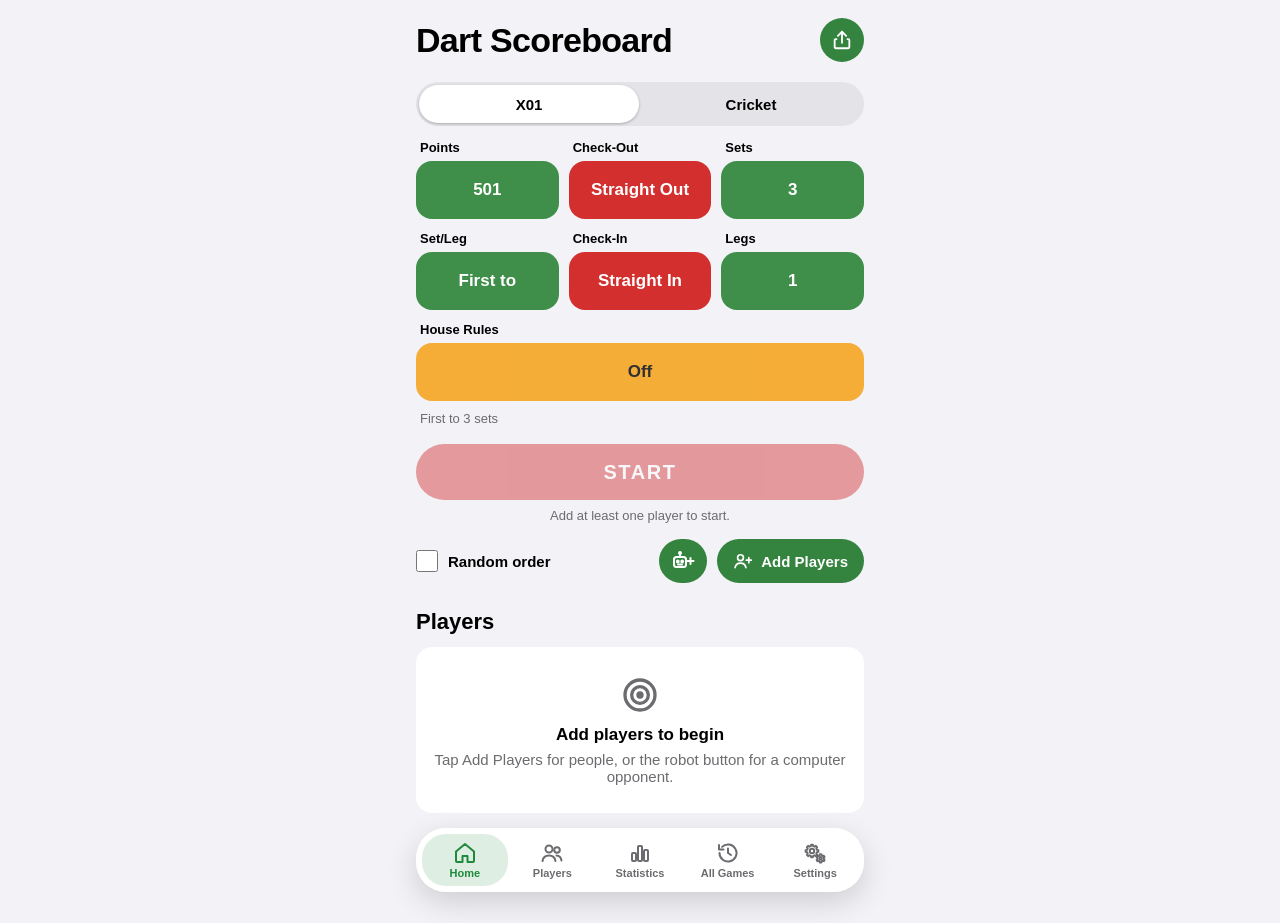
<file: index.html>
<!doctype html>
<html lang="en">
<head>
<meta charset="utf-8">
<meta name="viewport" content="width=device-width, initial-scale=1, viewport-fit=cover">
<meta name="theme-color" content="#000000">
<meta name="apple-mobile-web-app-capable" content="yes">
<meta name="mobile-web-app-capable" content="yes">
<meta name="apple-mobile-web-app-status-bar-style" content="black-translucent">
<meta name="apple-mobile-web-app-title" content="Darts">
<meta name="description" content="Darts scoreboard for X01 and Cricket with computer opponents, statistics and the One Bust, Low Score house rule.">
<link rel="apple-touch-icon" href="icon-180.png">
<link rel="icon" href="icon-192.png" sizes="192x192">
<link rel="manifest" href="manifest.webmanifest">
<title>Dart Scoreboard</title>
<style>
/* Layout: one centered phone column (max 480px), floating pill tab bar, full-screen game view.
   Dark-first palette from the brief; light variant for System/Light themes. */
:root {
  --page: #000; --header: #1c1c1e; --card: #2c2c2e; --card2: #3a3a3c; --text: #fff; --muted: #8e8e93;
  --sep: #3a3a3c; --key: #3a3a3c; --key-text: #fff; --box: #000; --box-text: #fff;
  --green: #4f9f5a; --green-btn: #3f9d4b; --red: #e53935; --amber: #f5a623; --on-amber: #1c1c1e;
  --bot: #ff9500; --accent: #30d158; --accent-soft: rgba(48, 209, 88, .18); --bar: #5ccb6b;
  --seg-bg: #1c1c1e; --seg-sel: #636366; --tab-bg: rgba(28, 28, 30, .94); --overlay: rgba(0, 0, 0, .6);
  --grid: rgba(255, 255, 255, .14); --danger: #ff6961; --on-color: #fff; --shadow: 0 10px 30px rgba(0, 0, 0, .5);
  --font: -apple-system, BlinkMacSystemFont, "SF Pro Text", "Segoe UI", Roboto, "Helvetica Neue", Arial, sans-serif;
  color-scheme: dark;
}
@media (prefers-color-scheme: light) {
  :root:not([data-theme="dark"]):not([data-app-theme="dark"]) {
    --page: #f2f2f7; --header: #fff; --card: #fff; --card2: #ececf1; --text: #000; --muted: #6c6c70;
    --sep: #d1d1d6; --key: #e5e5ea; --key-text: #000; --box: #1c1c1e; --box-text: #fff;
    --green: #3f8f4a; --green-btn: #34843f; --red: #d32f2f; --bot: #b35900; --accent: #1f8a3b;
    --accent-soft: rgba(31, 138, 59, .14); --bar: #2e9e48; --seg-bg: #e3e3e8; --seg-sel: #fff;
    --tab-bg: rgba(255, 255, 255, .95); --overlay: rgba(0, 0, 0, .35); --grid: rgba(0, 0, 0, .12);
    --danger: #c62828; --shadow: 0 10px 30px rgba(0, 0, 0, .15); color-scheme: light;
  }
}
:root[data-theme="light"]:not([data-app-theme="dark"]), :root[data-app-theme="light"] {
  --page: #f2f2f7; --header: #fff; --card: #fff; --card2: #ececf1; --text: #000; --muted: #6c6c70;
  --sep: #d1d1d6; --key: #e5e5ea; --key-text: #000; --box: #1c1c1e; --box-text: #fff;
  --green: #3f8f4a; --green-btn: #34843f; --red: #d32f2f; --bot: #b35900; --accent: #1f8a3b;
  --accent-soft: rgba(31, 138, 59, .14); --bar: #2e9e48; --seg-bg: #e3e3e8; --seg-sel: #fff;
  --tab-bg: rgba(255, 255, 255, .95); --overlay: rgba(0, 0, 0, .35); --grid: rgba(0, 0, 0, .12);
  --danger: #c62828; --shadow: 0 10px 30px rgba(0, 0, 0, .15); color-scheme: light;
}
:root[data-app-theme="dark"] { color-scheme: dark; }

/* Safe areas: installed on a phone (standalone), keep a small extra buffer
   clear of the camera notch and the home indicator. */
:root { --safe-t: env(safe-area-inset-top, 0px); --safe-b: env(safe-area-inset-bottom, 0px); }
@media (display-mode: standalone) {
  :root { --safe-t: calc(env(safe-area-inset-top, 0px) + 8px); --safe-b: calc(env(safe-area-inset-bottom, 0px) + 6px); }
  .notch-shim { display: block; }
}
.notch-shim { display: none; position: fixed; top: 0; left: 0; right: 0; height: var(--safe-t); background: #000; z-index: 45; pointer-events: none; }
html { height: 100%; box-sizing: border-box; background: var(--page); padding-top: var(--safe-t); }
*, *::before, *::after { box-sizing: border-box; }
body { min-height: 100%; margin: 0; background: var(--page); color: var(--text); font-family: var(--font); font-size: 15px;
  -webkit-font-smoothing: antialiased; -webkit-tap-highlight-color: transparent; }
button, input, select, textarea { font: inherit; color: inherit; }
button { cursor: pointer; border: 0; background: none; padding: 0; }
button:disabled { cursor: not-allowed; }
:focus-visible { outline: 3px solid var(--accent); outline-offset: 2px; }
.sr-only { position: absolute; width: 1px; height: 1px; overflow: hidden; clip: rect(0 0 0 0); white-space: nowrap; }
.bot-name { color: var(--bot) !important; }
.num { font-variant-numeric: tabular-nums; }
svg { display: block; }

/* ---------- app shell ---------- */
.app { max-width: 480px; margin: 0 auto; padding-inline: 16px; padding-block: 8px calc(110px + var(--safe-b)); }
.topbar { position: sticky; top: var(--safe-t); z-index: 5; display: grid; grid-template-columns: 44px 1fr 44px;
  align-items: center; min-height: 56px; margin-inline: -16px; padding-inline: 16px; background: var(--page); }
.topbar h1 { margin: 0; text-align: center; font-size: 17px; font-weight: 700; }
.home-head { display: flex; align-items: center; justify-content: space-between; gap: 12px; padding-block: 10px 14px; }
.home-head h1 { margin: 0; font-size: clamp(28px, 8.5vw, 34px); font-weight: 800; letter-spacing: -.02em; }
.circle-btn { width: 44px; height: 44px; border-radius: 50%; background: var(--green-btn); color: var(--on-color);
  display: grid; place-items: center; flex: none; }
.circle-btn svg { width: 22px; height: 22px; }
.icon-plain { width: 44px; height: 44px; display: grid; place-items: center; color: var(--muted); border-radius: 12px; flex: none; }
.icon-plain svg { width: 22px; height: 22px; }
.section-h { font-size: 22px; font-weight: 800; margin: 26px 0 12px; }

/* ---------- segmented ---------- */
.seg { display: flex; background: var(--seg-bg); border-radius: 999px; padding: 3px; gap: 2px; margin-block: 6px 14px; }
.seg button { flex: 1; min-height: 38px; border-radius: 999px; font-weight: 700; font-size: 15px; color: var(--text); }
.seg button[aria-pressed="true"] { background: var(--seg-sel); box-shadow: 0 1px 3px rgba(0, 0, 0, .25); }
.seg.small button { font-size: 13px; min-height: 34px; }

/* ---------- home tiles ---------- */
.tiles { display: grid; grid-template-columns: repeat(3, minmax(0, 1fr)); gap: 12px 10px; }
.tile-wrap { display: flex; flex-direction: column; gap: 6px; min-width: 0; }
.tile-wrap.full { grid-column: 1 / -1; }
.tile-wrap.span2 { grid-column: span 2; }
.tile-label { font-size: 13px; font-weight: 700; color: var(--text); padding-left: 4px; }
.tile { min-height: 58px; border-radius: 16px; color: var(--on-color); font-weight: 800; font-size: 17px; line-height: 1.15;
  padding: 6px 8px; display: grid; place-items: center; text-align: center; overflow-wrap: anywhere; }
.tile.green { background: var(--green); }
.tile.red { background: var(--red); }
.tile.amber { background: var(--amber); color: var(--on-amber); }
.tile.off { opacity: .9; }
.format-note { color: var(--muted); font-size: 13px; margin: 10px 4px 0; }
.btn-start { width: 100%; min-height: 56px; margin-top: 18px; border-radius: 999px; background: var(--red); color: var(--on-color);
  font-size: 20px; font-weight: 800; letter-spacing: .08em; }
.btn-start:disabled { opacity: .45; }
.hint { color: var(--muted); font-size: 13px; text-align: center; margin: 8px 0 0; }
.home-actions { display: flex; align-items: center; gap: 10px; margin-top: 16px; }
.check { display: flex; align-items: center; gap: 10px; min-height: 44px; font-weight: 700; flex: 1; min-width: 0; cursor: pointer; }
.check input { width: 22px; height: 22px; accent-color: var(--accent); flex: none; margin: 0; }
.pill-btn { min-height: 44px; padding: 0 16px; border-radius: 999px; display: inline-flex; align-items: center; gap: 8px; font-weight: 700;
  background: var(--card); color: var(--text); white-space: nowrap; }
.pill-btn.green { background: var(--green-btn); color: var(--on-color); }
.pill-btn.red { background: var(--red); color: var(--on-color); }
.pill-btn.amber { background: var(--amber); color: var(--on-amber); }
.pill-btn svg { width: 20px; height: 20px; flex: none; }
.sq-btn { width: 48px; height: 44px; border-radius: 999px; background: var(--green-btn); color: var(--on-color); display: grid; place-items: center; flex: none; }
.sq-btn svg { width: 24px; height: 24px; }
.resume-card { display: flex; align-items: center; gap: 12px; background: var(--card); border-radius: 16px; padding: 12px 14px; margin-bottom: 14px; }
.resume-card > div { flex: 1; min-width: 0; }
.resume-card strong { display: block; }
.resume-card span { color: var(--muted); font-size: 13px; }

/* ---------- lists ---------- */
.list { list-style: none; margin: 0; padding: 0; display: flex; flex-direction: column; gap: 8px; }
.row { display: flex; align-items: center; gap: 8px; min-height: 56px; padding: 4px 4px 4px 12px; background: var(--card); border-radius: 14px;
  position: relative; touch-action: pan-y; }
.row.dragging { z-index: 3; box-shadow: var(--shadow); transition: none; opacity: .95; }
.row.shift { transition: transform .15s ease; }
.row .dart-ic { width: 26px; height: 26px; color: var(--muted); flex: none; }
.row .dart-ic.on { color: var(--accent); }
.row-main { flex: 1; min-width: 0; display: flex; flex-direction: column; justify-content: center; text-align: left; min-height: 48px; }
.row-name { font-weight: 800; font-size: 17px; overflow: hidden; text-overflow: ellipsis; white-space: nowrap; }
.row-sub { color: var(--muted); font-size: 13px; overflow: hidden; text-overflow: ellipsis; white-space: nowrap; }
.drag-handle { width: 44px; height: 44px; display: grid; place-items: center; color: var(--muted); touch-action: none; cursor: grab; flex: none; border-radius: 10px; }
.drag-handle svg { width: 22px; height: 22px; }
.empty { text-align: center; color: var(--muted); background: var(--card); border-radius: 16px; padding: 28px 18px; }
.empty strong { display: block; color: var(--text); font-size: 17px; margin-bottom: 6px; }
.empty svg { width: 40px; height: 40px; margin: 0 auto 10px; color: var(--muted); }

/* ---------- tab bar ---------- */
.tabbar { position: fixed; left: 50%; transform: translateX(-50%); bottom: calc(8px + var(--safe-b)); z-index: 20;
  width: min(448px, calc(100% - 24px)); display: grid; grid-template-columns: repeat(5, 1fr); gap: 2px; padding: 6px;
  background: var(--tab-bg); border-radius: 30px; box-shadow: var(--shadow); backdrop-filter: blur(16px); -webkit-backdrop-filter: blur(16px); }
.tab { display: flex; flex-direction: column; align-items: center; justify-content: center; gap: 2px; min-height: 52px; border-radius: 24px;
  color: var(--muted); font-size: 11px; font-weight: 700; }
.tab svg { width: 24px; height: 24px; }
.tab[aria-current="page"] { color: var(--accent); background: var(--accent-soft); }
.tab span { white-space: nowrap; }

/* ---------- tables ---------- */
.stat-h { text-align: center; font-size: 22px; font-weight: 800; margin: 28px 0 10px; }
.stat-h .info-btn { display: inline-grid; vertical-align: middle; width: 30px; height: 30px; margin-left: 4px; color: var(--muted); place-items: center; }
.stat-h .info-btn svg { width: 20px; height: 20px; }
.table-wrap { overflow-x: auto; border-radius: 12px; }
table.stat { width: 100%; border-collapse: collapse; font-size: 15px; table-layout: fixed; }
table.stat th { background: var(--header); color: var(--muted); font-weight: 600; font-size: 13px; padding: 10px 4px; text-align: center; }
table.stat th:first-child { text-align: left; padding-left: 10px; width: 34%; }
table.stat td { padding: 11px 4px; text-align: center; font-weight: 700; font-variant-numeric: tabular-nums; }
table.stat td:first-child { text-align: left; padding-left: 10px; white-space: nowrap; overflow: hidden; text-overflow: ellipsis; }
table.stat tbody tr:nth-child(odd) { background: var(--card); }
table.stat tbody tr:nth-child(even) { background: var(--card2); }
.pidx { color: var(--muted); font-size: 12px; font-weight: 600; margin-right: 4px; }
.no-data { background: var(--card); border-radius: 12px; padding: 18px; text-align: center; color: var(--muted); }
.popover { background: var(--card2); border-radius: 12px; padding: 12px 14px; color: var(--text); font-size: 13px; line-height: 1.45; margin: 0 0 10px; }
.chart-card { background: var(--card); border-radius: 14px; padding: 12px 8px 8px; margin-bottom: 12px; }
.chart-card h3 { margin: 0 0 6px 6px; font-size: 16px; font-weight: 800; }
.chart-scroll { overflow-x: auto; }
.chart-scroll svg text { font-family: var(--font); }

/* ---------- games ---------- */
.filters { display: flex; gap: 10px; align-items: center; margin-bottom: 14px; }
.filters .seg { flex: 1; margin: 0; }
.select { min-height: 40px; border-radius: 12px; background: var(--card); border: 0; padding: 0 10px; max-width: 45%; }
.game-item { background: var(--card); border-radius: 16px; overflow: hidden; }
.gi-main { display: block; width: 100%; text-align: left; padding: 12px 14px 8px; }
.gi-top { display: flex; flex-wrap: wrap; align-items: center; gap: 6px; font-size: 13px; color: var(--muted); }
.chip { display: inline-block; font-size: 12px; font-weight: 800; padding: 3px 8px; border-radius: 999px; background: var(--card2); color: var(--text); }
.chip.amber { background: var(--amber); color: var(--on-amber); }
.chip.green { background: var(--accent-soft); color: var(--accent); }
.chip.muted { color: var(--muted); }
.gi-settings { font-weight: 700; margin-top: 6px; }
.gi-players { color: var(--muted); font-size: 14px; margin-top: 2px; }
.gi-result { margin-top: 6px; font-weight: 700; display: flex; align-items: center; gap: 6px; }
.gi-result svg { width: 18px; height: 18px; color: var(--amber); }
.gi-actions { display: flex; justify-content: flex-end; gap: 6px; padding: 0 8px 8px; }

/* ---------- settings ---------- */
.group { background: var(--card); border-radius: 14px; overflow: hidden; margin-bottom: 18px; }
.group-title { color: var(--muted); font-size: 13px; font-weight: 700; text-transform: uppercase; letter-spacing: .06em; margin: 20px 6px 8px; }
.srow { display: flex; align-items: center; gap: 12px; min-height: 52px; padding: 6px 14px; width: 100%; text-align: left; }
.srow + .srow { border-top: 1px solid var(--sep); }
.srow .grow { flex: 1; min-width: 0; }
.srow .grow small { display: block; color: var(--muted); font-size: 12px; }
.srow.danger { color: var(--danger); font-weight: 700; }
.switch { position: relative; width: 51px; height: 31px; flex: none; }
.switch input { position: absolute; inset: 0; opacity: 0; margin: 0; cursor: pointer; z-index: 1; }
.switch span { position: absolute; inset: 0; border-radius: 999px; background: var(--card2); transition: background .15s; }
.switch span::after { content: ""; position: absolute; width: 27px; height: 27px; top: 2px; left: 2px; border-radius: 50%; background: #fff;
  box-shadow: 0 1px 3px rgba(0, 0, 0, .35); transition: transform .15s; }
.switch input:checked + span { background: var(--accent); }
.switch input:checked + span::after { transform: translateX(20px); }
.switch input:focus-visible + span { outline: 3px solid var(--accent); outline-offset: 2px; }
.switch.amber input:checked + span { background: var(--amber); }

/* ---------- sheets and dialogs ---------- */
.overlay { position: fixed; inset: 0; z-index: 50; background: var(--overlay); display: flex; align-items: flex-end; justify-content: center; }
.sheet { width: 100%; max-width: 480px; max-height: 88vh; max-height: 88dvh; overflow-y: auto; background: var(--header); border-radius: 22px 22px 0 0;
  padding: 8px 16px calc(18px + var(--safe-b)); box-shadow: var(--shadow); animation: up .18s ease-out; }
@keyframes up { from { transform: translateY(24px); opacity: .6; } to { transform: none; opacity: 1; } }
@media (prefers-reduced-motion: reduce) { .sheet, .toast { animation: none !important; } .row.shift, .switch span, .switch span::after { transition: none; } }
.grabber { width: 38px; height: 5px; border-radius: 3px; background: var(--card2); margin: 2px auto 8px; }
.sheet-head { display: flex; align-items: center; gap: 8px; margin-bottom: 10px; }
.sheet-head h2 { flex: 1; margin: 0; font-size: 20px; font-weight: 800; }
.sheet p { line-height: 1.45; }
.opt-grid { display: grid; grid-template-columns: repeat(3, minmax(0, 1fr)); gap: 8px; }
.opt-grid.cols7 { grid-template-columns: repeat(7, minmax(0, 1fr)); }
.opt { min-height: 48px; border-radius: 12px; background: var(--card); font-weight: 800; font-size: 16px; padding: 4px; }
.opt[aria-pressed="true"] { background: var(--green); color: var(--on-color); }
.opt.red[aria-pressed="true"] { background: var(--red); }
.opt:disabled { opacity: .3; }
.opt-list { display: flex; flex-direction: column; gap: 8px; }
.opt-list .opt { text-align: left; padding: 10px 14px; }
.opt-list .opt small { display: block; font-weight: 500; color: inherit; opacity: .75; font-size: 13px; margin-top: 2px; }
.field { display: flex; flex-direction: column; gap: 6px; margin-block: 12px; }
.field label, .field .lbl { font-size: 13px; font-weight: 700; color: var(--muted); }
.input { min-height: 46px; border-radius: 12px; border: 1px solid var(--sep); background: var(--card); padding: 0 12px; width: 100%; }
textarea.input { padding: 10px 12px; min-height: 140px; font-family: ui-monospace, Menlo, Consolas, monospace; font-size: 12px; }
.inline { display: flex; gap: 8px; align-items: center; }
.inline .input { flex: 1; min-width: 0; }
.btn-row { display: flex; gap: 10px; margin-top: 16px; }
.btn-row > * { flex: 1; justify-content: center; }
.stepper { display: flex; align-items: center; gap: 10px; }
.stepper button { width: 44px; height: 44px; border-radius: 12px; background: var(--card); font-size: 22px; font-weight: 800; }
.stepper output { min-width: 28px; text-align: center; font-weight: 800; font-size: 20px; }
.rule-list { margin: 8px 0; padding-left: 20px; color: var(--text); font-size: 14px; line-height: 1.5; }
.rule-list li + li { margin-top: 4px; }
.dialog-wrap { position: fixed; inset: 0; z-index: 60; background: var(--overlay); display: grid; place-items: center; padding: 16px; }
.dialog { width: 100%; max-width: 360px; background: var(--header); border-radius: 18px; padding: 20px; box-shadow: var(--shadow); }
.dialog h2 { margin: 0 0 8px; font-size: 19px; }
.dialog p { margin: 0; color: var(--muted); line-height: 1.45; }
.dialog .btn-row { flex-wrap: wrap; }
.toast-root { position: fixed; left: 0; right: 0; top: calc(64px + var(--safe-t)); z-index: 80; display: flex; flex-direction: column; align-items: center; gap: 6px; pointer-events: none; padding-inline: 16px; }
.toast { background: var(--card2); color: var(--text); border-radius: 14px; padding: 11px 16px; font-weight: 700; box-shadow: var(--shadow); max-width: 440px; text-align: center; animation: up .2s ease-out; }
.toast.amber { background: var(--amber); color: var(--on-amber); }
.toast.red { background: var(--red); color: var(--on-color); }
.test-row { display: flex; gap: 10px; padding: 8px 0; border-bottom: 1px solid var(--sep); font-size: 14px; }
.test-row b { flex: none; width: 44px; }
.test-row .ok { color: var(--accent); }
.test-row .bad { color: var(--danger); }
.test-row small { display: block; color: var(--muted); }

/* ---------- game screen ---------- */
.game { position: fixed; inset: 0; z-index: 30; background: var(--page); padding-top: var(--safe-t); padding-bottom: var(--safe-b); }
.game-inner { max-width: 480px; height: 100%; margin: 0 auto; display: flex; flex-direction: column; }
.game-top { display: grid; grid-template-columns: 44px 1fr 44px; align-items: center; padding: 4px 8px; min-height: 50px; }
.game-title { text-align: center; line-height: 1.2; min-width: 0; }
.game-title strong { display: block; font-size: 15px; }
.game-title span { color: var(--muted); font-size: 12px; }
.banner { margin: 0 12px 6px; border-radius: 14px; background: var(--amber); color: var(--on-amber); padding: 8px 12px; font-weight: 800; }
.banner .tracker { display: flex; flex-wrap: wrap; gap: 6px; margin-top: 6px; font-size: 12px; }
.banner .tracker span { border-radius: 999px; padding: 2px 8px; border: 1.5px solid currentColor; }
.banner .tracker span.done { opacity: .5; text-decoration: line-through; }
.banner .tracker span.now { background: var(--on-amber); color: var(--amber); border-color: var(--on-amber); }
.cards { flex: 1; overflow-y: auto; padding: 2px 12px 8px; display: flex; flex-direction: column; gap: 8px; min-height: 0; }
.pcard { position: relative; background: var(--card); border-radius: 18px; padding: 12px 12px 12px 18px; display: grid;
  grid-template-columns: minmax(0, 1.1fr) auto minmax(0, .95fr); gap: 10px; align-items: center; overflow: hidden; }
.pcard.active::before { content: ""; position: absolute; left: 0; top: 0; bottom: 0; width: 7px; background: var(--accent); }
.pc-left { min-width: 0; }
.pc-score { font-size: clamp(42px, 13vw, 62px); font-weight: 800; line-height: 1; font-variant-numeric: tabular-nums; letter-spacing: -.02em; }
.pc-name { color: var(--muted); font-weight: 700; font-size: 15px; margin-top: 4px; display: flex; align-items: center; gap: 4px; min-width: 0; }
.pc-name span.nm { overflow: hidden; text-overflow: ellipsis; white-space: nowrap; }
.pc-name svg { width: 16px; height: 16px; flex: none; color: var(--accent); }
.pc-hr { display: flex; align-items: center; gap: 6px; margin-top: 4px; font-size: 12px; color: var(--muted); font-weight: 700; flex-wrap: wrap; }
.pip { width: 9px; height: 9px; border-radius: 50%; border: 1.5px solid var(--amber); display: inline-block; }
.pip.on { background: var(--amber); }
.lock-tag { display: inline-flex; align-items: center; gap: 3px; color: var(--amber); font-weight: 800; }
.lock-tag svg { width: 14px; height: 14px; }
.pc-mid { display: flex; flex-direction: column; align-items: center; gap: 6px; }
.boxes { display: flex; gap: 5px; }
.dbox { width: 40px; height: 40px; border-radius: 9px; background: var(--box); color: var(--box-text); display: grid; place-items: center; font-weight: 800; font-size: 14px; }
.dbox.dim { opacity: .55; }
.boxes.bust .dbox { box-shadow: inset 0 0 0 2px var(--red); }
.tbox { height: 40px; min-width: 130px; border-radius: 9px; background: var(--box); color: var(--box-text); display: grid; place-items: center; font-weight: 800; font-size: 13px; }
.pc-total { font-weight: 800; color: var(--muted); font-size: 16px; min-height: 20px; font-variant-numeric: tabular-nums; }
.pc-total.bust { color: var(--danger); }
.pc-right { font-size: 14px; display: flex; flex-direction: column; gap: 6px; align-items: flex-start; min-width: 0; }
.pc-right .lbl { color: var(--muted); font-weight: 600; }
.pc-right b { font-weight: 800; font-variant-numeric: tabular-nums; }
.pc-right .kv { display: flex; align-items: center; gap: 5px; white-space: nowrap; }
.pc-right svg { width: 16px; height: 16px; color: var(--muted); }
.pcard.compact { grid-template-columns: minmax(0, 1fr) auto auto; padding: 8px 12px 8px 18px; border-radius: 14px; }
.pcard.compact .pc-score { font-size: 30px; }
.pcard.compact .pc-name { margin-top: 0; font-size: 13px; }
.pcard.compact .dbox { width: 28px; height: 28px; font-size: 11px; border-radius: 7px; }
.pcard.compact .tbox { height: 28px; min-width: 80px; }
.pcard.compact .pc-total { font-size: 13px; min-height: 0; }
.pcard.compact .pc-right { font-size: 12px; gap: 2px; }
.pcard.compact .pc-mid { gap: 2px; }
.pcard.winner { box-shadow: inset 0 0 0 2px var(--accent); }

.cboard { background: var(--card); border-radius: 18px; overflow: hidden; }
.crow { display: grid; grid-template-columns: 58px repeat(var(--cols), minmax(0, 1fr)); align-items: center; min-height: 38px; }
.crow + .crow { border-top: 1px solid var(--sep); }
.crow.head { align-items: stretch; background: var(--header); }
.crow.dead { opacity: .35; }
.cnum { font-weight: 800; text-align: center; font-size: 17px; }
.cmark { display: grid; place-items: center; color: var(--text); }
.cmark svg { width: 26px; height: 26px; }
.cplayer { padding: 8px 4px; text-align: center; min-width: 0; border-top: 4px solid transparent; }
.cplayer.active { border-top-color: var(--accent); background: var(--accent-soft); }
.cplayer .nm { font-weight: 800; font-size: 13px; overflow: hidden; text-overflow: ellipsis; white-space: nowrap; display: flex; justify-content: center; align-items: center; gap: 3px; }
.cplayer .nm svg { width: 13px; height: 13px; color: var(--accent); flex: none; }
.cplayer .pts { font-size: 26px; font-weight: 800; font-variant-numeric: tabular-nums; line-height: 1.1; }
.cplayer .sub { font-size: 11px; color: var(--muted); font-weight: 700; }
.turn-strip { display: flex; align-items: center; gap: 10px; margin: 0 12px 6px; padding: 8px 12px; background: var(--card); border-radius: 14px; }
.turn-strip .who { flex: 1; min-width: 0; font-weight: 800; overflow: hidden; text-overflow: ellipsis; white-space: nowrap; }

.input-panel { padding: 6px 12px 8px; background: var(--page); border-top: 1px solid var(--sep); display: flex; flex-direction: column; gap: 6px; }
.suggest { min-height: 22px; text-align: center; font-weight: 800; color: var(--accent); font-size: 15px; }
.suggest.muted { color: var(--muted); font-weight: 700; }
.suggest.amber { color: var(--amber); }
.mult { display: grid; grid-template-columns: repeat(3, 1fr); gap: 6px; }
.mult button { min-height: 40px; border-radius: 10px; background: var(--key); color: var(--key-text); font-weight: 800; }
.mult button[aria-pressed="true"] { background: var(--accent); color: #000; }
.mult button.triple[aria-pressed="true"] { background: var(--red); color: #fff; }
.pad { display: grid; grid-template-columns: repeat(7, minmax(0, 1fr)); gap: 6px; }
.pad.cricket { grid-template-columns: repeat(3, minmax(0, 1fr)); }
.pad.keypad { grid-template-columns: repeat(3, minmax(0, 1fr)); }
.key { min-height: 44px; border-radius: 10px; background: var(--key); color: var(--key-text); font-weight: 800; font-size: 17px; font-variant-numeric: tabular-nums; }
.key:active:not(:disabled) { transform: scale(.96); }
.key:disabled { opacity: .35; }
.key.span2 { grid-column: span 2; }
.key.span3 { grid-column: span 3; }
.key.green { background: var(--green-btn); color: var(--on-color); }
.key.miss { color: var(--danger); }
.total-display { text-align: center; font-size: 32px; font-weight: 800; min-height: 42px; font-variant-numeric: tabular-nums; background: var(--card); border-radius: 12px; }
.total-display.placeholder { color: var(--muted); font-size: 16px; display: grid; place-items: center; }
.actions { display: grid; grid-auto-flow: column; grid-auto-columns: 1fr; gap: 6px; }
.actions button { min-height: 44px; border-radius: 12px; background: var(--card); font-weight: 800; display: flex; align-items: center; justify-content: center; gap: 6px; font-size: 14px; }
.actions button svg { width: 18px; height: 18px; }
.actions .lock { background: var(--amber); color: var(--on-amber); }
.actions .more { max-width: 56px; justify-self: end; width: 100%; }
.actions button:disabled { opacity: .4; }
.bot-note { text-align: center; color: var(--muted); font-weight: 700; padding: 8px; background: var(--card); border-radius: 12px; }

/* ---------- match detail ---------- */
.card { background: var(--card); border-radius: 16px; padding: 14px; margin-bottom: 12px; }
.leg-line { display: flex; gap: 10px; padding: 10px 0; border-top: 1px solid var(--sep); font-size: 14px; }
.leg-line:first-child { border-top: 0; }
.leg-line .lno { color: var(--muted); font-weight: 700; flex: none; width: 70px; }
details.turns { background: var(--card); border-radius: 14px; margin-bottom: 10px; overflow: hidden; }
details.turns summary { padding: 12px 14px; font-weight: 800; cursor: pointer; min-height: 44px; }
.trow { display: grid; grid-template-columns: minmax(0, 1fr) auto auto 44px; gap: 8px; align-items: center; padding: 4px 6px 4px 14px; border-top: 1px solid var(--sep); font-size: 14px; }
.trow .tn { font-weight: 700; overflow: hidden; text-overflow: ellipsis; white-space: nowrap; }
.trow .td { color: var(--muted); font-variant-numeric: tabular-nums; white-space: nowrap; }
.trow .ts { font-weight: 800; text-align: right; font-variant-numeric: tabular-nums; white-space: nowrap; }
.flag { font-size: 11px; font-weight: 800; border-radius: 6px; padding: 1px 5px; margin-left: 4px; }
.flag.bust { background: var(--red); color: #fff; }
.flag.lock { background: var(--amber); color: var(--on-amber); }
.flag.final { background: var(--card2); }
.flag.co { background: var(--accent-soft); color: var(--accent); }
.cards > * { flex: none; }
@media (max-height: 740px) {
  .key { min-height: 38px; font-size: 16px; }
  .mult button { min-height: 34px; }
  .actions button { min-height: 40px; }
  .pad { gap: 5px; }
  .input-panel { gap: 5px; padding-block: 4px 6px; }
  .suggest { min-height: 18px; font-size: 14px; }
  .game-top { min-height: 44px; }
}
@media (max-width: 360px) {
  .actions button:not(.more) svg { display: none; }
  .actions button { font-size: 13px; }
  .game-title span { font-size: 11px; }
}
.counters { display: flex; flex-wrap: wrap; gap: 2px 10px; }
@media (max-width: 400px) {
  .pcard { gap: 8px; padding-left: 16px; grid-template-columns: minmax(0, 1fr) auto minmax(0, .9fr); }
  .pc-score { font-size: 44px; }
  .dbox { width: 32px; height: 32px; font-size: 12px; border-radius: 7px; }
  .boxes { gap: 4px; }
  .tbox { min-width: 104px; height: 32px; }
  .pc-right { font-size: 13px; }
  .pcard.compact .pc-score { font-size: 26px; }
  .pcard.compact .kv-darts { display: none; }
  .pcard.compact .dbox { width: 24px; height: 24px; font-size: 10px; }
  .pcard.compact .tbox { min-width: 70px; height: 24px; }
}
.pc-score.d4 { font-size: clamp(32px, 9vw, 46px); }
@media (max-width: 360px) {
  .pc-score { font-size: 36px; }
  .pc-score.d4 { font-size: 28px; }
  .pcard { grid-template-columns: minmax(0, 1fr) auto minmax(0, .8fr); gap: 6px; padding-right: 8px; }
}
.saved-note { display: flex; align-items: center; justify-content: center; flex-wrap: wrap; gap: 6px; color: var(--muted); font-size: 13px; font-weight: 600; margin: 12px 0 0; }
.saved-note svg { width: 16px; height: 16px; color: var(--accent); }
.link-btn { color: var(--accent); font-weight: 800; min-height: 32px; text-decoration: underline; text-underline-offset: 3px; }
button, .key { touch-action: manipulation; }
.game { -webkit-user-select: none; user-select: none; -webkit-touch-callout: none; }

</style>
</head>
<body>
<div class="notch-shim" aria-hidden="true"></div>
<div id="screen-root"></div>
<div id="sheet-root"></div>
<div id="dialog-root"></div>
<div id="toast-root" class="toast-root" aria-live="polite"></div>
<script>
/* ==========================================================================
   DART SCOREBOARD: PURE LOGIC (no DOM access in this section)
   --------------------------------------------------------------------------
   PLAN
   Data model: store raw input, derive everything else.
     Match  = { id, createdAt, updatedAt, endedAt, status, mode, settings,
                players[{id,name,isBot,skill}], legs[{ events[] }], winnerId }
     Event  = {t:'d',s,m} one dart | {t:'tot',v,n} turn total | {t:'end'} end
              turn early | {t:'lock'} house rule Lock In.
     replayMatch(match) rebuilds every derived field (turn log per leg, leg
     winners, result type, locks, final scores, set and leg counts, live
     state) from the raw events. Undo pops the last event, Edit replaces the
     events of one turn, and both simply replay. Autosave stores only raw
     events (compact strings) so history stays small.
   Actions: dart, total, end, lock, undo, editTurn, restartLeg.
   House rule state machine per leg:
     normal play -> (manual Lock In | bust beyond allowance = auto-lock)
     -> final round (each other seat once, in seat order after the locker)
     -> resolution (lowest remaining; ties to locker, then earlier thrower).
     A valid checkout ends the leg at any moment, including the final round.
   Stat formulas (pure, (matches, filter) -> numbers, zero-safe):
     3-dart average = points / darts * 3. First-9 = first three turns of each
     leg, points / darts * 3. Double % and Triple % = hits / tracked darts.
     Checkout % = checkouts / darts thrown while one dart could finish.
     MPR = marks / darts * 3.
   ========================================================================== */
const DL = (() => {
  'use strict';

  /* ---------- constants ---------- */
  const APP_VERSION = '1.0.0';
  const BOARD_ORDER = [20, 1, 18, 4, 13, 6, 10, 15, 2, 17, 3, 19, 7, 16, 8, 11, 14, 9, 12, 5];
  // Regulation board radii in millimetres.
  const RINGS = { innerBull: 6.35, outerBull: 15.9, tripleIn: 99, tripleOut: 107, doubleIn: 162, doubleOut: 170 };
  const X01_POINTS = [101, 201, 301, 401, 501, 601, 701, 801, 901, 1001];
  const IMPOSSIBLE_CHECKOUTS = [169, 168, 166, 165, 163, 162, 159];
  const SKILL_NAMES = ['', 'Beginner', 'Amateur', 'Intermediate', 'Advanced', 'Pro'];
  const SKILL_TARGET_AVG = [0, 25, 40, 55, 70, 90];
  // Gaussian spread (mm, per axis) calibrated by simulation to the averages above.
  const SKILL_SIGMA = [0, 35, 22, 15.4, 11.2, 7.6];
  const CRICKET_DEFAULT = [20, 19, 18, 17, 16, 15, 25];

  /* ---------- darts ---------- */
  function dartValue(s, m) {
    if (!s || !m) return 0;
    if (s === 25) return m === 2 ? 50 : 25;
    return s * m;
  }
  function validDart(d) {
    if (!d || typeof d.s !== 'number' || typeof d.m !== 'number') return false;
    if (d.s === 0) return d.m === 0;
    if (d.s === 25) return d.m === 1 || d.m === 2;
    return Number.isInteger(d.s) && d.s >= 1 && d.s <= 20 && (d.m === 1 || d.m === 2 || d.m === 3);
  }
  const isDoubleDart = (d) => !!d && d.s > 0 && d.m === 2;
  const isTripleDart = (d) => !!d && d.s > 0 && d.m === 3;
  function dartLabel(d) {
    if (!d) return '';
    if (d.total) return '·';
    if (!d.s) return 'M';
    if (d.s === 25) return d.m === 2 ? 'Bull' : '25';
    return (d.m === 2 ? 'D' : d.m === 3 ? 'T' : '') + d.s;
  }
  function parseDartLabel(str) {
    if (str === 'Bull') return { s: 25, m: 2 };
    if (str === '25') return { s: 25, m: 1 };
    if (str === 'M') return { s: 0, m: 0 };
    const m = str[0] === 'T' ? 3 : str[0] === 'D' ? 2 : 1;
    const s = parseInt(/^[SDT]/.test(str) ? str.slice(1) : str, 10);
    return { s, m };
  }

  const ALL_DARTS = (() => {
    const a = [];
    for (let s = 1; s <= 20; s++) a.push({ s, m: 1 }, { s, m: 2 }, { s, m: 3 });
    a.push({ s: 25, m: 1 }, { s: 25, m: 2 });
    return a;
  })();

  const POSSIBLE_TOTALS = (() => {
    const vals = [0, ...new Set(ALL_DARTS.map((d) => dartValue(d.s, d.m)))];
    const set = new Set();
    for (const a of vals) for (const b of vals) for (const c of vals) set.add(a + b + c);
    return set;
  })();
  const isPossibleTotal = (v) => Number.isInteger(v) && v >= 0 && v <= 180 && POSSIBLE_TOTALS.has(v);

  const neededWins = (format, n) => (format === 'bestOf' ? Math.ceil(n / 2) : n);

  /* ---------- checkout routes ---------- */
  function finishOk(d, rule) {
    if (!d || !d.s) return false;
    if (rule === 'straight') return true;
    if (rule === 'double') return d.m === 2;
    return d.m === 2 || d.m === 3; // master
  }
  function setupCost(d) {
    if (d.m === 3) {
      const t = { 20: 0, 19: 1, 18: 2, 17: 3, 16: 3.5, 15: 4, 14: 4.5, 13: 5, 12: 5.5, 11: 6, 10: 6.5 };
      return t[d.s] !== undefined ? t[d.s] : 7 + (10 - d.s) * 0.2;
    }
    if (d.m === 1) {
      if (d.s === 25) return 5;
      return 4 + (20 - d.s) * 0.15;
    }
    if (d.s === 25) return 6;
    return 9 + (20 - d.s) * 0.1;
  }
  const DOUBLE_PREF = { 20: 0, 16: 0.5, 8: 2, 18: 2, 12: 3, 10: 3, 4: 4, 14: 5, 6: 5, 2: 6, 25: 6, 19: 7, 17: 7, 15: 7, 13: 8, 11: 8, 9: 8, 7: 9, 5: 9, 3: 10, 1: 12 };
  function finishCost(d, rule) {
    if (d.m === 2) return DOUBLE_PREF[d.s];
    if (rule === 'master') return 3 + setupCost(d);
    return setupCost(d);
  }
  const FINISH_BY_VALUE = {};
  for (const rule of ['straight', 'double', 'master']) {
    const map = new Map();
    for (const d of ALL_DARTS) {
      if (!finishOk(d, rule)) continue;
      const v = dartValue(d.s, d.m);
      if (!map.has(v)) map.set(v, []);
      map.get(v).push(d);
    }
    FINISH_BY_VALUE[rule] = map;
  }
  const routeMemo = new Map();
  // Fewest darts first, then the most conventional route by cost.
  function searchRoute(rem, rule, maxDarts) {
    const key = rem + '|' + rule + '|' + maxDarts;
    if (routeMemo.has(key)) return routeMemo.get(key);
    let best = null;
    if (rem >= 1 && rem <= 180 && !(rule !== 'straight' && rem < 2)) {
      const fin = FINISH_BY_VALUE[rule];
      for (let k = 1; k <= maxDarts && !best; k++) {
        let bestCost = Infinity;
        const consider = (route, cost) => { if (cost < bestCost) { bestCost = cost; best = route; } };
        if (k === 1) {
          for (const f of fin.get(rem) || []) consider([f], finishCost(f, rule));
        } else if (k === 2) {
          for (const a of ALL_DARTS) {
            const need = rem - dartValue(a.s, a.m);
            if (need < 1) continue;
            for (const f of fin.get(need) || []) consider([a, f], (a.m === 3 ? 2 : 1) * setupCost(a) + finishCost(f, rule));
          }
        } else {
          for (const a of ALL_DARTS) {
            const va = dartValue(a.s, a.m);
            for (const b of ALL_DARTS) {
              const vb = dartValue(b.s, b.m);
              const need = rem - va - vb;
              if (need < 1) continue;
              for (const f of fin.get(need) || []) {
                consider([a, b, f], (a.m === 3 ? 2 : 1) * setupCost(a) + setupCost(b) + finishCost(f, rule) + (vb > va ? 0.05 : 0));
              }
            }
          }
        }
      }
    }
    routeMemo.set(key, best);
    return best;
  }
  const routeString = (route) => route.map(dartLabel).join(' ');

  // Standard Double Out routes (three darts available), 2 to 170.
  // prettier-ignore
  const CHECKOUT_TABLE = {
    170:'T20 T20 Bull', 167:'T20 T19 Bull', 164:'T20 T18 Bull', 161:'T20 T17 Bull', 160:'T20 T20 D20',
    158:'T20 T20 D19', 157:'T20 T19 D20', 156:'T20 T20 D18', 155:'T20 T19 D19', 154:'T20 T18 D20',
    153:'T20 T19 D18', 152:'T20 T20 D16', 151:'T20 T17 D20', 150:'T20 T18 D18', 149:'T20 T19 D16',
    148:'T20 T16 D20', 147:'T20 T17 D18', 146:'T20 T18 D16', 145:'T20 T15 D20', 144:'T20 T20 D12',
    143:'T20 T17 D16', 142:'T20 T14 D20', 141:'T20 T19 D12', 140:'T20 T20 D10', 139:'T20 T13 D20',
    138:'T20 T18 D12', 137:'T20 T19 D10', 136:'T20 T20 D8', 135:'T20 T17 D12', 134:'T20 T14 D16',
    133:'T20 T19 D8', 132:'T20 T20 D6', 131:'T20 T13 D16', 130:'T20 T18 D8', 129:'T20 T19 D6',
    128:'T20 T20 D4', 127:'T20 T17 D8', 126:'T20 T18 D6', 125:'T20 T19 D4', 124:'T20 T16 D8',
    123:'T20 T13 D12', 122:'T20 T18 D4', 121:'T20 T15 D8', 120:'T20 20 D20', 119:'T20 19 D20',
    118:'T20 18 D20', 117:'T20 17 D20', 116:'T20 16 D20', 115:'T20 15 D20', 114:'T20 14 D20', 113:'T20 13 D20',
    112:'T20 20 D16', 111:'T20 19 D16', 110:'T20 Bull', 109:'T20 17 D16', 108:'T20 16 D16', 107:'T19 Bull',
    106:'T20 14 D16', 105:'T20 13 D16', 104:'T18 Bull', 103:'T20 11 D16', 102:'T20 10 D16', 101:'T17 Bull',
    100:'T20 D20', 99:'T20 7 D16', 98:'T20 D19', 97:'T19 D20', 96:'T20 D18', 95:'T19 D19', 94:'T18 D20',
    93:'T19 D18', 92:'T20 D16', 91:'T17 D20', 90:'T18 D18', 89:'T19 D16', 88:'T20 D14', 87:'T17 D18',
    86:'T18 D16', 85:'T19 D14', 84:'T20 D12', 83:'T17 D16', 82:'Bull D16', 81:'T19 D12', 80:'T20 D10',
    79:'T13 D20', 78:'T18 D12', 77:'T19 D10', 76:'T20 D8', 75:'T17 D12', 74:'T18 D10', 73:'T19 D8',
    72:'T20 D6', 71:'T17 D10', 70:'T18 D8', 69:'T19 D6', 68:'T20 D4', 67:'T17 D8', 66:'Bull D8', 65:'25 D20',
    64:'T20 D2', 63:'T17 D6', 62:'T18 D4', 61:'25 D18', 60:'20 D20', 59:'19 D20', 58:'18 D20', 57:'17 D20',
    56:'16 D20', 55:'15 D20', 54:'14 D20', 53:'13 D20', 52:'20 D16', 51:'19 D16', 50:'Bull', 49:'17 D16',
    48:'16 D16', 47:'15 D16', 46:'14 D16', 45:'13 D16', 44:'12 D16', 43:'11 D16', 42:'10 D16', 41:'9 D16',
    40:'D20', 39:'7 D16', 38:'D19', 37:'5 D16', 36:'D18', 35:'19 D8', 34:'D17', 33:'17 D8', 32:'D16',
    31:'15 D8', 30:'D15', 29:'13 D8', 28:'D14', 27:'11 D8', 26:'D13', 25:'9 D8', 24:'D12', 23:'7 D8', 22:'D11',
    21:'5 D8', 20:'D10', 19:'3 D8', 18:'D9', 17:'1 D8', 16:'D8', 15:'7 D4', 14:'D7', 13:'5 D4', 12:'D6',
    11:'3 D4', 10:'D5', 9:'1 D4', 8:'D4', 7:'3 D2', 6:'D3', 5:'1 D2', 4:'D2', 3:'1 D1', 2:'D1',
  };

  function checkoutRoute(rem, rule, dartsLeft) {
    if (dartsLeft < 1 || rem < 1) return null;
    if (rule === 'double' && dartsLeft === 3) {
      const s = CHECKOUT_TABLE[rem];
      return s ? s.split(' ').map(parseDartLabel) : null;
    }
    return searchRoute(rem, rule, dartsLeft);
  }
  // A single dart could finish from this remaining score.
  function oneDartFinish(rem, rule) {
    return !!(FINISH_BY_VALUE[rule].get(rem) || []).length;
  }

  /* ---------- sectors (stats chart) ---------- */
  // 0 miss, 1..20 singles, 25, D1..D20, D25, T1..T20
  const X01_SECTOR_LABELS = (() => {
    const a = ['0'];
    for (let i = 1; i <= 20; i++) a.push(String(i));
    a.push('25');
    for (let i = 1; i <= 20; i++) a.push('D' + i);
    a.push('D25');
    for (let i = 1; i <= 20; i++) a.push('T' + i);
    return a;
  })();
  const X01_TICKS = ['0', '5', '10', '15', '25', 'D5', 'D10', 'D15', 'D25', 'T5', 'T10', 'T15', 'T20'];
  function sectorKey(d) {
    if (!d || !d.s || !d.m) return '0';
    if (d.m === 1) return String(d.s);
    return (d.m === 2 ? 'D' : 'T') + d.s;
  }
  function cricketSectorLabels(nums) {
    const singles = nums.filter((n) => n !== 25).sort((a, b) => a - b);
    const a = ['0'];
    singles.forEach((n) => a.push(String(n)));
    a.push('25');
    singles.forEach((n) => a.push('D' + n));
    a.push('D25');
    singles.forEach((n) => a.push('T' + n));
    return a;
  }

  /* ---------- X01 leg replay ---------- */
  const checkInOk = (d, rule) => rule === 'straight' || (d.s > 0 && (d.m === 2 || (rule === 'master' && d.m === 3)));
  const checkOutOk = (d, rule) => finishOk(d, rule);

  function replayX01Leg(S, P, starter, events) {
    const n = P.length;
    const hr = !!(S.houseRule && S.houseRule.oneBustLowScore);
    const allowance = hr ? Math.max(1, Math.min(3, S.houseRule.bustAllowance || 1)) : 0;
    const rule = S.checkOut;
    const rem = P.map(() => S.points);
    const checked = P.map(() => S.checkIn === 'straight');
    const busts = P.map(() => 0);
    const turns = [];
    let seat = starter, cur = null, phase = 'normal';
    let lockerSeat = null, lockedScore = null, finalOrder = [], finalPos = 0;
    let winnerSeat = null, resultType = null, consumed = 0, idx = 0;

    const startTurn = () => {
      cur = {
        pid: P[seat].id, seat, darts: [], start: rem[seat], startCheckedIn: checked[seat],
        busted: false, checkout: false, endedEarly: false, isFinalTurn: phase === 'final',
        lockedThisTurn: false, autoLocked: false, bustNumber: 0, totalEntry: false, score: 0,
        checkedIn: checked[seat], evStart: idx, evEnd: idx,
      };
    };
    const closeTurn = () => {
      cur.end = rem[seat];
      cur.score = cur.busted ? 0 : cur.start - cur.end;
      cur.checkedIn = checked[seat];
      cur.evEnd = idx + 1;
      turns.push(cur);
      cur = null;
    };
    const resolveLow = () => {
      let best = null;
      for (const s of [lockerSeat, ...finalOrder]) if (best === null || rem[s] < rem[best]) best = s;
      winnerSeat = best;
      resultType = 'lowScore';
      phase = 'done';
    };
    const advance = () => {
      if (winnerSeat !== null) return;
      if (phase === 'normal') { seat = (seat + 1) % n; return; }
      finalPos++;
      if (finalPos >= finalOrder.length) resolveLow();
      else seat = finalOrder[finalPos];
    };
    const startFinal = (s) => {
      phase = 'final';
      lockerSeat = s;
      lockedScore = rem[s];
      finalOrder = [];
      for (let k = 1; k < n; k++) finalOrder.push((s + k) % n);
      finalPos = -1;
    };
    const bust = () => {
      rem[seat] = cur.start;
      checked[seat] = cur.startCheckedIn;
      cur.busted = true;
      for (const x of cur.darts) x.scored = 0;
      busts[seat]++;
      cur.bustNumber = busts[seat];
      const s = seat;
      if (hr && phase === 'normal' && busts[seat] > allowance) {
        cur.autoLocked = true;
        closeTurn();
        startFinal(s);
      } else closeTurn();
      advance();
    };
    const win = () => {
      cur.checkout = true;
      closeTurn();
      winnerSeat = seat;
      resultType = 'checkout';
      phase = 'done';
    };

    for (idx = 0; idx < events.length; idx++) {
      if (winnerSeat !== null) break;
      const ev = events[idx];
      consumed = idx + 1;
      if (ev.t === 'd') {
        if (!validDart(ev)) continue;
        if (!cur) startTurn();
        const d = { s: ev.s, m: ev.m, v: dartValue(ev.s, ev.m), total: false, scored: 0, rb: rem[seat], ci: checked[seat] };
        cur.darts.push(d);
        if (!checked[seat]) {
          if (checkInOk(d, S.checkIn)) { checked[seat] = true; cur.checkInDart = cur.darts.length; }
          else { if (cur.darts.length >= 3) { closeTurn(); advance(); } continue; }
        }
        const next = rem[seat] - d.v;
        if (next < 0 || (next === 0 && !checkOutOk(d, rule)) || (next === 1 && rule !== 'straight')) { bust(); continue; }
        d.scored = d.v;
        rem[seat] = next;
        if (next === 0) { win(); continue; }
        if (cur.darts.length >= 3) { closeTurn(); advance(); }
      } else if (ev.t === 'tot') {
        if (cur && cur.darts.length) continue;
        const v = ev.v, nd = Math.max(1, Math.min(3, ev.n || 3));
        if (!isPossibleTotal(v)) continue;
        startTurn();
        cur.totalEntry = true;
        for (let k = 0; k < nd; k++) cur.darts.push({ s: null, m: null, v: 0, total: true, scored: 0, rb: rem[seat], ci: checked[seat] });
        if (!checked[seat]) {
          if (v > 0) checked[seat] = true;
          else { closeTurn(); advance(); continue; }
        }
        const next = rem[seat] - v;
        const finishable = rule === 'straight' ? v <= 60 * nd : !!searchRoute(v, rule, nd);
        if (next < 0 || (next === 1 && rule !== 'straight') || (next === 0 && !finishable)) { bust(); continue; }
        cur.darts[0].scored = v;
        rem[seat] = next;
        if (next === 0) win();
        else { closeTurn(); advance(); }
      } else if (ev.t === 'end') {
        if (cur && cur.darts.length) { cur.endedEarly = true; closeTurn(); advance(); }
        else if (phase === 'final') { startTurn(); cur.endedEarly = true; closeTurn(); advance(); }
      } else if (ev.t === 'lock') {
        if (!hr || phase !== 'normal') continue;
        if (!cur) startTurn();
        const s = seat;
        cur.lockedThisTurn = true;
        cur.endedEarly = cur.darts.length < 3;
        closeTurn();
        startFinal(s);
        advance();
      }
    }
    idx = events.length;
    const live = winnerSeat === null ? (cur || (startTurn(), cur)) : null;
    const finalScores = {}, bustCounts = {};
    P.forEach((p, i) => { finalScores[p.id] = rem[i]; bustCounts[p.id] = busts[i]; });
    return {
      turns, current: live, seat, rem, checked, busts, phase,
      lockerSeat, lockerId: lockerSeat === null ? null : P[lockerSeat].id, lockedScore,
      finalOrder, finalPos, finalRoundOrder: finalOrder.map((s) => P[s].id),
      winnerSeat, winnerId: winnerSeat === null ? null : P[winnerSeat].id, resultType,
      finalScores, bustCounts, consumed, houseRule: hr, allowance,
    };
  }

  /* ---------- Cricket leg replay ---------- */
  function replayCricketLeg(S, P, starter, events) {
    const n = P.length, nums = S.numbers || CRICKET_DEFAULT, mode = S.scoring || 'standard';
    const marks = P.map(() => { const o = {}; nums.forEach((x) => (o[x] = 0)); return o; });
    const points = P.map(() => 0);
    const turns = [];
    let seat = starter, cur = null, winnerSeat = null, consumed = 0, idx = 0;
    const startTurn = () => { cur = { pid: P[seat].id, seat, darts: [], marks: 0, points: 0, endedEarly: false, evStart: idx, evEnd: idx }; };
    const closeTurn = () => { cur.evEnd = idx + 1; turns.push(cur); cur = null; };
    const closedAll = (s) => nums.every((x) => marks[s][x] >= 3);
    const wins = (s) => {
      if (!closedAll(s)) return false;
      if (mode === 'noscore') return true;
      for (let o = 0; o < n; o++) {
        if (o === s) continue;
        if (mode === 'standard' && points[s] < points[o]) return false;
        if (mode === 'cutthroat' && points[s] > points[o]) return false;
      }
      return true;
    };
    for (idx = 0; idx < events.length; idx++) {
      if (winnerSeat !== null) break;
      const ev = events[idx];
      consumed = idx + 1;
      if (ev.t === 'd') {
        if (!validDart(ev)) continue;
        if (!cur) startTurn();
        const inPlay = ev.s > 0 && nums.includes(ev.s);
        const d = inPlay ? { s: ev.s, m: ev.m, v: dartValue(ev.s, ev.m), marks: 0, hits: ev.m, pts: 0 } : { s: 0, m: 0, v: 0, marks: 0, hits: 0, pts: 0 };
        if (inPlay) {
          const x = ev.s, val = x === 25 ? 25 : x, cm = marks[seat][x];
          const add = Math.min(ev.m, 3 - cm), extra = ev.m - add;
          marks[seat][x] = cm + add;
          d.marks = add;
          const openOpps = [];
          for (let o = 0; o < n; o++) if (o !== seat && marks[o][x] < 3) openOpps.push(o);
          if (extra > 0 && openOpps.length && mode !== 'noscore') {
            d.marks += extra;
            d.pts = extra * val;
            if (mode === 'standard') points[seat] += d.pts;
            else openOpps.forEach((o) => (points[o] += d.pts));
          }
        }
        cur.darts.push(d);
        cur.marks += d.marks;
        cur.points += d.pts;
        const order = [seat];
        for (let k = 1; k < n; k++) order.push((seat + k) % n);
        const w = order.find(wins);
        if (w !== undefined) { cur.win = true; closeTurn(); winnerSeat = w; break; }
        if (cur.darts.length >= 3) { closeTurn(); seat = (seat + 1) % n; }
      } else if (ev.t === 'end') {
        if (cur && cur.darts.length) { cur.endedEarly = true; closeTurn(); seat = (seat + 1) % n; }
      }
    }
    idx = events.length;
    const live = winnerSeat === null ? (cur || (startTurn(), cur)) : null;
    const dead = {};
    nums.forEach((x) => (dead[x] = marks.every((mk) => mk[x] >= 3)));
    const finalScores = {};
    P.forEach((p, i) => (finalScores[p.id] = points[i]));
    return {
      turns, current: live, seat, marks, points, dead, nums, mode,
      winnerSeat, winnerId: winnerSeat === null ? null : P[winnerSeat].id,
      resultType: winnerSeat === null ? null : 'closed', finalScores, consumed, phase: winnerSeat === null ? 'normal' : 'done',
    };
  }

  /* ---------- match replay ---------- */
  const DERIVED_LEG_KEYS = ['turns', 'winnerId', 'resultType', 'lockerId', 'lockedScore', 'finalRoundOrder', 'finalScores', 'bustCounts', 'setNo', 'legNo', 'starterId', 'wonSet', 'wonMatch'];

  function replayMatch(match) {
    const S = match.settings, P = match.players, n = P.length;
    const setsNeed = neededWins(S.format, S.sets), legsNeed = neededWins(S.format, S.legs);
    const setsWon = {}, legsWonSet = {}, legsWonTotal = {};
    P.forEach((p) => { setsWon[p.id] = 0; legsWonSet[p.id] = 0; legsWonTotal[p.id] = 0; });
    if (!match.legs || !match.legs.length) match.legs = [{ events: [] }];
    const legs = match.legs;
    let setNo = 0, legInSet = 0, setStarter = 0, winnerId = null, live = null, liveIndex = legs.length - 1;
    for (let li = 0; li < legs.length; li++) {
      const leg = legs[li];
      if (!Array.isArray(leg.events)) leg.events = [];
      const starter = (setStarter + legInSet) % n;
      const r = match.mode === 'cricket' ? replayCricketLeg(S, P, starter, leg.events) : replayX01Leg(S, P, starter, leg.events);
      DERIVED_LEG_KEYS.forEach((k) => delete leg[k]);
      Object.assign(leg, {
        setNo: setNo + 1, legNo: legInSet + 1, starterId: P[starter].id, turns: r.turns,
        winnerId: r.winnerId, resultType: r.resultType, finalScores: r.finalScores,
      });
      if (match.mode !== 'cricket') {
        Object.assign(leg, { lockerId: r.lockerId, lockedScore: r.lockedScore, finalRoundOrder: r.finalRoundOrder, bustCounts: r.bustCounts });
      }
      if (r.consumed < leg.events.length && r.winnerId !== null) leg.events = leg.events.slice(0, r.consumed);
      if (r.winnerId === null) {
        live = r; liveIndex = li;
        if (li < legs.length - 1) legs.length = li + 1;
        break;
      }
      const w = r.winnerId;
      legsWonSet[w]++;
      legsWonTotal[w]++;
      if (legsWonSet[w] >= legsNeed) {
        setsWon[w]++;
        leg.wonSet = true;
        if (setsWon[w] >= setsNeed) {
          winnerId = w;
          leg.wonMatch = true;
          if (li < legs.length - 1) legs.length = li + 1;
          liveIndex = li;
          break;
        }
        Object.keys(legsWonSet).forEach((k) => (legsWonSet[k] = 0));
        setNo++;
        legInSet = 0;
        setStarter = (setStarter + 1) % n;
      } else legInSet++;
      if (li === legs.length - 1) legs.push({ events: [] });
    }
    match.winnerId = winnerId;
    return { winnerId, setsWon, legsWonSet, legsWonTotal, live, liveIndex, setNo: setNo + 1, legNo: legInSet + 1, setsNeed, legsNeed };
  }

  function undoLast(match) {
    const legs = match.legs;
    for (let i = legs.length - 1; i >= 0; i--) {
      if (legs[i].events.length) { legs[i].events.pop(); legs.length = i + 1; return true; }
    }
    return false;
  }

  // Turn state helpers used by the UI and the tests.
  function canLockIn(match, rs) {
    if (!match || match.mode !== 'x01' || !rs || !rs.live) return false;
    const S = match.settings;
    if (!(S.houseRule && S.houseRule.oneBustLowScore)) return false;
    return rs.live.phase === 'normal';
  }
  function isFinalTurn(match, rs) {
    return !!(match && match.mode === 'x01' && rs && rs.live && rs.live.phase === 'final');
  }
  // Remaining must drop strictly below this to beat the current leader in the final round.
  function finalTarget(live) {
    let t = live.lockedScore;
    for (let k = 0; k < live.finalPos; k++) t = Math.min(t, live.rem[live.finalOrder[k]]);
    return t;
  }

  /* ---------- dartboard model for bots ---------- */
  function mulberry32(a) {
    return function () {
      a |= 0; a = (a + 0x6d2b79f5) | 0;
      let t = Math.imul(a ^ (a >>> 15), 1 | a);
      t = (t + Math.imul(t ^ (t >>> 7), 61 | t)) ^ t;
      return ((t ^ (t >>> 14)) >>> 0) / 4294967296;
    };
  }
  function gauss(rng) {
    let u = 0, v = 0;
    while (u === 0) u = rng();
    while (v === 0) v = rng();
    return Math.sqrt(-2 * Math.log(u)) * Math.cos(2 * Math.PI * v);
  }
  function aimPoint(d) {
    if (d.s === 25) return d.m === 2 ? { x: 0, y: 0 } : { x: 0, y: 11 };
    const i = BOARD_ORDER.indexOf(d.s);
    const th = (i * 18 * Math.PI) / 180;
    const r = d.m === 3 ? 103 : d.m === 2 ? 166 : 135;
    return { x: r * Math.sin(th), y: r * Math.cos(th) };
  }
  function landingDart(x, y) {
    const r = Math.hypot(x, y);
    if (r <= RINGS.innerBull) return { s: 25, m: 2 };
    if (r <= RINGS.outerBull) return { s: 25, m: 1 };
    if (r > RINGS.doubleOut) return { s: 0, m: 0 };
    let deg = (Math.atan2(x, y) * 180) / Math.PI;
    deg = (deg + 360 + 9) % 360;
    const s = BOARD_ORDER[Math.floor(deg / 18) % 20];
    const m = r >= RINGS.tripleIn && r <= RINGS.tripleOut ? 3 : r >= RINGS.doubleIn ? 2 : 1;
    return { s, m };
  }
  function throwAt(target, skill, rng) {
    const sig = SKILL_SIGMA[Math.max(1, Math.min(5, skill || 3))];
    const p = aimPoint(target);
    return landingDart(p.x + gauss(rng) * sig, p.y + gauss(rng) * sig);
  }

  const SCORING_AIMS = (() => {
    const a = [];
    for (let s = 20; s >= 1; s--) a.push({ s, m: 3 });
    for (let s = 20; s >= 1; s--) a.push({ s, m: 1 });
    a.push({ s: 25, m: 1 });
    return a.sort((x, y) => dartValue(y.s, y.m) - dartValue(x.s, x.m));
  })();
  const SETUP_AIMS = [{ s: 20, m: 3 }, { s: 19, m: 3 }, { s: 18, m: 3 }, { s: 17, m: 3 }, { s: 16, m: 3 }, { s: 15, m: 3 },
    { s: 20, m: 1 }, { s: 19, m: 1 }, { s: 18, m: 1 }, { s: 17, m: 1 }, { s: 16, m: 1 }, { s: 15, m: 1 }, { s: 25, m: 1 }];

  function chooseX01Aim(rem, dartsLeft, S, checkedIn, maxScore) {
    if (!checkedIn) return S.checkIn === 'double' ? { s: 20, m: 2 } : { s: 20, m: 3 };
    const rule = S.checkOut, minLeave = rule === 'straight' ? 1 : 2;
    const route = checkoutRoute(rem, rule, dartsLeft);
    if (route) return route[0];
    if (maxScore) {
      for (const a of SCORING_AIMS) if (rem - dartValue(a.s, a.m) >= minLeave) return a;
      return { s: 1, m: 1 };
    }
    if (rem - 60 > 170) return { s: 20, m: 3 };
    const nextDarts = dartsLeft > 1 ? dartsLeft - 1 : 3;
    for (const a of SETUP_AIMS) {
      const left = rem - dartValue(a.s, a.m);
      if (left >= minLeave && checkoutRoute(left, rule, nextDarts)) return a;
    }
    for (const a of SCORING_AIMS) {
      const left = rem - dartValue(a.s, a.m);
      if (left >= minLeave && (rule === 'straight' || left !== 1)) return a;
    }
    return { s: 1, m: 1 };
  }

  function botShouldLock(S, live, seat, skill) {
    const rem = live.rem[seat];
    const freeLeft = live.allowance - live.busts[seat] > 0;
    const opps = live.rem.filter((_, i) => i !== seat);
    if (!opps.length) return rem <= 40;
    const minOpp = Math.min(...opps);
    if (minOpp - 140 > rem) return true;
    let thr = [0, 60, 45, 32, 20, 10][Math.max(1, Math.min(5, skill || 3))];
    if (freeLeft) thr = Math.round(thr / 2);
    const dartsLeft = 3 - live.current.darts.length;
    const route = checkoutRoute(rem, S.checkOut, dartsLeft);
    return rem <= thr && (!route || skill <= 2);
  }

  function chooseCricketAim(S, live, seat) {
    const nums = live.nums, mk = live.marks, pts = live.points, n = mk.length, mode = live.mode;
    const others = []; for (let o = 0; o < n; o++) if (o !== seat) others.push(o);
    const byValue = nums.slice().sort((a, b) => (a === 25 ? 0 : a) > (b === 25 ? 0 : b) ? -1 : 1);
    const aim = (x) => (x === 25 ? { s: 25, m: 2 } : { s: x, m: 3 });
    const mineOpen = byValue.filter((x) => mk[seat][x] < 3);
    const scoring = byValue.filter((x) => mk[seat][x] >= 3 && others.some((o) => mk[o][x] < 3));
    if (mode === 'standard') {
      const maxOpp = Math.max(...others.map((o) => pts[o]));
      if ((pts[seat] <= maxOpp || !mineOpen.length) && scoring.length && (pts[seat] < maxOpp || !mineOpen.length)) return aim(scoring[0]);
      if (mineOpen.length) return aim(mineOpen[0]);
      return scoring.length ? aim(scoring[0]) : { s: 20, m: 3 };
    }
    if (mode === 'cutthroat') {
      const minOpp = Math.min(...others.map((o) => pts[o]));
      if ((!mineOpen.length || pts[seat] > minOpp) && scoring.length && !mineOpen.length) return aim(scoring[0]);
      if (mineOpen.length) return aim(mineOpen[0]);
      return scoring.length ? aim(scoring[0]) : { s: 20, m: 3 };
    }
    return mineOpen.length ? aim(mineOpen[0]) : { s: 20, m: 3 };
  }

  // Returns the next event a computer player makes. Always a legal event.
  function botAction(match, rs, rng) {
    rng = rng || Math.random;
    const live = rs.live, seat = live.seat, p = match.players[seat], skill = p.skill || 3;
    if (match.mode === 'cricket') {
      const t = throwAt(chooseCricketAim(match.settings, live, seat), skill, rng);
      if (t.s && !live.nums.includes(t.s)) return { t: 'd', s: 0, m: 0 };
      return { t: 'd', s: t.s, m: t.m };
    }
    const S = match.settings, cur = live.current, dartsLeft = 3 - cur.darts.length, rem = live.rem[seat];
    let maxScore = false;
    if (live.phase === 'final') {
      const target = finalTarget(live);
      if (rem < target && !checkoutRoute(rem, S.checkOut, dartsLeft)) return { t: 'end' };
      if (rem < target && cur.darts.length > 0) return { t: 'end' };
      maxScore = true;
    } else if (live.houseRule && live.phase === 'normal' && botShouldLock(S, live, seat, skill)) {
      return { t: 'lock' };
    }
    const t = throwAt(chooseX01Aim(rem, dartsLeft, S, live.checked[seat], maxScore), skill, rng);
    return { t: 'd', s: t.s, m: t.m };
  }

  /* ---------- statistics (pure) ---------- */
  const safeDiv = (a, b) => (b ? a / b : 0);
  const pct = (a, b) => safeDiv(a, b) * 100;
  function inRange(match, range, now) {
    const t = match.endedAt || 0;
    if (!range || range === 'all') return true;
    if (range === 'today') { const d = new Date(now); d.setHours(0, 0, 0, 0); return t >= d.getTime(); }
    const days = range === '7d' ? 7 : 30;
    return t >= now - days * 86400000;
  }
  function filterMatches(matches, filter) {
    const now = filter.now || Date.now();
    return matches.filter((m) =>
      (filter.includeUnfinished || m.status === 'finished') && m.mode === filter.mode && inRange(m, filter.range, now));
  }
  function playerOrder(ms, filter) {
    const seen = new Map();
    ms.forEach((m) => m.players.forEach((p) => { if (!seen.has(p.id)) seen.set(p.id, p); }));
    const order = (filter.order || []).filter((id) => seen.has(id));
    seen.forEach((_, id) => { if (!order.includes(id)) order.push(id); });
    const hidden = new Set(filter.hidden || []);
    return order.filter((id) => !hidden.has(id)).map((id) => seen.get(id));
  }

  function statsX01(matches, filter) {
    const ms = filterMatches(matches, Object.assign({}, filter, { mode: 'x01' }));
    const players = playerOrder(ms, filter);
    const acc = {};
    players.forEach((p) => {
      acc[p.id] = {
        id: p.id, name: p.name, isBot: !!p.isBot, games: 0, wins: 0, legs: 0, legsWon: 0,
        darts: 0, legDarts: 0, points: 0, f9Points: 0, f9Darts: 0, maxScore: 0,
        b60: 0, b100: 0, b140: 0, b180: 0, tracked: 0, doubles: 0, triples: 0,
        maxCheckout: 0, minDarts: 0, checkouts: 0, attempts: 0,
        hrGames: 0, locks: 0, busts: 0, autoLocks: 0, finalWins: 0, finalAttempts: 0,
        sectors: X01_SECTOR_LABELS.map(() => 0),
      };
    });
    let hasHouse = false;
    for (const m of ms) {
      const hr = !!(m.settings.houseRule && m.settings.houseRule.oneBustLowScore);
      if (hr) hasHouse = true;
      const rule = m.settings.checkOut;
      m.players.forEach((p) => {
        const a = acc[p.id]; if (!a) return;
        a.games++; if (m.winnerId === p.id) a.wins++; if (hr) a.hrGames++;
      });
      for (const leg of m.legs) {
        if (!leg.winnerId || !leg.turns) continue;
        const legDarts = {}, turnNo = {};
        m.players.forEach((p) => { const a = acc[p.id]; if (a) { a.legs++; if (leg.winnerId === p.id) a.legsWon++; } legDarts[p.id] = 0; turnNo[p.id] = 0; });
        for (const t of leg.turns) {
          const nd = t.darts.length;
          legDarts[t.pid] += nd;
          const a = acc[t.pid]; if (!a) continue;
          a.darts += nd; a.legDarts += nd; a.points += t.score;
          if (turnNo[t.pid] < 3) { a.f9Points += t.score; a.f9Darts += nd; }
          turnNo[t.pid]++;
          if (t.score > a.maxScore) a.maxScore = t.score;
          if (t.score === 180) a.b180++; else if (t.score >= 140) a.b140++; else if (t.score >= 100) a.b100++; else if (t.score >= 60) a.b60++;
          if (!t.totalEntry) {
            for (const d of t.darts) {
              a.tracked++;
              if (isDoubleDart(d)) a.doubles++;
              if (isTripleDart(d)) a.triples++;
              a.sectors[X01_SECTOR_LABELS.indexOf(sectorKey(d))]++;
              if (d.ci !== false && oneDartFinish(d.rb, rule)) a.attempts++;
            }
          }
          if (t.checkout) {
            if (!t.totalEntry) a.checkouts++;
            if (t.start > a.maxCheckout) a.maxCheckout = t.start;
          }
          if (hr) {
            if (t.lockedThisTurn) a.locks++;
            if (t.busted) a.busts++;
            if (t.autoLocked) a.autoLocks++;
            if (t.isFinalTurn) { a.finalAttempts++; if (leg.winnerId === t.pid) a.finalWins++; }
          }
        }
        if (leg.resultType === 'checkout' && acc[leg.winnerId]) {
          const a = acc[leg.winnerId], nd = legDarts[leg.winnerId];
          if (!a.minDarts || nd < a.minDarts) a.minDarts = nd;
        }
      }
    }
    const rows = players.map((p) => {
      const a = acc[p.id];
      return Object.assign(a, {
        winPct: pct(a.wins, a.games), legPct: pct(a.legsWon, a.legs),
        dartsPerLeg: safeDiv(a.legDarts, a.legs), doublePct: pct(a.doubles, a.tracked), triplePct: pct(a.triples, a.tracked),
        avg: safeDiv(a.points, a.darts) * 3, first9: safeDiv(a.f9Points, a.f9Darts) * 3,
        checkoutPct: pct(a.checkouts, a.attempts),
      });
    });
    return { rows, hasData: ms.length > 0, hasHouse, labels: X01_SECTOR_LABELS, ticks: X01_TICKS, matchCount: ms.length };
  }

  function statsCricket(matches, filter) {
    const ms = filterMatches(matches, Object.assign({}, filter, { mode: 'cricket' }));
    const players = playerOrder(ms, filter);
    const numSet = new Set();
    ms.forEach((m) => (m.settings.numbers || CRICKET_DEFAULT).forEach((x) => numSet.add(x)));
    if (!numSet.size) CRICKET_DEFAULT.forEach((x) => numSet.add(x));
    const labels = cricketSectorLabels([...numSet]);
    const acc = {};
    players.forEach((p) => {
      acc[p.id] = { id: p.id, name: p.name, isBot: !!p.isBot, games: 0, wins: 0, legs: 0, legsWon: 0, darts: 0, rounds: 0,
        marks: 0, triples: 0, bulls: 0, points: 0, maxMarks: 0, sectors: labels.map(() => 0) };
    });
    for (const m of ms) {
      m.players.forEach((p) => { const a = acc[p.id]; if (a) { a.games++; if (m.winnerId === p.id) a.wins++; } });
      for (const leg of m.legs) {
        if (!leg.winnerId || !leg.turns) continue;
        m.players.forEach((p) => { const a = acc[p.id]; if (a) { a.legs++; if (leg.winnerId === p.id) a.legsWon++; } });
        for (const t of leg.turns) {
          const a = acc[t.pid]; if (!a) continue;
          a.rounds++; a.darts += t.darts.length; a.marks += t.marks; a.points += t.points;
          if (t.marks > a.maxMarks) a.maxMarks = t.marks;
          for (const d of t.darts) {
            if (d.m === 3 && d.s) a.triples++;
            if (d.s === 25) a.bulls++;
            const i = labels.indexOf(sectorKey(d));
            a.sectors[i < 0 ? 0 : i]++;
          }
        }
      }
    }
    const rows = players.map((p) => {
      const a = acc[p.id];
      return Object.assign(a, { winPct: pct(a.wins, a.games), legPct: pct(a.legsWon, a.legs), mpr: safeDiv(a.marks, a.darts) * 3, ppr: safeDiv(a.points, a.rounds) });
    });
    const ticks = labels.filter((l, i) => i === 0 || l === '25' || l === 'D25' || /^[DT]?(15|20)$/.test(l));
    return { rows, hasData: ms.length > 0, labels, ticks, matchCount: ms.length };
  }

  // Live per-match numbers for the in-game cards (all turns of the match so far).
  function matchPlayerTotals(match, rs) {
    const out = {};
    match.players.forEach((p) => (out[p.id] = { darts: 0, points: 0, marks: 0 }));
    match.legs.forEach((leg) => (leg.turns || []).forEach((t) => {
      const o = out[t.pid]; if (!o) return;
      o.darts += t.darts.length;
      o.points += match.mode === 'cricket' ? t.points : t.score;
      o.marks += t.marks || 0;
    }));
    if (rs && rs.live && rs.live.current) {
      const c = rs.live.current, o = out[c.pid];
      o.darts += c.darts.length;
      if (match.mode === 'cricket') o.marks += c.marks;
      else o.points += c.start - rs.live.rem[c.seat];
    }
    return out;
  }

  /* ---------- compact serialisation of raw events ---------- */
  function encodeEvent(e) {
    if (e.t === 'd') return e.s ? 'MSDT'[e.m] + e.s : 'M';
    if (e.t === 'tot') return 'X' + e.v + '/' + (e.n || 3);
    if (e.t === 'end') return 'E';
    if (e.t === 'lock') return 'L';
    return '';
  }
  function decodeEvent(str) {
    if (typeof str !== 'string') return str && str.t ? str : null;
    if (str === 'M') return { t: 'd', s: 0, m: 0 };
    if (str === 'E') return { t: 'end' };
    if (str === 'L') return { t: 'lock' };
    if (str[0] === 'X') { const [v, n] = str.slice(1).split('/'); return { t: 'tot', v: +v, n: +n || 3 }; }
    const m = 'MSDT'.indexOf(str[0]);
    return { t: 'd', s: +str.slice(1), m };
  }

  /* ---------- self-tests ---------- */
  function runSelfTests() {
    const results = [];
    const test = (name, fn) => {
      try { const r = fn(); results.push({ name, pass: r === true, detail: r === true ? '' : String(r) }); }
      catch (e) { results.push({ name, pass: false, detail: e.message }); }
    };
    const P2 = [{ id: 'a', name: 'A' }, { id: 'b', name: 'B' }];
    const P3 = [{ id: 'a', name: 'A' }, { id: 'b', name: 'B' }, { id: 'c', name: 'C' }];
    const X = (o) => Object.assign({ points: 301, checkIn: 'straight', checkOut: 'double', format: 'firstTo', sets: 1, legs: 1, houseRule: { oneBustLowScore: false, bustAllowance: 1 } }, o || {});
    const HR = (o) => X(Object.assign({ houseRule: { oneBustLowScore: true, bustAllowance: 1 } }, o || {}));
    const D = (lbl) => Object.assign({ t: 'd' }, parseDartLabel(lbl));
    const ev = (str) => str.split(' ').filter(Boolean).map((x) => (x === 'E' ? { t: 'end' } : x === 'L' ? { t: 'lock' } : D(x)));
    const leg = (S, P, str, starter) => replayX01Leg(S, P, starter || 0, ev(str));
    const mkMatch = (S, P, mode) => ({ mode: mode || 'x01', settings: S, players: P, legs: [{ events: [] }] });

    test('Bust reverts the score and scores zero', () => {
      const r = leg(X({ points: 50 }), P2, 'T20');
      const t = r.turns[0];
      return (t.busted && t.score === 0 && r.rem[0] === 50 && r.seat === 1) || JSON.stringify(t);
    });
    test('Double Out: leaving 1 is a bust', () => {
      const r = leg(X({ points: 41 }), P2, 'T20 S20');
      return (r.turns[0].busted && r.rem[0] === 41) || 'rem ' + r.rem[0];
    });
    test('Double Out: finishing on a single is a bust', () => {
      const r = leg(X({ points: 40 }), P2, 'T10 S10');
      return (r.turns[0].busted && r.winnerId === null) || 'no bust';
    });
    test('Double In: nothing scores before a double', () => {
      const r = leg(X({ checkIn: 'double' }), P2, 'T20 T20 D10');
      const t = r.turns[0];
      return (t.score === 20 && r.rem[0] === 281 && r.checked[0]) || 'score ' + t.score;
    });
    test('Master Out: triple finishes, single busts', () => {
      const a = leg(X({ points: 60, checkOut: 'master' }), P2, 'T20');
      const b = leg(X({ points: 20, checkOut: 'master' }), P2, 'S20');
      const c = leg(X({ points: 3, checkOut: 'master' }), P2, 'S2');
      return (a.winnerId === 'a' && b.turns[0].busted && c.turns[0].busted) || 'master out wrong';
    });
    test('Straight Out: exact zero wins on any dart', () => {
      const r = leg(X({ points: 20, checkOut: 'straight' }), P2, 'S20');
      return (r.winnerId === 'a' && r.resultType === 'checkout') || 'no win';
    });
    test('Best of 5 needs 3, first to 5 needs 5', () => neededWins('bestOf', 5) === 3 && neededWins('firstTo', 5) === 5 && neededWins('bestOf', 1) === 1);
    test('Starter rotation across legs and sets', () => {
      // First to 2 sets of first to 2 legs; A wins every leg.
      const m = mkMatch(X({ points: 101, checkOut: 'straight', sets: 2, legs: 2 }), P2);
      const legFor = (starter) => (starter === 'a' ? ev('T20 S20 S20 S1 S1 S1 S1') : ev('S1 S1 S1 T20 S20 S20 S1 S1 S1 S1'));
      const starters = [];
      for (let i = 0; i < 4; i++) {
        const rs = replayMatch(m);
        const st = m.players[rs.live.seat].id;
        starters.push(st);
        m.legs[m.legs.length - 1].events = legFor(st);
      }
      const rs = replayMatch(m);
      // Set 1: A then B start. Set 2 opens with B (who did not start set 1), then A.
      return (starters.join('') === 'abba' && rs.winnerId === 'a' && rs.setsWon.a === 2) || starters.join('');
    });
    test('Total entry is excluded from sector stats but counts in average', () => {
      const m = mkMatch(X({ points: 101, checkOut: 'straight' }), [{ id: 'a', name: 'A' }]);
      m.legs[0].events = [{ t: 'tot', v: 60, n: 3 }, D('S20'), D('S20'), D('S1')];
      replayMatch(m); m.status = 'finished'; m.endedAt = Date.now();
      const s = statsX01([m], { range: 'all' }).rows[0];
      const sectorSum = s.sectors.reduce((a, b) => a + b, 0);
      return (sectorSum === 3 && s.darts === 6 && s.points === 101 && s.maxScore === 60) || JSON.stringify({ sectorSum, d: s.darts, p: s.points });
    });
    test('Stats never divide by zero', () => {
      const s = statsX01([], { range: 'all' });
      const c = statsCricket([], { range: 'all' });
      const z = safeDiv(5, 0) === 0 && pct(0, 0) === 0;
      return (z && !s.hasData && !c.hasData && s.rows.length === 0) || 'unsafe';
    });
    test('Checkout table: 170, 100, 40 and impossible finishes', () => {
      const ok = CHECKOUT_TABLE[170] === 'T20 T20 Bull' && CHECKOUT_TABLE[100] === 'T20 D20' && CHECKOUT_TABLE[40] === 'D20';
      const none = IMPOSSIBLE_CHECKOUTS.every((v) => !CHECKOUT_TABLE[v] && !checkoutRoute(v, 'double', 3));
      let valid = true;
      for (let v = 2; v <= 170; v++) {
        const r = CHECKOUT_TABLE[v];
        if (IMPOSSIBLE_CHECKOUTS.includes(v)) continue;
        if (!r) { valid = 'missing ' + v; break; }
        const ds = r.split(' ').map(parseDartLabel);
        if (ds.reduce((a, d) => a + dartValue(d.s, d.m), 0) !== v || ds[ds.length - 1].m !== 2) { valid = 'bad ' + v; break; }
      }
      return (ok && none && valid === true) || (valid === true ? 'table entries wrong' : valid);
    });
    test('Impossible three-dart totals are rejected', () => [179, 178, 176, 175, 173, 172, 169, 166, 163].every((v) => !isPossibleTotal(v)) && isPossibleTotal(180) && isPossibleTotal(177) && !isPossibleTotal(181));
    test('Sector chart order: 0, 1-20, 25, D1-D20, D25, T1-T20', () => {
      const L = X01_SECTOR_LABELS;
      return (L.length === 63 && L[0] === '0' && L[1] === '1' && L[20] === '20' && L[21] === '25' && L[22] === 'D1' && L[41] === 'D20' && L[42] === 'D25' && L[43] === 'T1' && L[62] === 'T20') || L.join(',');
    });
    test('Board geometry maps to real sectors', () => {
      const t20 = landingDart(0, 103), d6 = landingDart(166, 0), bull = landingDart(0, 0), s3 = landingDart(0, -135), miss = landingDart(0, 180);
      return (t20.s === 20 && t20.m === 3 && d6.s === 6 && d6.m === 2 && bull.s === 25 && bull.m === 2 && s3.s === 3 && s3.m === 1 && miss.s === 0) || 'geometry';
    });
    test('Bots never return an illegal dart', () => {
      const rng = mulberry32(7);
      for (let skill = 1; skill <= 5; skill++) {
        for (let i = 0; i < 400; i++) {
          const d = throwAt(SCORING_AIMS[i % SCORING_AIMS.length], skill, rng);
          if (!validDart(d)) return 'illegal ' + JSON.stringify(d);
        }
      }
      for (const mode of ['x01', 'cricket']) {
        const S = mode === 'x01' ? HR({ points: 301 }) : { scoring: 'standard', numbers: CRICKET_DEFAULT, format: 'firstTo', sets: 1, legs: 1 };
        const m = mkMatch(S, [{ id: 'a', name: 'A', isBot: true, skill: 2 }, { id: 'b', name: 'B', isBot: true, skill: 5 }], mode);
        for (let i = 0; i < 3000; i++) {
          const rs = replayMatch(m);
          if (rs.winnerId) break;
          const e = botAction(m, rs, rng);
          if (e.t === 'd' && !validDart(e)) return 'illegal bot event';
          if (e.t === 'lock' && !canLockIn(m, rs)) return 'illegal lock';
          m.legs[m.legs.length - 1].events.push(e);
        }
        if (!replayMatch(m).winnerId) return mode + ' bot match did not finish';
      }
      return true;
    });
    const CS = (scoring) => ({ scoring, numbers: CRICKET_DEFAULT, format: 'firstTo', sets: 1, legs: 1 });
    test('Cricket: extra marks score while an opponent is open', () => {
      const r = replayCricketLeg(CS('standard'), P2, 0, ev('T20 T20'));
      return (r.marks[0][20] === 3 && r.points[0] === 60) || 'points ' + r.points[0];
    });
    test('Cricket: closed by everyone means dead, no points', () => {
      const r = replayCricketLeg(CS('standard'), P2, 0, ev('T20 M M T20 M M T20'));
      return (r.dead[20] && r.points[0] === 0 && r.points[1] === 0) || JSON.stringify(r.points);
    });
    test('Cricket Cut-Throat: points go to open opponents', () => {
      const r = replayCricketLeg(CS('cutthroat'), P3, 0, ev('T20 T20 M M M M T20 M M S20'));
      // A closes 20 and hits 3 more (60 to B and C). C closes 20, then A hits S20: only B is open.
      return (r.points[0] === 0 && r.points[1] === 80 && r.points[2] === 60) || JSON.stringify(r.points);
    });
    test('Cricket: closing everything while behind does not win', () => {
      const S = CS('standard');
      const e = 'M M M T20 T20 T20 T19 T18 T17 M M M T16 T15 Bull M M M 25 T20 M';
      const r = replayCricketLeg(S, P2, 0, ev(e));
      // B leads 120 to 0. A closes everything but trails, so play continues.
      if (r.winnerId || r.points[1] !== 120) return 'won while behind ' + JSON.stringify(r.points);
      const r2 = replayCricketLeg(S, P2, 0, ev(e + ' M M M T19 T19 T19'));
      return (r2.winnerId === 'a' && r2.points[0] === 171) || 'did not win after catching up ' + JSON.stringify(r2.points);
    });
    // House rule
    test('House rule: first bust is free and play continues', () => {
      const r = leg(HR({ points: 50 }), P2, 'T20');
      return (r.turns[0].busted && r.phase === 'normal' && r.busts[0] === 1 && r.seat === 1 && r.lockerId === null) || r.phase;
    });
    test('House rule: second bust reverts and auto-locks', () => {
      const r = leg(HR({ points: 50 }), P2, 'T20 S1 S1 S1 S5 T20');
      const t = r.turns[2];
      return (t.busted && t.autoLocked && r.rem[0] === 50 && r.lockerId === 'a' && r.lockedScore === 50 && r.phase === 'final' && r.seat === 1) || JSON.stringify({ p: r.phase, l: r.lockedScore, rem: r.rem });
    });
    test('House rule: Lock In gives every other player exactly one turn', () => {
      const r = leg(HR({ points: 301 }), P3, 'T20 L S1 S1 S1 S1 S1 S1');
      return (r.lockerId === 'a' && r.lockedScore === 241 && r.winnerId === 'a' && r.resultType === 'lowScore' && r.turns.filter((t) => t.isFinalTurn).length === 2) || JSON.stringify({ w: r.winnerId, rt: r.resultType, n: r.turns.length });
    });
    test('House rule: a lock on the last seat wraps to the first seat', () => {
      const r = leg(HR({ points: 301 }), P3, 'S1 S1 S1 S1 S1 S1 L');
      return (r.finalRoundOrder.join('') === 'ab' && r.seat === 0 && r.phase === 'final') || r.finalRoundOrder.join('');
    });
    test('House rule: locker wins ties', () => {
      const r = leg(HR({ points: 301 }), P2, 'T20 L T20 E');
      return (r.winnerId === 'a' && r.finalScores.b === 241) || r.winnerId;
    });
    test('House rule: strictly lower score wins', () => {
      const r = leg(HR({ points: 301 }), P2, 'T20 L T20 S1 E');
      return (r.winnerId === 'b' && r.resultType === 'lowScore') || r.winnerId;
    });
    test('House rule: tie between non-lockers goes to the earlier thrower', () => {
      const r = leg(HR({ points: 301 }), P3, 'S20 L T20 T20 E T20 T20 E');
      return (r.winnerId === 'b') || r.winnerId;
    });
    test('House rule: exact-zero checkout in the final round wins at once', () => {
      const r = leg(HR({ points: 40 }), P3, 'S10 L D20 S1');
      return (r.winnerId === 'b' && r.resultType === 'checkout' && r.turns.length === 2) || JSON.stringify({ w: r.winnerId, rt: r.resultType });
    });
    test('House rule: a final-turn bust keeps the reverted score', () => {
      const r = leg(HR({ points: 40 }), P2, 'S10 L S20 S20');
      return (r.finalScores.b === 40 && r.winnerId === 'a' && r.turns[1].busted && r.turns[1].isFinalTurn) || JSON.stringify(r.finalScores);
    });
    test('House rule: low-score wins count as legs won, not checkouts', () => {
      const m = mkMatch(HR({ points: 301 }), P2);
      m.legs[0].events = ev('T20 L S1');
      m.legs[0].events.push({ t: 'end' });
      replayMatch(m); m.status = 'finished'; m.endedAt = Date.now();
      const s = statsX01([m], { range: 'all' });
      const a = s.rows.find((r) => r.id === 'a');
      return (a.legsWon === 1 && a.wins === 1 && a.maxCheckout === 0 && a.minDarts === 0 && a.checkouts === 0 && a.locks === 1 && s.hasHouse) || JSON.stringify(a);
    });
    test('House rule: Undo across a lock restores normal play', () => {
      const m = mkMatch(HR({ points: 301 }), P2);
      m.legs[0].events = ev('T20 L');
      const before = replayMatch(m).live.phase;
      undoLast(m);
      const rs = replayMatch(m);
      return (before === 'final' && rs.live.phase === 'normal' && rs.live.lockerSeat === null && rs.live.seat === 0 && rs.live.current.darts.length === 1) || rs.live.phase;
    });
    test('House rule: Undo of an auto-lock bust restores the bust counter', () => {
      const m = mkMatch(HR({ points: 50 }), P2);
      m.legs[0].events = ev('T20 S1 S1 S1 T20');
      const a = replayMatch(m).live;
      undoLast(m);
      const b = replayMatch(m).live;
      return (a.phase === 'final' && b.phase === 'normal' && b.busts[0] === 1 && b.seat === 0) || JSON.stringify({ a: a.phase, b: b.phase, busts: b.busts });
    });
    test('House rule: Lock In hidden in Cricket and during final turns', () => {
      const x = mkMatch(HR({ points: 301 }), P2);
      x.legs[0].events = ev('T20 L');
      const c = mkMatch(Object.assign(CS('standard'), { houseRule: { oneBustLowScore: true, bustAllowance: 1 } }), P2, 'cricket');
      const y = mkMatch(HR({ points: 301 }), P2);
      return (!canLockIn(x, replayMatch(x)) && isFinalTurn(x, replayMatch(x)) && !canLockIn(c, replayMatch(c)) && canLockIn(y, replayMatch(y))) || 'lock visibility wrong';
    });
    test('Event encoding round-trips', () => {
      const e = [D('T20'), D('M'), D('Bull'), D('25'), { t: 'tot', v: 99, n: 2 }, { t: 'end' }, { t: 'lock' }];
      return JSON.stringify(e.map(encodeEvent).map(decodeEvent)) === JSON.stringify(e) || e.map(encodeEvent).map(decodeEvent);
    });
    return results;
  }

  return {
    APP_VERSION, BOARD_ORDER, RINGS, X01_POINTS, IMPOSSIBLE_CHECKOUTS, SKILL_NAMES, SKILL_TARGET_AVG, SKILL_SIGMA, CRICKET_DEFAULT,
    dartValue, validDart, dartLabel, parseDartLabel, isPossibleTotal, neededWins, searchRoute, routeString, checkoutRoute, CHECKOUT_TABLE,
    X01_SECTOR_LABELS, sectorKey, replayMatch, replayX01Leg, replayCricketLeg, undoLast, canLockIn, isFinalTurn, finalTarget,
    mulberry32, landingDart, throwAt, chooseX01Aim, botAction, SCORING_AIMS,
    statsX01, statsCricket, matchPlayerTotals, safeDiv, pct, encodeEvent, decodeEvent, runSelfTests, DERIVED_LEG_KEYS,
  };
})();
if (typeof module !== 'undefined') module.exports = DL;

</script>
<script>
/* ==========================================================================
   DART SCOREBOARD: UI (rendering, input, persistence, sheets)
   Rendering is string templates into three roots (screen, sheet, dialog).
   All clicks go through one delegated handler keyed by data-act.
   ========================================================================== */
(() => {
  'use strict';
  const $ = (sel, root) => (root || document).querySelector(sel);
  const esc = (s) => String(s == null ? '' : s).replace(/[&<>"']/g, (c) => ({ '&': '&amp;', '<': '&lt;', '>': '&gt;', '"': '&quot;', "'": '&#39;' }[c]));
  const uid = () => Date.now().toString(36) + Math.random().toString(36).slice(2, 8);
  const fmt2 = (n) => (Number.isFinite(n) ? n : 0).toFixed(2);
  const fmtPct = (n) => fmt2(n) + '%';

  /* ---------- icons ---------- */
  function gear(cx, cy, r, teeth) {
    const pts = [], inner = r * 0.78;
    for (let i = 0; i < teeth * 2; i++) {
      const rad = i % 2 ? inner : r;
      const a0 = ((i - 0.35) / (teeth * 2)) * Math.PI * 2, a1 = ((i + 0.35) / (teeth * 2)) * Math.PI * 2;
      pts.push([cx + rad * Math.sin(a0), cy - rad * Math.cos(a0)], [cx + rad * Math.sin(a1), cy - rad * Math.cos(a1)]);
    }
    return 'M' + pts.map((p) => p[0].toFixed(2) + ' ' + p[1].toFixed(2)).join('L') + 'Z';
  }
  const sv = (body, extra) => `<svg viewBox="0 0 24 24" fill="none" stroke="currentColor" stroke-width="2" stroke-linecap="round" stroke-linejoin="round" aria-hidden="true" ${extra || ''}>${body}</svg>`;
  const I = {
    home: sv('<path d="M3 10.5 12 3l9 7.5V20a1 1 0 0 1-1 1h-5.5v-6h-5v6H4a1 1 0 0 1-1-1z"/>'),
    players: sv('<circle cx="9" cy="8" r="3.5"/><path d="M2.5 20c.6-3.6 3.2-5.5 6.5-5.5s5.9 1.9 6.5 5.5"/><circle cx="17" cy="9" r="2.8"/><path d="M16.5 14.6c2.6.1 4.4 1.8 5 4.9"/>'),
    stats: sv('<rect x="4" y="12" width="4" height="8" rx="1"/><rect x="10" y="5" width="4" height="15" rx="1"/><rect x="16" y="9" width="4" height="11" rx="1"/>'),
    history: sv('<path d="M3.5 12a8.5 8.5 0 1 0 2.6-6.1"/><path d="M3 4v4.5h4.5"/><path d="M12 7.5V12l3 2"/>'),
    settings: sv(`<path d="${gear(9, 10, 6.4, 8)}"/><circle cx="9" cy="10" r="2.2"/><path d="${gear(17.6, 17.4, 4.2, 6)}"/><circle cx="17.6" cy="17.4" r="1.3"/>`, 'stroke-width="1.7"'),
    share: sv('<path d="M12 3v12"/><path d="m7.5 7.5 4.5-4.5 4.5 4.5"/><path d="M6 11H5a1 1 0 0 0-1 1v8a1 1 0 0 0 1 1h14a1 1 0 0 0 1-1v-8a1 1 0 0 0-1-1h-1"/>'),
    robotPlus: sv('<rect x="3" y="8" width="12" height="10" rx="2.5"/><path d="M9 8V5"/><circle cx="9" cy="4" r="1"/><circle cx="6.8" cy="12.5" r=".9" fill="currentColor"/><circle cx="11.2" cy="12.5" r=".9" fill="currentColor"/><path d="M7 15.5h4"/><path d="M19.5 9v6M16.5 12h6"/>'),
    personPlus: sv('<circle cx="9" cy="8" r="3.5"/><path d="M2.5 20c.6-3.6 3.2-5.5 6.5-5.5s5.9 1.9 6.5 5.5"/><path d="M19 8v6M16 11h6"/>'),
    trash: sv('<path d="M4 7h16"/><path d="M10 11v6M14 11v6"/><path d="M6 7l1 13h10l1-13"/><path d="M9 7V4h6v3"/>'),
    menu: sv('<path d="M4 7h16M4 12h16M4 17h16"/>'),
    dart: `<svg viewBox="0 0 24 24" aria-hidden="true"><path d="M2.6 21.4 8 16" stroke="currentColor" stroke-width="1.8" stroke-linecap="round"/><path d="M7.2 17.8 6.2 16.8l1-2.2 6.8-6.8 2.2 2.2-6.8 6.8z" fill="currentColor"/><path d="m15 7.4 1.6-4.8 1.3 2.7 2.8 1.2-4.8 1.7z" fill="currentColor"/></svg>`,
    dia: sv('<circle cx="12" cy="12" r="7"/><path d="M5 19 19 5"/>'),
    lock: sv('<rect x="5" y="11" width="14" height="10" rx="2"/><path d="M8 11V8a4 4 0 0 1 8 0v3"/>'),
    undo: sv('<path d="M9 14 4 9l5-5"/><path d="M4 9h10.5a5.5 5.5 0 0 1 0 11H11"/>'),
    close: sv('<path d="M6 6l12 12M18 6 6 18"/>'),
    back: sv('<path d="m15 5-7 7 7 7"/>'),
    more: sv('<circle cx="5" cy="12" r="1.3" fill="currentColor"/><circle cx="12" cy="12" r="1.3" fill="currentColor"/><circle cx="19" cy="12" r="1.3" fill="currentColor"/>'),
    info: sv('<circle cx="12" cy="12" r="9"/><path d="M12 11v6"/><circle cx="12" cy="7.5" r=".8" fill="currentColor"/>'),
    edit: sv('<path d="M4 20h4L19 9l-4-4L4 16z"/><path d="m13.5 6.5 4 4"/>'),
    plus: sv('<path d="M12 5v14M5 12h14"/>'),
    trophy: sv('<path d="M8 4h8v5a4 4 0 0 1-8 0z"/><path d="M8 6H5v1a3 3 0 0 0 3 3M16 6h3v1a3 3 0 0 1-3 3"/><path d="M12 13v4M8.5 20h7M10 17h4v3h-4z"/>'),
    end: sv('<path d="M5 12h11"/><path d="m12 7 5 5-5 5"/><path d="M20 5v14"/>'),
    check: sv('<path d="m5 12.5 4.5 4.5L19 7"/>'),
    target: sv('<circle cx="12" cy="12" r="9"/><circle cx="12" cy="12" r="5"/><circle cx="12" cy="12" r="1.2" fill="currentColor"/>'),
  };
  const markSvg = (n) => {
    if (n <= 0) return '';
    const slash = '<path d="M7 17 17 7"/>', back = '<path d="M7 7l10 10"/>';
    if (n === 1) return sv(slash, 'stroke-width="2.6"');
    if (n === 2) return sv(slash + back, 'stroke-width="2.6"');
    return sv('<circle cx="12" cy="12" r="9"/>' + slash + back, 'stroke-width="2.4"');
  };
  const markText = (n) => (n <= 0 ? 'no marks' : n === 1 ? 'one mark' : n === 2 ? 'two marks' : 'closed');

  /* ---------- names ---------- */
  const OUT_NAMES = { straight: 'Straight Out', double: 'Double Out', master: 'Master Out' };
  const IN_NAMES = { straight: 'Straight In', double: 'Double In', master: 'Master In' };
  const FORMAT_NAMES = { firstTo: 'First to', bestOf: 'Best of' };
  const SCORING_NAMES = { standard: 'Standard', cutthroat: 'Cut-Throat', noscore: 'No Score' };
  const HOUSE_NAME = 'One Bust, Low Score';
  const ORD = ['', 'First', 'Second', 'Third', 'Fourth', 'Fifth'];

  /* ---------- storage (localStorage with in-memory fallback) ---------- */
  const STORE_KEY = 'dartScoreboard.v1', UI_KEY = 'dartScoreboard.ui';
  const mem = {};
  let storageWarned = false;
  function lsGet(k) { try { return window.localStorage.getItem(k); } catch (e) { return k in mem ? mem[k] : null; } }
  function lsSet(k, v) {
    try { window.localStorage.setItem(k, v); } catch (e) {
      mem[k] = v;
      if (!storageWarned) { storageWarned = true; toast('Saving is unavailable in this browser. Data lasts until the page closes.'); }
    }
  }
  function ssGet(k) { try { return window.sessionStorage.getItem(k); } catch (e) { return mem['s:' + k] || null; } }
  function ssSet(k, v) { try { window.sessionStorage.setItem(k, v); } catch (e) { mem['s:' + k] = v; } }

  function defaultStore() {
    return {
      v: 1, players: [], matches: [], activeMatchId: null,
      home: {
        mode: 'x01', roster: [], randomOrder: false,
        x01: { points: 501, checkOut: 'straight', checkIn: 'straight', format: 'firstTo', sets: 3, legs: 1, houseRule: { oneBustLowScore: false, bustAllowance: 1 } },
        cricket: { scoring: 'standard', numbers: 'standard', format: 'firstTo', sets: 3, legs: 1 },
      },
      settings: { shareResults: true, sound: true, vibration: true, earlyEnd: true, suggestions: true, wakeLock: false, theme: 'system', voice: false, inputMode: 'dart' },
      statsFilter: { mode: 'x01', range: 'all', hidden: [] },
      gamesFilter: { mode: 'all', player: '' },
      lastBackupAt: null, deviceId: uid(), uploads: {},
    };
  }
  function mergeStore(data) {
    const d = defaultStore();
    if (!data || typeof data !== 'object') return d;
    const out = Object.assign(d, {
      players: Array.isArray(data.players) ? data.players : [],
      matches: Array.isArray(data.matches) ? data.matches : [],
      activeMatchId: data.activeMatchId || null,
    });
    if (data.home) {
      out.home = Object.assign(d.home, data.home);
      out.home.x01 = Object.assign(defaultStore().home.x01, data.home.x01 || {});
      out.home.x01.houseRule = Object.assign({ oneBustLowScore: false, bustAllowance: 1 }, (data.home.x01 || {}).houseRule || {});
      out.home.cricket = Object.assign(defaultStore().home.cricket, data.home.cricket || {});
      if (!Array.isArray(out.home.roster)) out.home.roster = [];
    }
    out.settings = Object.assign(d.settings, data.settings || {});
    out.statsFilter = Object.assign(d.statsFilter, data.statsFilter || {});
    out.gamesFilter = Object.assign(d.gamesFilter, data.gamesFilter || {});
    out.lastBackupAt = data.lastBackupAt || null;
    out.deviceId = data.deviceId || d.deviceId;
    out.uploads = data.uploads && typeof data.uploads === 'object' ? data.uploads : {};
    return out;
  }
  function hydrateMatch(m) {
    m.legs = (m.legs || []).map((l) => ({ events: (l.e || l.events || []).map(DL.decodeEvent).filter(Boolean) }));
    if (!m.legs.length) m.legs = [{ events: [] }];
    refresh(m, true);
    return m;
  }
  function serializeMatch(m) {
    return { id: m.id, createdAt: m.createdAt, updatedAt: m.updatedAt, endedAt: m.endedAt, status: m.status, mode: m.mode,
      settings: m.settings, players: m.players, winnerId: m.winnerId, legs: m.legs.map((l) => ({ e: l.events.map(DL.encodeEvent) })) };
  }
  function serializeStore() { return JSON.stringify(Object.assign({}, store, { matches: store.matches.map(serializeMatch) })); }
  function save() { lsSet(STORE_KEY, serializeStore()); }
  let store = defaultStore();
  function loadStore(fallback) {
    let data = null;
    try { const raw = lsGet(STORE_KEY); data = raw ? JSON.parse(raw) : null; } catch (e) { data = null; }
    if (!data && fallback) { try { data = JSON.parse(fallback); } catch (e) { data = null; } }
    store = mergeStore(data);
    store.matches.forEach((m) => { try { hydrateMatch(m); } catch (e) { m._broken = true; } });
    store.matches = store.matches.filter((m) => !m._broken);
  }

  /* ---------- match helpers ---------- */
  function refresh(m, quiet) {
    const rs = DL.replayMatch(m);
    Object.defineProperty(m, '_rs', { value: rs, writable: true, configurable: true, enumerable: false });
    if (rs.winnerId && m.status !== 'finished') { m.status = 'finished'; m.endedAt = m.endedAt || Date.now(); }
    if (!rs.winnerId && m.status === 'finished') { m.status = 'active'; m.endedAt = null; }
    if (!quiet) m.updatedAt = Date.now();
    return rs;
  }
  const matchById = (id) => store.matches.find((m) => m.id === id);
  const activeMatch = () => matchById(store.activeMatchId);
  const playerById = (id) => store.players.find((p) => p.id === id);
  const isHouse = (m) => !!(m && m.mode === 'x01' && m.settings.houseRule && m.settings.houseRule.oneBustLowScore);
  const countTurns = (m) => m.legs.reduce((a, l) => a + (l.turns ? l.turns.length : 0), 0);
  const cloneForReplay = (m) => ({ mode: m.mode, settings: m.settings, players: m.players, legs: m.legs.map((l) => ({ events: l.events.slice() })) });
  function legSnapshot(m, li) {
    const leg = m.legs[li];
    const starter = Math.max(0, m.players.findIndex((p) => p.id === leg.starterId));
    return m.mode === 'cricket' ? DL.replayCricketLeg(m.settings, m.players, starter, leg.events) : DL.replayX01Leg(m.settings, m.players, starter, leg.events);
  }
  function formatText(S) {
    const f = FORMAT_NAMES[S.format];
    if (S.sets > 1) return `${f} ${S.sets} sets` + (S.legs > 1 ? `, ${S.format === 'bestOf' ? 'best of' : 'first to'} ${S.legs} legs each` : '');
    return `${f} ${S.legs} ${S.legs === 1 ? 'leg' : 'legs'}`;
  }
  function settingsSummary(m) {
    const S = m.settings;
    if (m.mode === 'cricket') {
      return `Cricket ${SCORING_NAMES[S.scoring]}, ${S.numbersMode === 'random' ? 'Random numbers' : '15-20 and Bull'}, ${formatText(S)}`;
    }
    return `${S.points}, ${S.checkIn !== 'straight' ? IN_NAMES[S.checkIn] + ', ' : ''}${OUT_NAMES[S.checkOut]}, ${formatText(S)}`;
  }
  function scoreLine(m) {
    const rs = m._rs, S = m.settings;
    const src = S.sets > 1 ? rs.setsWon : rs.legsWonTotal;
    return m.players.map((p) => src[p.id] || 0).join('-') + (S.sets > 1 ? ' sets' : ' legs');
  }
  const nameHtml = (p) => `<span class="${p.isBot ? 'bot-name' : ''}">${esc(p.name)}</span>`;
  const skillText = (p) => (p.isBot ? `Computer · Level ${p.skill} ${DL.SKILL_NAMES[p.skill]}` : 'Human') + (p.label ? ' · ' + p.label : '');

  /* ---------- feedback: sound, vibration, voice, wake lock ---------- */
  let audioCtx = null;
  function beep(freq, dur, type, vol, delay) {
    if (!store.settings.sound) return;
    try {
      audioCtx = audioCtx || new (window.AudioContext || window.webkitAudioContext)();
      const t0 = audioCtx.currentTime + (delay || 0);
      const o = audioCtx.createOscillator(), g = audioCtx.createGain();
      o.type = type || 'sine'; o.frequency.value = freq;
      g.gain.setValueAtTime(vol || 0.08, t0);
      g.gain.exponentialRampToValueAtTime(0.0001, t0 + dur);
      o.connect(g).connect(audioCtx.destination);
      o.start(t0); o.stop(t0 + dur + 0.02);
    } catch (e) { /* audio unavailable */ }
  }
  const sounds = {
    dart: () => beep(880, 0.05, 'square', 0.03),
    bust: () => { beep(220, 0.22, 'sawtooth', 0.06); beep(150, 0.3, 'sawtooth', 0.05, 0.18); },
    win: () => [523, 659, 784, 1047].forEach((f, i) => beep(f, 0.18, 'triangle', 0.07, i * 0.1)),
    lock: () => { beep(660, 0.12, 'triangle', 0.07); beep(440, 0.2, 'triangle', 0.07, 0.1); },
  };
  function vibrate(p) { if (!store.settings.vibration) return; try { navigator.vibrate && navigator.vibrate(p); } catch (e) { /* ignore */ } }
  function speak(text) {
    if (!store.settings.voice) return;
    try { const u = new SpeechSynthesisUtterance(text); window.speechSynthesis.cancel(); window.speechSynthesis.speak(u); } catch (e) { /* ignore */ }
  }
  // Ask the browser to protect saved data from automatic cleanup.
  let persisted = null;
  async function ensurePersist() {
    try {
      if (!navigator.storage || !navigator.storage.persisted) return;
      persisted = await navigator.storage.persisted();
      if (!persisted && navigator.storage.persist) persisted = await navigator.storage.persist();
    } catch (e) { persisted = null; }
  }
  const backupStale = () => !store.lastBackupAt || Date.now() - store.lastBackupAt > 7 * 86400000;
  function markBackup() { store.lastBackupAt = Date.now(); save(); }

  /* ---------- cloud upload of finished matches (Google Sheet) ---------- */
  // Google Apps Script web app URL from the owner's Sheet (see apps-script/SETUP.md).
  const UPLOAD_URL = '';
  const IN_ARTIFACT = !!window.claude || /claude/.test(location.hostname);
  const uploadConfigured = () => !!UPLOAD_URL && !IN_ARTIFACT;
  const uploadOn = () => uploadConfigured() && store.settings.shareResults !== false;
  const pendingUploads = () => Object.keys(store.uploads || {}).filter((id) => store.uploads[id].pending).length;
  function uploadPayload(m) {
    const order = m.players.map((p) => p.id);
    const f = { range: 'all', includeUnfinished: true, order };
    const rows = m.mode === 'x01' ? DL.statsX01([m], f).rows : DL.statsCricket([m], f).rows;
    const rs = m._rs, winner = m.players.find((p) => p.id === m.winnerId);
    return {
      v: 1, app: DL.APP_VERSION, deviceId: store.deviceId,
      match: {
        id: m.id, mode: m.mode, createdAt: m.createdAt, endedAt: m.endedAt, settings: m.settings,
        summary: settingsSummary(m), houseRule: isHouse(m), score: scoreLine(m),
        players: m.players, winnerId: m.winnerId, winnerName: winner ? winner.name : '',
        legs: m.legs.map((l) => ({ e: l.events.map(DL.encodeEvent), winnerId: l.winnerId, resultType: l.resultType, lockerId: l.lockerId || null, lockedScore: l.lockedScore == null ? null : l.lockedScore })),
      },
      results: rows.map((r) => {
        const p = m.players.find((x) => x.id === r.id) || {};
        const base = { playerId: r.id, name: r.name, isBot: !!p.isBot, skill: p.skill || null, won: m.winnerId === r.id,
          legsWon: r.legsWon, setsWon: rs.setsWon[r.id] || 0, darts: r.darts };
        return m.mode === 'x01'
          ? Object.assign(base, { avg: +r.avg.toFixed(2), first9: +r.first9.toFixed(2), maxScore: r.maxScore, n180: r.b180, maxCheckout: r.maxCheckout, checkoutPct: +r.checkoutPct.toFixed(2), busts: r.busts, locks: r.locks })
          : Object.assign(base, { mpr: +r.mpr.toFixed(2), marks: r.marks, points: r.points });
      }),
    };
  }
  function queueUpload(m) {
    if (!m || m.status !== 'finished') return;
    store.uploads[m.id] = { pending: true };
    save();
    flushUploads();
  }
  let flushing = false;
  async function flushUploads() {
    if (!uploadOn() || flushing) return;
    flushing = true;
    try {
      for (const id of Object.keys(store.uploads)) {
        const u = store.uploads[id];
        if (!u.pending) continue;
        const m = matchById(id);
        if (!m || m.status !== 'finished') { delete store.uploads[id]; save(); continue; }
        const res = await fetch(UPLOAD_URL, { method: 'POST', headers: { 'Content-Type': 'text/plain;charset=utf-8' }, body: JSON.stringify(uploadPayload(m)) });
        let ok = res.ok;
        try { const j = await res.json(); if (j && j.ok === false) ok = false; } catch (e) { /* non-JSON answer */ }
        if (!ok) break;
        store.uploads[id] = { pending: false, at: Date.now() };
        save();
      }
    } catch (e) { /* offline or blocked: try again later */ }
    flushing = false;
    if (ui.tab === 'settings' && !ui.screen && !ui.sheet) render();
  }
  window.addEventListener('online', () => flushUploads());
  document.addEventListener('visibilitychange', () => { if (document.visibilityState === 'visible') flushUploads(); });
  let wakeLock = null;
  async function updateWakeLock() {
    const want = store.settings.wakeLock && ui.screen === 'game';
    try {
      if (want && !wakeLock && navigator.wakeLock) {
        wakeLock = await navigator.wakeLock.request('screen');
        wakeLock.addEventListener && wakeLock.addEventListener('release', () => { wakeLock = null; });
      } else if (!want && wakeLock) { await wakeLock.release(); wakeLock = null; }
    } catch (e) { wakeLock = null; }
  }
  document.addEventListener('visibilitychange', () => { if (document.visibilityState === 'visible') updateWakeLock(); });

  /* ---------- ui state ---------- */
  const ui = {
    tab: 'home', screen: null, detailId: null, detailFrom: null,
    sheet: null, dialog: null, review: null, reviewTimer: null,
    botTimer: null, botKey: '', botFast: false,
    pad: { mult: 1, buf: '' }, edit: null, infoOpen: false,
  };
  function saveUi() { ssSet(UI_KEY, JSON.stringify({ tab: ui.tab, screen: ui.screen, detailId: ui.detailId, detailFrom: ui.detailFrom })); }

  /* ---------- toasts ---------- */
  function toast(msg, tone) {
    const root = $('#toast-root'); if (!root) return;
    const el = document.createElement('div');
    el.className = 'toast' + (tone ? ' ' + tone : '');
    el.setAttribute('role', 'status');
    el.textContent = msg;
    root.appendChild(el);
    setTimeout(() => el.remove(), 2600);
    while (root.children.length > 3) root.firstChild.remove();
  }

  /* ---------- dialogs ---------- */
  function confirmBox(opts) {
    ui.dialog = opts;
    renderDialog();
  }
  function renderDialog() {
    const root = $('#dialog-root');
    const d = ui.dialog;
    if (!d) { root.innerHTML = ''; return; }
    const buttons = d.buttons || [
      { label: 'Cancel', style: '', run: null },
      { label: d.confirm || 'OK', style: d.danger ? 'red' : d.amber ? 'amber' : 'green', run: d.onConfirm },
    ];
    d._buttons = buttons;
    root.innerHTML = `<div class="dialog-wrap" data-act="dialog-bg"><div class="dialog" role="alertdialog" aria-modal="true" aria-labelledby="dlg-t" aria-describedby="dlg-m">
      <h2 id="dlg-t">${esc(d.title)}</h2>${d.message ? `<p id="dlg-m">${esc(d.message)}</p>` : ''}
      <div class="btn-row">${buttons.map((b, i) => `<button class="pill-btn ${b.style || ''}" data-act="dialog-btn" data-i="${i}">${esc(b.label)}</button>`).join('')}</div>
    </div></div>`;
    const btns = root.querySelectorAll('button');
    btns[btns.length - 1].focus();
  }
  function closeDialog() { ui.dialog = null; renderDialog(); scheduleBot(); }

  /* ---------- sheets ---------- */
  function openSheet(sheet) { ui.sheet = sheet; renderSheet(true); scheduleBot(); }
  function closeSheet() {
    const s = ui.sheet;
    ui.sheet = null; ui.edit = null; renderSheet();
    if (s && s.type === 'recap') afterRecap(s);
    render();
  }
  function renderSheet(focus) {
    const root = $('#sheet-root');
    const s = ui.sheet;
    if (!s) { root.innerHTML = ''; return; }
    const prevFocus = document.activeElement && document.activeElement.id;
    const scroller = root.querySelector('.sheet');
    const prevScroll = scroller ? scroller.scrollTop : 0;
    const r = SHEETS[s.type](s);
    root.innerHTML = `<div class="overlay" data-act="sheet-bg"><div class="sheet" role="dialog" aria-modal="true" aria-labelledby="sheet-title">
      <div class="grabber"></div>
      <div class="sheet-head"><h2 id="sheet-title" tabindex="-1">${esc(r.title)}</h2>${r.noClose ? '' : `<button class="icon-plain" data-act="sheet-close" aria-label="Close">${I.close}</button>`}</div>
      ${r.body}</div></div>`;
    const sh = root.querySelector('.sheet');
    if (sh) sh.scrollTop = prevScroll;
    if (prevFocus && document.getElementById(prevFocus)) document.getElementById(prevFocus).focus();
    else if (focus) { const t = $('#sheet-title'); t && t.focus({ preventScroll: true }); }
  }

  /* ---------- navigation ---------- */
  function go(tab) {
    ui.tab = tab; ui.screen = null; ui.detailId = null; ui.infoOpen = false;
    saveUi(); render(); window.scrollTo(0, 0); updateWakeLock();
  }
  function openGame() { ui.screen = 'game'; ui.botFast = false; saveUi(); render(); updateWakeLock(); }
  function openDetail(id, from) { ui.screen = 'match'; ui.detailId = id; ui.detailFrom = from || 'games'; saveUi(); render(); window.scrollTo(0, 0); updateWakeLock(); }

  /* ======================================================================
     RENDER
     ====================================================================== */
  function render() {
    const root = $('#screen-root');
    let html = '';
    if (ui.screen === 'game' && activeMatch()) html = renderGame();
    else if (ui.screen === 'match' && matchById(ui.detailId)) html = renderDetail();
    else {
      if (ui.screen) { ui.screen = null; saveUi(); }
      html = `<main class="app" id="main">${({ home: renderHome, players: renderPlayers, stats: renderStats, games: renderGames, settings: renderSettings })[ui.tab]()}</main>` + renderTabbar();
    }
    root.innerHTML = html;
    if (ui.screen === 'game') {
      const act = root.querySelector('.pcard.active, .cplayer.active');
      if (act) act.scrollIntoView({ block: 'nearest' });
    }
    scheduleBot();
  }
  function renderTabbar() {
    const tabs = [['home', 'Home', I.home], ['players', 'Players', I.players], ['stats', 'Statistics', I.stats], ['games', 'All Games', I.history], ['settings', 'Settings', I.settings]];
    return `<nav class="tabbar" aria-label="Main">${tabs.map(([k, l, ic]) =>
      `<button class="tab" data-act="tab" data-tab="${k}" ${ui.tab === k ? 'aria-current="page"' : ''}>${ic}<span>${l}</span></button>`).join('')}</nav>`;
  }
  const seg = (act, opts, cur, cls) => `<div class="seg ${cls || ''}" role="group">${opts.map(([v, l]) =>
    `<button type="button" data-act="${act}" data-v="${v}" aria-pressed="${String(v) === String(cur)}">${l}</button>`).join('')}</div>`;
  const topbar = (title, right, left) => `<header class="topbar">${left || '<span></span>'}<h1>${esc(title)}</h1>${right || '<span></span>'}</header>`;
  const switchHtml = (id, on, act, label, cls) => `<label class="switch ${cls || ''}"><input type="checkbox" role="switch" id="${id}" data-change="${act}" ${on ? 'checked' : ''} aria-label="${esc(label)}"><span></span></label>`;

  /* ---------- home ---------- */
  function renderHome() {
    const h = store.home, cfg = h.mode === 'x01' ? h.x01 : h.cricket;
    const am = activeMatch();
    const resume = am && am.status !== 'finished' ? `<div class="resume-card"><div><strong>Match in progress</strong><span>${esc(settingsSummary(am))} · ${am.players.map((p) => esc(p.name)).join(', ')}</span></div>
      <button class="pill-btn green" data-act="resume" data-id="${am.id}">Resume</button></div>` : '';
    const tile = (label, value, color, act, cls) => `<div class="tile-wrap ${cls || ''}"><span class="tile-label" id="tl-${act}">${label}</span>
      <button class="tile ${color}" data-act="pick" data-pick="${act}" aria-labelledby="tl-${act} tv-${act}"><span id="tv-${act}">${esc(value)}</span></button></div>`;
    let tiles;
    if (h.mode === 'x01') {
      tiles = [
        tile('Points', cfg.points, 'green', 'points'), tile('Check-Out', OUT_NAMES[cfg.checkOut], 'red', 'checkOut'), tile('Sets', cfg.sets, 'green', 'sets'),
        tile('Set/Leg', FORMAT_NAMES[cfg.format], 'green', 'format'), tile('Check-In', IN_NAMES[cfg.checkIn], 'red', 'checkIn'), tile('Legs', cfg.legs, 'green', 'legs'),
        tile('House Rules', cfg.houseRule.oneBustLowScore ? HOUSE_NAME : 'Off', 'amber' + (cfg.houseRule.oneBustLowScore ? '' : ' off'), 'house', 'full'),
      ].join('');
    } else {
      tiles = [
        tile('Scoring', SCORING_NAMES[cfg.scoring], 'red', 'scoring'), tile('Numbers', cfg.numbers === 'random' ? 'Random' : '15-20, Bull', 'red', 'numbers'), tile('Sets', cfg.sets, 'green', 'sets'),
        tile('Set/Leg', FORMAT_NAMES[cfg.format], 'green', 'format', 'span2'), tile('Legs', cfg.legs, 'green', 'legs'),
      ].join('');
    }
    const roster = h.roster.map(playerById).filter(Boolean);
    const min = h.mode === 'x01' ? 1 : 2, max = h.mode === 'x01' ? 8 : 6;
    let hint = '';
    if (roster.length < min) hint = h.mode === 'x01' ? 'Add at least one player to start.' : 'Cricket needs at least 2 players.';
    else if (roster.length > max) hint = `${h.mode === 'x01' ? 'X01' : 'Cricket'} allows up to ${max} players. Remove ${roster.length - max}.`;
    const list = roster.length ? `<ul class="list" data-reorder="roster" aria-label="Players in this game">${roster.map((p, i) => `
      <li class="row" data-idx="${i}">
        <span class="dart-ic ${i === 0 && !h.randomOrder ? 'on' : ''}" ${i === 0 && !h.randomOrder ? 'title="Throws first"' : ''}>${I.dart}</span>
        <div class="row-main"><span class="row-name ${p.isBot ? 'bot-name' : ''}">${esc(p.name)}</span><span class="row-sub">${i === 0 && !h.randomOrder ? 'Throws first · ' : ''}${esc(skillText(p))}</span></div>
        <button class="icon-plain" data-act="roster-remove" data-id="${p.id}" aria-label="Remove ${esc(p.name)} from this game">${I.trash}</button>
        <button class="drag-handle" data-drag="roster" data-idx="${i}" aria-label="Move ${esc(p.name)}. Drag, or use the up and down arrow keys.">${I.menu}</button>
      </li>`).join('')}</ul>${h.randomOrder ? '<p class="hint">The order is shuffled when you tap START.</p>' : ''}`
      : `<div class="empty">${I.target}<strong>Add players to begin</strong>Tap Add Players for people, or the robot button for a computer opponent.</div>`;
    return `
      <header class="home-head"><h1>Dart Scoreboard</h1><button class="circle-btn" data-act="share" aria-label="Share the last match">${I.share}</button></header>
      ${resume}
      ${seg('home-mode', [['x01', 'X01'], ['cricket', 'Cricket']], h.mode)}
      <div class="tiles">${tiles}</div>
      <p class="format-note">${esc(formatText(cfg))}${h.mode === 'x01' && cfg.houseRule.oneBustLowScore ? ` · ${HOUSE_NAME} (${cfg.houseRule.bustAllowance} free ${cfg.houseRule.bustAllowance === 1 ? 'bust' : 'busts'})` : ''}</p>
      <button class="btn-start" data-act="start" ${hint ? 'disabled aria-describedby="start-hint"' : ''}>START</button>
      ${hint ? `<p class="hint" id="start-hint">${esc(hint)}</p>` : ''}
      <div class="home-actions">
        <label class="check"><input type="checkbox" id="random-order" data-change="random-order" ${h.randomOrder ? 'checked' : ''}><span>Random order</span></label>
        <button class="sq-btn" data-act="add-bot" aria-label="Add a computer player">${I.robotPlus}</button>
        <button class="pill-btn green" data-act="add-players">${I.personPlus}<span>Add Players</span></button>
      </div>
      <h2 class="section-h">Players</h2>
      ${list}`;
  }

  /* ---------- players tab ---------- */
  function renderPlayers() {
    const ps = store.players;
    const body = ps.length ? `<ul class="list" data-reorder="players" aria-label="Saved players">${ps.map((p, i) => `
      <li class="row" data-idx="${i}">
        <button class="row-main" data-act="player-edit" data-id="${p.id}" aria-label="Edit ${esc(p.name)}"><span class="row-name ${p.isBot ? 'bot-name' : ''}">${esc(p.name)}</span><span class="row-sub">${esc(skillText(p))}</span></button>
        <button class="drag-handle" data-drag="players" data-idx="${i}" aria-label="Move ${esc(p.name)}. Drag, or use the up and down arrow keys.">${I.menu}</button>
      </li>`).join('')}</ul>`
      : `<div class="empty">${I.players}<strong>No players yet</strong>Add the people you play with, and computer opponents at five skill levels.</div>`;
    return topbar('Players', `<button class="circle-btn" data-act="player-new" aria-label="Add a player">${I.plus}</button>`) + body;
  }

  /* ---------- statistics tab ---------- */
  function statsFilter() {
    const f = store.statsFilter;
    return { range: f.range, hidden: f.hidden, order: store.players.map((p) => p.id), now: Date.now() };
  }
  function statTable(cols, rows, cells) {
    return `<div class="table-wrap"><table class="stat"><thead><tr><th scope="col">Players</th>${cols.map((c) => `<th scope="col">${c}</th>`).join('')}</tr></thead>
      <tbody>${rows.map((r, i) => {
        const fs = r.name.length > 14 ? 12 : r.name.length > 10 ? 13.5 : 15;
        return `<tr><td style="font-size:${fs}px"><span class="pidx">${i + 1}.</span><span class="${r.isBot ? 'bot-name' : ''}">${esc(r.name)}</span></td>${cells(r).map((v) => `<td>${v}</td>`).join('')}</tr>`;
      }).join('')}</tbody></table></div>`;
  }
  function sectorChart(title, counts, labels, ticks) {
    const left = 4, right = 26, top = 10, h = 120, bottom = 22;
    const W = 344, slot = (W - left - right) / labels.length, H = top + h + bottom;
    const bw = Math.max(2, Math.min(4, slot * 0.6));
    const max = Math.max(0, ...counts);
    const step = max <= 50 ? 10 : max <= 100 ? 20 : max <= 250 ? 50 : max <= 500 ? 100 : Math.ceil(max / 5 / 100) * 100;
    const yMax = Math.max(step, Math.ceil(max / step) * step);
    const y = (v) => top + h - (v / yMax) * h;
    let g = '';
    for (let v = step; v <= yMax; v += step) {
      g += `<line x1="${left}" x2="${W - right + 4}" y1="${y(v)}" y2="${y(v)}" stroke="var(--grid)" stroke-width="1"/>`;
      g += `<text x="${W - right + 8}" y="${y(v) + 4}" font-size="10" fill="var(--muted)">${v}</text>`;
    }
    g += `<line x1="${left}" x2="${W - right + 4}" y1="${y(0)}" y2="${y(0)}" stroke="var(--muted)" stroke-width="1"/>`;
    labels.forEach((l, i) => {
      if (!ticks.includes(l)) return;
      const x = left + i * slot + slot / 2;
      g += `<line x1="${x}" x2="${x}" y1="${top}" y2="${y(0)}" stroke="var(--grid)" stroke-dasharray="2 3" stroke-width="1"/>`;
      g += `<text x="${x}" y="${H - 6}" font-size="10" fill="var(--muted)" text-anchor="middle">${l}</text>`;
    });
    counts.forEach((c, i) => {
      if (!c) return;
      const x = left + i * slot + slot / 2 - bw / 2;
      g += `<rect x="${x}" y="${y(c)}" width="${bw}" height="${Math.max(1, y(0) - y(c))}" rx="1" fill="var(--bar)"><title>${labels[i]}: ${c}</title></rect>`;
    });
    return `<div class="chart-card"><h3>${title}</h3><div class="chart-scroll"><svg style="width:100%;min-width:300px;height:auto" viewBox="0 0 ${W} ${H}" role="img" aria-label="Hits per sector, highest ${max}">${g}</svg></div></div>`;
  }
  function renderStats() {
    const f = store.statsFilter;
    const head = topbar('Statistics', `<button class="circle-btn" data-act="stats-filter" aria-label="Choose players and reset statistics">${I.menu}</button>`) +
      seg('stats-mode', [['x01', 'X01'], ['cricket', 'Cricket']], f.mode) +
      seg('stats-range', [['today', 'Today'], ['7d', '7 Days'], ['30d', '30 Days'], ['all', 'All time']], f.range, 'small');
    const sec = (t, inner, extra) => `<h2 class="stat-h">${t}${extra || ''}</h2>${inner}`;
    const none = '<div class="no-data">No data yet</div>';
    if (f.mode === 'x01') {
      const s = DL.statsX01(store.matches, statsFilter());
      const R = s.rows, ok = s.hasData && R.length;
      const T = (cols, cells) => (ok ? statTable(cols, R, cells) : none);
      const info = `<button class="info-btn" data-act="info" aria-expanded="${ui.infoOpen}" aria-label="How checkout percentage is calculated">${I.info}</button>`;
      let html = head;
      html += sec('Games', T(['Games', 'Wins', 'Wins %'], (r) => [r.games, r.wins, fmtPct(r.winPct)]));
      html += sec('Legs', T(['Legs', 'Legs won', 'Legs win %'], (r) => [r.legs, r.legsWon, fmtPct(r.legPct)]));
      html += sec('Throws', T(['Throws ⌀', 'Double %', 'Triple %'], (r) => [fmt2(r.dartsPerLeg), fmtPct(r.doublePct), fmtPct(r.triplePct)]));
      html += sec('Average and Highest Score', T(['Average ⌀', 'First-9 ⌀', 'Max Score'], (r) => [fmt2(r.avg), fmt2(r.first9), r.maxScore]));
      html += sec('Points', T(['60+', '100+', '140+', '180'], (r) => [r.b60, r.b100, r.b140, r.b180]));
      html += sec('Checkout', (ui.infoOpen ? `<p class="popover" id="co-info">Checkout % is successful checkouts divided by darts thrown while one dart could finish the leg under that match's check-out rule (for Double Out: 40 or less and even, or 50). Legs decided by low score and turns entered as a total do not count. Min Darts is the fewest darts in a leg won by checkout.</p>` : '') +
        T(['Max Checkout', 'Min Darts', 'Checkout %'], (r) => [r.maxCheckout, r.minDarts || 0, fmtPct(r.checkoutPct)]), info);
      if (ok && s.hasHouse) {
        html += sec(HOUSE_NAME, statTable(['Locks', 'Busts', 'Auto-locks', 'Final-round wins'], R, (r) => [r.locks, r.busts, r.autoLocks, `${r.finalWins} / ${r.finalAttempts}`]) +
          '<p class="hint">Busts count only in house rule matches. Final-round wins are legs won after taking a final turn.</p>');
      }
      html += sec('Hits in Sector', ok ? R.map((r, i) => sectorChart(`<span class="pidx">${i + 1}.</span> <span class="${r.isBot ? 'bot-name' : ''}">${esc(r.name)}</span>`, r.sectors, s.labels, s.ticks)).join('') : none);
      return html;
    }
    const s = DL.statsCricket(store.matches, statsFilter());
    const R = s.rows, ok = s.hasData && R.length;
    const T = (cols, cells) => (ok ? statTable(cols, R, cells) : none);
    let html = head;
    html += sec('Games', T(['Games', 'Wins', 'Wins %'], (r) => [r.games, r.wins, fmtPct(r.winPct)]));
    html += sec('Legs', T(['Legs', 'Legs won', 'Legs win %'], (r) => [r.legs, r.legsWon, fmtPct(r.legPct)]));
    html += sec('MPR', T(['MPR ⌀', 'Rounds', 'Darts'], (r) => [fmt2(r.mpr), r.rounds, r.darts]));
    html += sec('Marks', T(['Marks', 'Triples', 'Bulls'], (r) => [r.marks, r.triples, r.bulls]));
    html += sec('Points per Round', T(['Points', 'Per round ⌀'], (r) => [r.points, fmt2(r.ppr)]));
    html += sec('Highest Marks in a Turn', T(['Max marks'], (r) => [r.maxMarks]));
    html += sec('Hits in Sector', ok ? R.map((r, i) => sectorChart(`<span class="pidx">${i + 1}.</span> <span class="${r.isBot ? 'bot-name' : ''}">${esc(r.name)}</span>`, r.sectors, s.labels, s.ticks)).join('') : none);
    return html + '<p class="hint">Marks count darts that closed a number or scored on it.</p>';
  }

  /* ---------- all games tab ---------- */
  function renderGames() {
    const gf = store.gamesFilter;
    const allPlayers = new Map();
    store.matches.forEach((m) => m.players.forEach((p) => allPlayers.set(p.id, p)));
    const list = store.matches.filter((m) => (gf.mode === 'all' || m.mode === gf.mode) && (!gf.player || m.players.some((p) => p.id === gf.player)))
      .slice().sort((a, b) => (b.endedAt || b.updatedAt || b.createdAt) - (a.endedAt || a.updatedAt || a.createdAt));
    const filters = `<div class="filters">${seg('games-mode', [['all', 'All'], ['x01', 'X01'], ['cricket', 'Cricket']], gf.mode, 'small')}
      <label class="sr-only" for="games-player">Filter by player</label>
      <select class="select" id="games-player" data-change="games-player"><option value="">All players</option>${[...allPlayers.values()].map((p) => `<option value="${p.id}" ${gf.player === p.id ? 'selected' : ''}>${esc(p.name)}</option>`).join('')}</select></div>`;
    const body = list.length ? `<ul class="list">${list.map(gameItem).join('')}</ul>`
      : `<div class="empty">${I.history}<strong>${store.matches.length ? 'No games match this filter' : 'No games yet'}</strong>${store.matches.length ? 'Try another mode or player.' : 'Finished and unfinished matches appear here.'}</div>`;
    return topbar('All Games') + (store.matches.length ? filters : '') + body;
  }
  function gameItem(m) {
    const when = new Date(m.endedAt || m.createdAt);
    const date = when.toLocaleString(undefined, { month: 'short', day: 'numeric', year: 'numeric', hour: 'numeric', minute: '2-digit' });
    const winner = m.players.find((p) => p.id === m.winnerId);
    const unfinished = m.status !== 'finished';
    const status = m.status === 'abandoned' ? '<span class="chip muted">Abandoned</span>' : unfinished ? '<span class="chip green">In progress</span>' : '';
    return `<li class="game-item"><button class="gi-main" data-act="open-match" data-id="${m.id}">
      <div class="gi-top"><span>${esc(date)}</span><span class="chip">${m.mode === 'x01' ? 'X01' : 'Cricket'}</span>${isHouse(m) ? `<span class="chip amber">${HOUSE_NAME}</span>` : ''}${status}</div>
      <div class="gi-settings">${esc(settingsSummary(m))}</div>
      <div class="gi-players">${m.players.map(nameHtml).join(', ')}</div>
      <div class="gi-result">${winner ? `${I.trophy}${nameHtml(winner)} won · ${esc(scoreLine(m))}` : `Score ${esc(scoreLine(m))}`}</div>
    </button><div class="gi-actions">${unfinished ? `<button class="pill-btn green" data-act="resume" data-id="${m.id}">Resume</button>` : ''}
      <button class="icon-plain" data-act="delete-match" data-id="${m.id}" aria-label="Delete this match">${I.trash}</button></div></li>`;
  }

  /* ---------- match detail ---------- */
  function renderDetail() {
    const m = matchById(ui.detailId), rs = m._rs, S = m.settings;
    const back = `<button class="icon-plain" data-act="detail-back" aria-label="Back">${I.back}</button>`;
    const winner = m.players.find((p) => p.id === m.winnerId);
    const unfinished = m.status !== 'finished';
    const when = new Date(m.createdAt).toLocaleString(undefined, { dateStyle: 'medium', timeStyle: 'short' });
    let html = topbar('Match', ui.detailFrom === 'game' ? '' : `<button class="icon-plain" data-act="delete-match" data-id="${m.id}" aria-label="Delete this match">${I.trash}</button>`, back);
    html += `<div class="card"><div class="gi-top"><span>${esc(when)}</span><span class="chip">${m.mode === 'x01' ? 'X01' : 'Cricket'}</span>${isHouse(m) ? `<span class="chip amber">${HOUSE_NAME}</span>` : ''}</div>
      <div class="gi-settings">${esc(settingsSummary(m))}</div><div class="gi-players">${m.players.map(nameHtml).join(', ')}</div>
      <div class="gi-result">${winner ? `${I.trophy}${nameHtml(winner)} won · ${esc(scoreLine(m))}` : `${m.status === 'abandoned' ? 'Abandoned' : 'In progress'} · ${esc(scoreLine(m))}`}</div>
      ${unfinished && ui.detailFrom !== 'game' ? `<div class="btn-row"><button class="pill-btn green" data-act="resume" data-id="${m.id}">Resume</button></div>` : ''}
      ${ui.detailFrom === 'game' ? `<div class="btn-row"><button class="pill-btn green" data-act="detail-back">Back to the game</button></div>` : ''}</div>`;
    // per-player stats
    const f = { range: 'all', includeUnfinished: true, order: m.players.map((p) => p.id) };
    if (m.mode === 'x01') {
      const s = DL.statsX01([m], f);
      html += '<h2 class="stat-h">Players</h2>' + statTable(['Avg ⌀', 'First-9', 'Max', 'Legs'], s.rows, (r) => [fmt2(r.avg), fmt2(r.first9), r.maxScore, r.legsWon]);
      html += '<div style="height:8px"></div>' + statTable(['Darts', '100+', '180', 'Best out'], s.rows, (r) => [r.darts, r.b100 + r.b140, r.b180, r.maxCheckout]);
    } else {
      const s = DL.statsCricket([m], f);
      html += '<h2 class="stat-h">Players</h2>' + statTable(['MPR', 'Marks', 'Points', 'Legs'], s.rows, (r) => [fmt2(r.mpr), r.marks, r.points, r.legsWon]);
    }
    // leg timeline
    const pn = (id) => { const p = m.players.find((x) => x.id === id); return p ? nameHtml(p) : '?'; };
    html += '<h2 class="stat-h">Legs</h2><div class="card">' + m.legs.map((leg, li) => {
      if (!leg.turns || (!leg.turns.length && !leg.winnerId && !leg.events.length)) return li === 0 ? '<div class="leg-line">No darts thrown yet.</div>' : '';
      const lbl = `${S.sets > 1 ? `Set ${leg.setNo} · ` : ''}Leg ${leg.legNo}`;
      let txt;
      if (!leg.winnerId) txt = 'In progress';
      else if (leg.resultType === 'lowScore') txt = `${pn(leg.winnerId)} won on low score (${leg.finalScores[leg.winnerId]} left)`;
      else if (m.mode === 'x01') { const last = leg.turns[leg.turns.length - 1]; const nd = leg.turns.filter((t) => t.pid === leg.winnerId).reduce((a, t) => a + t.darts.length, 0); txt = `${pn(leg.winnerId)} checked out ${last.start} in ${nd} darts`; }
      else txt = `${pn(leg.winnerId)} closed out (${leg.finalScores[leg.winnerId]} points)`;
      if (isHouse(m) && leg.lockerId) {
        const auto = leg.turns.some((t) => t.autoLocked && t.pid === leg.lockerId);
        txt += `<br><span class="lock-tag">${I.lock}${pn(leg.lockerId)} ${auto ? 'auto-locked' : 'locked'} at ${leg.lockedScore}</span>`;
      }
      if (isHouse(m) && leg.bustCounts) {
        const b = m.players.filter((p) => leg.bustCounts[p.id]).map((p) => `${esc(p.name)} ${leg.bustCounts[p.id]}`);
        if (b.length) txt += `<br><span style="color:var(--muted)">Busts: ${b.join(', ')}</span>`;
      }
      return `<div class="leg-line"><span class="lno">${lbl}</span><span>${txt}</span></div>`;
    }).join('') + '</div>';
    // turn log
    html += '<h2 class="stat-h">Turn log</h2>';
    const legsWithTurns = m.legs.map((leg, li) => ({ leg, li })).filter((x) => x.leg.turns && x.leg.turns.length);
    if (!legsWithTurns.length) html += '<div class="no-data">No turns yet</div>';
    html += legsWithTurns.map(({ leg, li }, k) => `<details class="turns" ${k === legsWithTurns.length - 1 ? 'open' : ''}><summary>${S.sets > 1 ? `Set ${leg.setNo} · ` : ''}Leg ${leg.legNo}</summary>
      ${leg.turns.map((t, ti) => {
        const p = m.players.find((x) => x.id === t.pid);
        const darts = t.totalEntry ? 'Total' : t.darts.map(DL.dartLabel).join(' ') || '-';
        let flags = '';
        if (t.busted) flags += '<span class="flag bust">BUST</span>';
        if (t.lockedThisTurn) flags += '<span class="flag lock">LOCK</span>';
        if (t.autoLocked) flags += '<span class="flag lock">AUTO-LOCK</span>';
        if (t.isFinalTurn) flags += '<span class="flag final">FINAL</span>';
        if (t.checkout || t.win) flags += '<span class="flag co">OUT</span>';
        const right = m.mode === 'x01' ? `${t.score} <span style="color:var(--muted)">→ ${t.end}</span>` : `${t.marks} mk${t.points ? ' · ' + t.points : ''}`;
        return `<div class="trow"><span class="tn">${nameHtml(p)}${flags}</span><span class="td">${esc(darts)}</span><span class="ts">${right}</span>
          <button class="icon-plain" data-act="edit-turn" data-li="${li}" data-ti="${ti}" aria-label="Edit ${esc(p.name)}'s turn ${ti + 1}">${I.edit}</button></div>`;
      }).join('')}</details>`).join('');
    return `<main class="app" id="main">${html}</main>`;
  }

  /* ---------- settings tab ---------- */
  function renderSettings() {
    const s = store.settings;
    const row = (label, sub, ctl) => `<div class="srow"><span class="grow">${label}${sub ? `<small>${sub}</small>` : ''}</span>${ctl}</div>`;
    return topbar('Settings') + `
      <h2 class="group-title">Game</h2><div class="group">
        ${row('Allow early end turn', 'End a turn before three darts to bank the score', switchHtml('set-early', s.earlyEnd, 'set-earlyEnd', 'Allow early end turn'))}
        ${row('Checkout suggestions', 'Show a route when a finish is possible', switchHtml('set-sugg', s.suggestions, 'set-suggestions', 'Checkout suggestions'))}
        ${row('Keep screen awake', 'During a match, where the browser allows it', switchHtml('set-wake', s.wakeLock, 'set-wakeLock', 'Keep screen awake'))}
      </div>
      <h2 class="group-title">Feedback</h2><div class="group">
        ${row('Sound effects', '', switchHtml('set-sound', s.sound, 'set-sound', 'Sound effects'))}
        ${row('Vibration', 'On devices that support it', switchHtml('set-vib', s.vibration, 'set-vibration', 'Vibration'))}
        ${row('Voice announcer', 'Reads out each turn score', switchHtml('set-voice', s.voice, 'set-voice', 'Voice announcer'))}
      </div>
      <h2 class="group-title">Theme</h2>${seg('theme', [['system', 'System'], ['dark', 'Dark'], ['light', 'Light']], s.theme)}
      <h2 class="group-title">Data</h2><div class="group">
        ${row('Share finished games', uploadConfigured() ? `Uploads each finished match (player names and scores) to the app owner's Google Sheet.${pendingUploads() ? ` ${pendingUploads()} waiting to upload.` : ''}` : IN_ARTIFACT ? 'Uploads happen in the installed app.' : 'Cloud upload is not set up yet.', switchHtml('set-share', store.settings.shareResults !== false, 'set-shareResults', 'Share finished games'))}
        ${row('Saved on this device', persisted === true ? 'Protected from automatic browser cleanup' : persisted === false ? 'This browser may clear it if unused for a while. Keep a backup.' : 'Saved after every dart', `<span class="num" style="color:var(--muted);text-align:right;font-size:13px">${store.matches.filter((m) => m.status === 'finished').length} matches</span>`)}
        <button class="srow" data-act="export"><span class="grow">Export all data (backup)<small>${store.lastBackupAt ? 'Last backup ' + new Date(store.lastBackupAt).toLocaleDateString(undefined, { dateStyle: 'medium' }) : 'No backup yet'}. JSON file with players, matches and settings</small></span></button>
        <button class="srow" data-act="import"><span class="grow">Import from JSON<small>Replaces the data on this device</small></span></button>
        <button class="srow danger" data-act="reset-all"><span class="grow">Reset all data</span></button>
      </div>
      <h2 class="group-title">Diagnostics</h2><div class="group">
        <button class="srow" data-act="self-test"><span class="grow">Run self-tests<small>Checks scoring rules, the house rule, bots and statistics</small></span></button>
        ${row('About', 'Dart Scoreboard', `<span class="num" style="color:var(--muted)">Version ${DL.APP_VERSION}</span>`)}
      </div>`;
  }

  /* ======================================================================
     GAME SCREEN
     ====================================================================== */
  function currentReview(m) { return ui.review && ui.review.matchId === m.id ? ui.review : null; }
  function renderGame() {
    const m = activeMatch(), rs = m._rs, S = m.settings;
    const rv = currentReview(m);
    const over = !rs.live;
    const legIdx = rv ? rv.legIndex : over ? m.legs.length - 1 : rs.liveIndex;
    const snap = (rv && rv.legEnded) || over ? legSnapshot(m, legIdx) : rs.live;
    const activeSeat = rv ? rv.turn.seat : over ? -1 : rs.live.seat;
    const title = m.mode === 'x01' ? `${S.points} · ${OUT_NAMES[S.checkOut]}` : `Cricket · ${SCORING_NAMES[S.scoring]}`;
    const sub = `${formatText(S)}${S.sets > 1 ? ` · Set ${m.legs[legIdx].setNo}` : ''} · Leg ${m.legs[legIdx].legNo}`;
    let html = `<div class="game" data-act="game-bg"><div class="game-inner">
      <div class="game-top"><button class="icon-plain" data-act="leave-game" aria-label="Leave the match">${I.close}</button>
        <div class="game-title"><strong>${esc(title)}</strong><span>${esc(sub)}${isHouse(m) ? ' · ' + HOUSE_NAME : ''}</span></div>
        <button class="icon-plain" data-act="game-log" aria-label="Match log">${I.history}</button></div>`;
    if (m.mode === 'x01' && snap.phase === 'final') html += finalBanner(m, snap, activeSeat);
    html += m.mode === 'x01' ? x01Cards(m, rs, snap, rv, activeSeat, legIdx) : cricketBoard(m, rs, snap, rv, activeSeat, legIdx);
    html += inputPanel(m, rs, rv, over);
    html += '</div></div>';
    return html;
  }
  function finalBanner(m, live, activeSeat) {
    const locker = m.players[live.lockerSeat];
    const chips = live.finalOrder.map((s, k) => {
      const cls = k < live.finalPos ? 'done' : s === activeSeat && k === live.finalPos ? 'now' : '';
      return `<span class="${cls}">${esc(m.players[s].name)}</span>`;
    }).join('');
    return `<div class="banner" role="status">Final turn: beat ${live.lockedScore} <span style="font-weight:600">(${esc(locker.name)} locked)</span>
      <div class="tracker" aria-label="Players with a final turn">${chips}</div></div>`;
  }
  function x01Cards(m, rs, snap, rv, activeSeat, legIdx) {
    const S = m.settings, P = m.players, leg = m.legs[legIdx];
    const totals = DL.matchPlayerTotals(m, rs);
    const turns = snap.turns;
    const hr = isHouse(m), allowance = hr ? S.houseRule.bustAllowance : 0;
    const cards = P.map((p, i) => {
      const active = i === activeSeat;
      const compact = P.length >= 4 && !active;
      const rem = snap.rem[i];
      let darts = [], total = '', bust = false, dim = false, totalEntry = false;
      if (active && rv) { darts = rv.turn.darts; bust = rv.turn.busted; totalEntry = rv.turn.totalEntry; total = bust ? 'BUST' : rv.turn.score; }
      else if (active && snap.current) { darts = snap.current.darts; total = darts.length ? darts.reduce((a, d) => a + (d.scored || 0), 0) : ''; }
      else {
        const last = turns.filter((t) => t.pid === p.id).pop();
        if (last) { darts = last.darts; bust = last.busted; totalEntry = last.totalEntry; total = bust ? 'BUST' : last.score; dim = true; }
      }
      const boxes = totalEntry ? `<div class="tbox ${dim ? 'dim' : ''}">Total entry</div>` : `<div class="boxes ${bust ? 'bust' : ''}">${[0, 1, 2].map((k) => {
        const d = darts[k];
        return `<span class="dbox ${dim ? 'dim' : ''}">${d ? esc(DL.dartLabel(d)) : ''}</span>`;
      }).join('')}</div>`;
      const legDarts = turns.filter((t) => t.pid === p.id).reduce((a, t) => a + t.darts.length, 0) + (snap.current && snap.current.pid === p.id && !rv ? snap.current.darts.length : 0);
      const avg = DL.safeDiv(totals[p.id].points, totals[p.id].darts) * 3;
      const starter = leg.starterId === p.id;
      let hrLine = '';
      if (hr) {
        const b = snap.busts[i];
        hrLine = `<div class="pc-hr"><span>Busts ${b}/${allowance}</span>${Array.from({ length: allowance }, (_, k) => `<span class="pip ${k < b ? 'on' : ''}"></span>`).join('')}
          ${snap.lockerSeat === i ? `<span class="lock-tag">${I.lock}${snap.lockedScore}</span>` : ''}</div>`;
      }
      const won = snap.winnerSeat === i;
      const counters = `${S.sets > 1 ? `<span class="kv"><span class="lbl">Sets:</span><b>${rs.setsWon[p.id]}</b></span>` : ''}<span class="kv"><span class="lbl">Legs:</span><b>${rs.legsWonSet[p.id]}</b></span>`;
      return `<section class="pcard ${active ? 'active' : ''} ${compact ? 'compact' : ''} ${won ? 'winner' : ''}" aria-label="${esc(p.name)}, ${rem} remaining${active ? ', throwing' : ''}">
        <div class="pc-left"><div class="pc-score ${rem >= 1000 ? 'd4' : ''}">${rem}</div><div class="pc-name">${starter ? I.dart : ''}<span class="nm ${p.isBot ? 'bot-name' : ''}">${esc(p.name)}</span></div>${compact ? '' : hrLine}</div>
        <div class="pc-mid">${boxes}<div class="pc-total ${bust ? 'bust' : ''}">${total}</div></div>
        <div class="pc-right"><span class="counters">${counters}</span>
          <span class="kv kv-darts">${I.dart}<b>${legDarts}</b></span><span class="kv">${I.dia}<b>${fmt2(avg)}</b></span>${compact && hr ? `<span class="kv"><span class="lbl">Busts</span><b>${snap.busts[i]}</b>${snap.lockerSeat === i ? `<span class="lock-tag">${I.lock}</span>` : ''}</span>` : ''}</div>
      </section>`;
    }).join('');
    return `<div class="cards" id="cards">${cards}</div>`;
  }
  function cricketBoard(m, rs, snap, rv, activeSeat, legIdx) {
    const P = m.players, S = m.settings, leg = m.legs[legIdx];
    const totals = DL.matchPlayerTotals(m, rs);
    const nums = snap.nums;
    const head = `<div class="crow head" style="--cols:${P.length}"><div></div>${P.map((p, i) => {
      const mpr = DL.safeDiv(totals[p.id].marks, totals[p.id].darts) * 3;
      return `<div class="cplayer ${i === activeSeat ? 'active' : ''}"><div class="nm">${leg.starterId === p.id ? I.dart : ''}<span class="${p.isBot ? 'bot-name' : ''}">${esc(p.name)}</span></div>
        <div class="pts">${snap.points[i]}</div><div class="sub">MPR ${fmt2(mpr)}</div><div class="sub">${S.sets > 1 ? `S ${rs.setsWon[p.id]} · ` : ''}L ${rs.legsWonSet[p.id]}</div></div>`;
    }).join('')}</div>`;
    const rows = nums.map((x) => `<div class="crow ${snap.dead[x] ? 'dead' : ''}" style="--cols:${P.length}"><div class="cnum">${x === 25 ? 'Bull' : x}</div>${P.map((p, i) =>
      `<div class="cmark" role="img" aria-label="${esc(p.name)} ${x === 25 ? 'Bull' : x}: ${markText(snap.marks[i][x])}">${markSvg(snap.marks[i][x])}</div>`).join('')}</div>`).join('');
    let strip = '';
    if (activeSeat >= 0) {
      const p = P[activeSeat];
      const t = rv ? rv.turn : snap.current;
      const darts = t ? t.darts : [];
      strip = `<div class="turn-strip"><span class="who ${p.isBot ? 'bot-name' : ''}">${esc(p.name)}</span><div class="boxes">${[0, 1, 2].map((k) => `<span class="dbox">${darts[k] ? esc(DL.dartLabel(darts[k])) : ''}</span>`).join('')}</div>
        <span class="pc-total">${t ? t.marks : 0} mk</span></div>`;
    }
    return `<div class="cards" id="cards"><div class="cboard">${head}${rows}</div></div>${strip}`;
  }
  function suggestionLine(m, rs) {
    const live = rs.live, S = m.settings, seat = live.seat, rem = live.rem[seat];
    const dartsLeft = 3 - live.current.darts.length;
    if (live.phase === 'final') {
      const target = DL.finalTarget(live);
      const leader = target === live.lockedScore ? m.players[live.lockerSeat].name : m.players[live.finalOrder.slice(0, live.finalPos).find((s) => live.rem[s] === target)].name;
      if (rem < target) return `<div class="suggest amber">You are below ${target}. End the turn to keep ${rem}.</div>`;
      const need = rem - target + 1;
      const route = S.checkOut && store.settings.suggestions ? DL.checkoutRoute(rem, S.checkOut, dartsLeft) : null;
      return `<div class="suggest amber">Need to score at least ${need} to beat ${target}${leader ? ' (' + esc(leader) + ')' : ''}${route ? ` · Out: ${esc(DL.routeString(route))}` : ''}</div>`;
    }
    if (!live.checked[seat]) return `<div class="suggest muted">${S.checkIn === 'double' ? 'Hit a double to start scoring' : 'Hit a double or triple to start scoring'}</div>`;
    if (!store.settings.suggestions) return '<div class="suggest"></div>';
    const route = rem <= 180 ? DL.checkoutRoute(rem, S.checkOut, dartsLeft) : null;
    return `<div class="suggest">${route ? 'Checkout: ' + esc(DL.routeString(route)) : ''}</div>`;
  }
  function inputPanel(m, rs, rv, over) {
    if (over) {
      return `<div class="input-panel"><div class="bot-note">Match over</div><div class="actions">
        <button data-act="undo">${I.undo}Undo</button><button data-act="open-recap">Summary</button></div></div>`;
    }
    const live = rs.live, S = m.settings, p = m.players[live.seat];
    const cur = live.current;
    const legEndReview = rv && rv.legEnded;
    const isBot = p.isBot;
    const hr = isHouse(m);
    const finalTurn = live.phase === 'final';
    let html = '<div class="input-panel">';
    html += m.mode === 'x01' ? suggestionLine(m, rs) : '';
    const mode = m.mode === 'x01' ? store.settings.inputMode : 'dart';
    if (isBot) {
      html += `<button class="bot-note" data-act="bot-fast" style="width:100%">${esc(p.name)} is throwing. Tap to speed up.</button>`;
    } else if (mode === 'total') {
      html += totalPad('game', ui.pad.buf, legEndReview);
    } else {
      html += dartPad('game', m, ui.pad.mult, legEndReview);
    }
    const canEnd = (store.settings.earlyEnd || finalTurn) && !isBot && !rv && (cur.darts.length > 0 || finalTurn);
    const hasEvents = m.legs.some((l) => l.events.length);
    html += `<div class="actions">
      <button data-act="undo" ${hasEvents ? '' : 'disabled'} aria-label="Undo the last dart">${I.undo}Undo</button>
      ${store.settings.earlyEnd || finalTurn ? `<button data-act="end-turn" ${canEnd ? '' : 'disabled'}>${I.end}End Turn</button>` : ''}
      ${hr && live.phase === 'normal' ? `<button class="lock" data-act="lock-in" ${!isBot && !rv ? '' : 'disabled'}>${I.lock}Lock In</button>` : ''}
      <button class="more" data-act="game-menu" aria-label="Match menu">${I.more}</button></div>`;
    return html + '</div>';
  }
  function dartPad(target, m, mult, disabled) {
    const dis = disabled ? 'disabled' : '';
    const multRow = `<div class="mult" role="group" aria-label="Multiplier">${[[1, 'Single'], [2, 'Double'], [3, 'Triple']].map(([v, l]) =>
      `<button class="${v === 3 ? 'triple' : ''}" data-act="mult" data-target="${target}" data-v="${v}" aria-pressed="${mult === v}" ${dis}>${l}</button>`).join('')}</div>`;
    const key = (s, label, cls, extraDis) => `<button class="key ${cls || ''}" data-act="dart" data-target="${target}" data-s="${s}" ${dis || extraDis ? 'disabled' : ''}>${label}</button>`;
    if (m.mode === 'cricket') {
      const nums = m.settings.numbers.filter((x) => x !== 25).slice().sort((a, b) => b - a);
      return multRow + `<div class="pad cricket">${nums.map((n) => key(n, n)).join('')}${key(0, 'Miss', 'miss')}${key('25', '25', '', mult === 3 ? 'disabled' : '')}${key('bull', 'Bull', '', mult === 3 ? 'disabled' : '')}</div>`;
    }
    let keys = '';
    for (let n = 1; n <= 20; n++) keys += key(n, n);
    keys += key('25', '25', '', mult === 3 ? 'disabled' : '');
    keys += key(0, 'Miss', 'miss span3') + key('bull', 'Bull', 'span2', mult === 3 ? 'disabled' : '');
    keys += `<button class="key span2" data-act="input-mode" data-target="${target}" data-v="total" ${dis}>Total</button>`;
    return multRow + `<div class="pad">${keys}</div>`;
  }
  function totalPad(target, buf, disabled) {
    const dis = disabled ? 'disabled' : '';
    const k = (v, l, cls) => `<button class="key ${cls || ''}" data-act="tkey" data-target="${target}" data-v="${v}" ${dis}>${l}</button>`;
    return `<div class="total-display ${buf ? '' : 'placeholder'}" aria-live="polite">${buf || 'Enter the turn total'}</div>
      <div class="pad keypad">${[1, 2, 3, 4, 5, 6, 7, 8, 9].map((n) => k(n, n)).join('')}${k('del', '⌫')}${k(0, '0')}${k('ok', 'Enter', 'green')}</div>
      <button class="key" data-act="input-mode" data-target="${target}" data-v="dart" ${dis}>Enter darts one by one</button>`;
  }

  /* ---------- game actions ---------- */
  function clearReview() {
    if (ui.reviewTimer) clearTimeout(ui.reviewTimer);
    ui.reviewTimer = null;
    ui.review = null;
  }
  function applyEvent(ev) {
    const m = activeMatch();
    if (!m || !m._rs.live) return;
    clearReview();
    const before = countTurns(m), beforeLeg = m._rs.liveIndex;
    m.legs[m.legs.length - 1].events.push(ev);
    const rs = refresh(m);
    save();
    let turn = null, legEnded = false;
    if (countTurns(m) > before) {
      const leg = m.legs[beforeLeg];
      turn = leg.turns[leg.turns.length - 1];
      legEnded = !!leg.winnerId;
    }
    feedback(m, ev, turn, legEnded, beforeLeg);
    if (!rs.live || !m.players[rs.live.seat].isBot) ui.botFast = false;
    if (m.status === 'finished') { ensurePersist(); queueUpload(m); }
    if (turn) {
      ui.review = { matchId: m.id, legIndex: beforeLeg, turn, legEnded };
      ui.reviewTimer = setTimeout(endReview, 700);
    }
    render();
  }
  function endReview() {
    const rv = ui.review;
    ui.review = null; ui.reviewTimer = null;
    const m = activeMatch();
    if (rv && rv.legEnded && m && ui.screen === 'game') { openSheet({ type: 'recap', matchId: m.id, legIndex: rv.legIndex }); }
    render();
  }
  function feedback(m, ev, turn, legEnded, legIdx) {
    if (ev.t === 'd' || ev.t === 'tot') { sounds.dart(); vibrate(12); }
    if (!turn) return;
    const p = m.players.find((x) => x.id === turn.pid);
    const leg = m.legs[legIdx];
    if (m.mode === 'cricket') {
      if (legEnded) { sounds.win(); vibrate([40, 40, 120]); speak('Game shot'); }
      else speak(turn.marks === 1 ? '1 mark' : `${turn.marks} marks`);
      return;
    }
    if (turn.busted) {
      sounds.bust(); vibrate([60, 40, 60]);
      if (turn.autoLocked) { toast(`${ORD[turn.bustNumber] || 'Another'} bust: ${p.name} is locked in at ${turn.end}`, 'amber'); speak(`Bust. ${p.name} is locked in at ${turn.end}`); }
      else if (isHouse(m) && !turn.isFinalTurn) { toast(`Bust. Free bust ${turn.bustNumber} of ${m.settings.houseRule.bustAllowance} used`, 'red'); speak('Bust'); }
      else { toast('Bust', 'red'); speak('Bust'); }
    } else if (turn.lockedThisTurn) {
      sounds.lock(); toast(`${p.name} locked in at ${turn.end}. Everyone else gets one more turn.`, 'amber'); speak(`${p.name} locks in at ${turn.end}`);
    } else if (turn.checkout) {
      sounds.win(); vibrate([40, 40, 120]); speak('Game shot');
    } else {
      speak(turn.score === 180 ? 'One hundred and eighty' : String(turn.score));
    }
    if (legEnded && leg.resultType === 'lowScore') {
      const w = m.players.find((x) => x.id === leg.winnerId);
      sounds.win(); toast(`${w.name} wins the leg on low score (${leg.finalScores[w.id]})`, 'amber');
    }
  }
  function doUndo() {
    const m = activeMatch();
    if (!m) return;
    clearReview();
    if (!DL.undoLast(m)) return;
    refresh(m); save();
    if (ui.sheet && ui.sheet.type === 'recap') { ui.sheet = null; renderSheet(); }
    ui.botFast = false;
    render();
  }
  function afterRecap(s) {
    const m = matchById(s.matchId);
    if (m && m.status === 'finished' && s.done) { store.activeMatchId = null; save(); go('home'); }
  }

  /* ---------- bots ---------- */
  function scheduleBot() {
    const m = activeMatch();
    const ok = ui.screen === 'game' && m && m._rs.live && !ui.review && !ui.sheet && !ui.dialog && m.players[m._rs.live.seat].isBot;
    if (!ok) { if (ui.botTimer) clearTimeout(ui.botTimer); ui.botTimer = null; ui.botKey = ''; return; }
    const key = m.id + ':' + m.legs.length + ':' + m.legs[m.legs.length - 1].events.length + ':' + ui.botFast;
    if (ui.botTimer && ui.botKey === key) return;
    if (ui.botTimer) clearTimeout(ui.botTimer);
    ui.botKey = key;
    const delay = ui.botFast ? 90 : 600 + Math.random() * 300;
    ui.botTimer = setTimeout(() => {
      ui.botTimer = null; ui.botKey = '';
      const mm = activeMatch();
      if (!mm || !mm._rs.live || ui.screen !== 'game' || ui.sheet || ui.dialog || ui.review) return;
      if (!mm.players[mm._rs.live.seat].isBot) return;
      applyEvent(DL.botAction(mm, mm._rs));
    }, delay);
  }

  /* ---------- starting a match ---------- */
  function startMatch() {
    const h = store.home, mode = h.mode;
    const roster = h.roster.map(playerById).filter(Boolean);
    const order = roster.slice();
    if (h.randomOrder) for (let i = order.length - 1; i > 0; i--) { const j = Math.floor(Math.random() * (i + 1)); [order[i], order[j]] = [order[j], order[i]]; }
    let settings;
    if (mode === 'x01') settings = JSON.parse(JSON.stringify(h.x01));
    else {
      const c = h.cricket;
      let numbers = DL.CRICKET_DEFAULT.slice();
      if (c.numbers === 'random') {
        const pool = Array.from({ length: 20 }, (_, i) => i + 1);
        for (let i = pool.length - 1; i > 0; i--) { const j = Math.floor(Math.random() * (i + 1)); [pool[i], pool[j]] = [pool[j], pool[i]]; }
        numbers = pool.slice(0, 6).sort((a, b) => b - a).concat(25);
      }
      settings = { scoring: c.scoring, numbers, numbersMode: c.numbers, format: c.format, sets: c.sets, legs: c.legs };
    }
    const now = Date.now();
    const m = { id: uid(), createdAt: now, updatedAt: now, endedAt: null, status: 'active', mode, settings,
      players: order.map((p) => ({ id: p.id, name: p.name, isBot: !!p.isBot, skill: p.isBot ? p.skill : null })), legs: [{ events: [] }], winnerId: null };
    refresh(m);
    store.matches.unshift(m);
    store.activeMatchId = m.id;
    save();
    ui.pad = { mult: 1, buf: '' };
    openGame();
    if (h.randomOrder) toast(`${order[0].name} throws first`);
  }

  function submitTotal() {
    const m = activeMatch(); if (!m || !m._rs.live) return;
    const v = parseInt(ui.pad.buf, 10);
    if (!Number.isFinite(v)) return;
    if (!DL.isPossibleTotal(v)) { toast(`${v} is not possible with three darts`, 'red'); return; }
    const live = m._rs.live, S = m.settings, rem = live.rem[live.seat];
    ui.pad.buf = '';
    const checkedAfter = live.checked[live.seat] || v > 0;
    if (checkedAfter && rem - v === 0) {
      const opts = [1, 2, 3].filter((n) => (S.checkOut === 'straight' ? v <= 60 * n : DL.searchRoute(v, S.checkOut, n)));
      if (opts.length > 1) { openSheet({ type: 'checkoutDarts', v, opts }); return; }
      if (opts.length === 1) { applyEvent({ t: 'tot', v, n: opts[0] }); return; }
    }
    applyEvent({ t: 'tot', v, n: 3 });
  }

  /* ---------- edit turn ---------- */
  function openEditTurn(m, li, ti) {
    const t = m.legs[li].turns[ti];
    ui.edit = { matchId: m.id, li, ti, darts: t.totalEntry ? [] : t.darts.map((d) => ({ s: d.s, m: d.m })), mode: t.totalEntry ? 'total' : 'dart',
      buf: '', mult: 1, totalDarts: t.darts.length };
    const first = m.legs[li].events[t.evStart];
    if (t.totalEntry && first && first.t === 'tot') ui.edit.buf = String(first.v);
    openSheet({ type: 'edit' });
  }
  // Would this list of darts end the turn early (bust or checkout) before the last one?
  function editTurnEnds(m, t, darts) {
    if (m.mode !== 'x01') return false;
    const S = Object.assign({}, m.settings, { points: t.start, checkIn: t.startCheckedIn ? 'straight' : m.settings.checkIn, houseRule: { oneBustLowScore: false } });
    const r = DL.replayX01Leg(S, [{ id: 'x' }], 0, darts.map((d) => ({ t: 'd', s: d.s, m: d.m })));
    return r.turns.length > 0 || r.winnerId !== null;
  }
  function saveEdit(force) {
    const e = ui.edit, m = matchById(e.matchId);
    const leg = m.legs[e.li], t = leg.turns[e.ti];
    let ev;
    if (e.mode === 'total') {
      const v = parseInt(e.buf, 10);
      if (!DL.isPossibleTotal(v)) { toast('Enter a total that three darts can score', 'red'); return; }
      ev = [{ t: 'tot', v, n: Math.max(1, Math.min(3, e.totalDarts || 3)) }];
    } else {
      ev = e.darts.map((d) => ({ t: 'd', s: d.s, m: d.m }));
      if (e.darts.length < 3) ev.push(t.lockedThisTurn ? { t: 'lock' } : { t: 'end' });
      else if (t.lockedThisTurn) toast('A full three-dart turn cannot also lock in. The lock was removed.');
    }
    const trial = cloneForReplay(m);
    const tryApply = (evs) => { const c = cloneForReplay(m); c.legs[e.li].events.splice(t.evStart, t.evEnd - t.evStart, ...evs); DL.replayMatch(c); return c; };
    let c = tryApply(ev);
    const ct = (c.legs[e.li].turns || []).find((x) => x.evStart === t.evStart);
    if (ct && ct.evEnd - ct.evStart < ev.length) { ev = ev.slice(0, ct.evEnd - ct.evStart); c = tryApply(ev); }
    DL.replayMatch(trial);
    const sig = (mm) => mm.legs.map((l, i) => `${l.winnerId}:${i > e.li ? l.events.length : ''}`).join(',') + '#' + mm.legs.length;
    const changed = sig(trial) !== sig(c);
    const apply = () => {
      leg.events.splice(t.evStart, t.evEnd - t.evStart, ...ev);
      refresh(m); save();
      if (m.status !== 'finished' && m.status !== 'abandoned') store.activeMatchId = store.activeMatchId || m.id;
      ui.sheet = null; ui.edit = null; renderSheet(); render();
      toast('Turn updated');
      if (m.status === 'finished') queueUpload(m);
    };
    if (changed && !force) {
      confirmBox({ title: 'This edit changes a leg result', message: 'Turns that no longer fit after this change will be removed.', confirm: 'Save edit', danger: true, onConfirm: apply });
    } else apply();
  }

  /* ======================================================================
     SHEETS
     ====================================================================== */
  const optBtn = (act, v, label, pressed, cls, dis) => `<button type="button" class="opt ${cls || ''}" data-act="${act}" data-v="${v}" aria-pressed="${pressed}" ${dis ? 'disabled' : ''}>${label}</button>`;
  const homeCfg = () => (store.home.mode === 'x01' ? store.home.x01 : store.home.cricket);
  const SHEETS = {
    points() {
      const x = store.home.x01;
      const custom = !DL.X01_POINTS.includes(x.points);
      return { title: 'Points', body: `<div class="opt-grid">${DL.X01_POINTS.map((p) => optBtn('set-points', p, p, x.points === p)).join('')}</div>
        <div class="field"><label for="custom-points">Custom (2 to 9999)</label><div class="inline"><input class="input" id="custom-points" inputmode="numeric" type="number" min="2" max="9999" value="${custom ? x.points : ''}" placeholder="e.g. 170">
        <button class="pill-btn green" data-act="set-points-custom">Use</button></div></div>` };
    },
    checkOut() {
      const x = store.home.x01;
      const d = { straight: 'Any dart that reaches exactly zero wins.', double: 'The last dart must be a double. Bull counts as a double.', master: 'The last dart must be a double or a triple. Bull counts.' };
      return { title: 'Check-Out', body: `<div class="opt-list">${Object.keys(OUT_NAMES).map((k) => optBtn('set-checkOut', k, `${OUT_NAMES[k]}<small>${d[k]}</small>`, x.checkOut === k, 'red')).join('')}</div>` };
    },
    checkIn() {
      const x = store.home.x01;
      const d = { straight: 'Every dart scores from the start.', double: 'Nothing scores until you hit a double. Bull counts.', master: 'Nothing scores until a double or triple. Bull counts.' };
      return { title: 'Check-In', body: `<div class="opt-list">${Object.keys(IN_NAMES).map((k) => optBtn('set-checkIn', k, `${IN_NAMES[k]}<small>${d[k]}</small>`, x.checkIn === k, 'red')).join('')}</div>` };
    },
    sets() { return countSheet('Sets', 'sets'); },
    legs() { return countSheet('Legs', 'legs'); },
    format() {
      const c = homeCfg();
      return { title: 'Set/Leg', body: `<div class="opt-list">${optBtn('set-format', 'firstTo', 'First to<small>First to N sets or legs wins.</small>', c.format === 'firstTo')}
        ${optBtn('set-format', 'bestOf', 'Best of<small>Best of N means first to more than half. Only odd numbers.</small>', c.format === 'bestOf')}</div>` };
    },
    house() {
      const hr = store.home.x01.houseRule;
      return { title: 'House Rules', body: `
        <div class="srow" style="padding:0"><span class="grow"><b>${HOUSE_NAME}</b><small>X01 only. Off by default.</small></span>${switchHtml('hr-on', hr.oneBustLowScore, 'hr-toggle', HOUSE_NAME, 'amber')}</div>
        <ul class="rule-list">
          <li>Play normal X01. Reaching exactly zero with a valid checkout still wins the leg at once.</li>
          <li>Busts work as usual (score goes back, turn ends). The first ${hr.bustAllowance === 1 ? 'bust is' : hr.bustAllowance + ' busts are'} free.</li>
          <li>The next bust also locks you in at the score you went back to.</li>
          <li>On your turn you can tap <b>Lock In</b> to stop at your current score.</li>
          <li>After the first lock, every other player gets exactly one more turn. Lowest remaining score wins the leg.</li>
          <li>Ties go to the player who locked. Between other players, the earlier thrower wins the tie.</li>
        </ul>
        <div class="field"><span class="lbl" id="hr-allow-l">Busts allowed before auto-lock</span><div class="stepper" role="group" aria-labelledby="hr-allow-l">
          <button data-act="hr-allow" data-v="-1" aria-label="Fewer busts" ${hr.bustAllowance <= 1 ? 'disabled' : ''}>−</button><output aria-live="polite">${hr.bustAllowance}</output>
          <button data-act="hr-allow" data-v="1" aria-label="More busts" ${hr.bustAllowance >= 3 ? 'disabled' : ''}>+</button></div></div>` };
    },
    scoring() {
      const c = store.home.cricket;
      const d = { standard: 'Points go to you. Close all seven with the higher or equal score to win.', cutthroat: 'Points go to opponents who are still open. Close all with the lowest score to win.', noscore: 'No points. First to close all seven wins.' };
      return { title: 'Scoring', body: `<div class="opt-list">${Object.keys(SCORING_NAMES).map((k) => optBtn('set-scoring', k, `${SCORING_NAMES[k]}<small>${d[k]}</small>`, c.scoring === k, 'red')).join('')}</div>` };
    },
    numbers() {
      const c = store.home.cricket;
      return { title: 'Numbers', body: `<div class="opt-list">${optBtn('set-numbers', 'standard', '15 to 20 and Bull<small>The standard board.</small>', c.numbers === 'standard', 'red')}
        ${optBtn('set-numbers', 'random', 'Random Numbers<small>Six random numbers plus Bull, drawn at START.</small>', c.numbers === 'random', 'red')}</div>` };
    },
    addPlayers() {
      const r = new Set(store.home.roster);
      const ps = store.players;
      return { title: 'Add Players', body: `${ps.length ? `<ul class="list" style="margin-bottom:8px">${ps.map((p) => `<li class="row"><label class="check" style="padding-right:10px"><input type="checkbox" data-change="roster-toggle" data-id="${p.id}" ${r.has(p.id) ? 'checked' : ''}>
          <span class="row-main" style="min-height:0"><span class="row-name ${p.isBot ? 'bot-name' : ''}">${esc(p.name)}</span><span class="row-sub">${esc(skillText(p))}</span></span></label></li>`).join('')}</ul>` : '<p style="color:var(--muted)">No saved players yet. Create one below.</p>'}
        <form class="field" data-form="new-player"><label for="np-name">New player</label><div class="inline"><input class="input" id="np-name" maxlength="24" placeholder="Name" autocomplete="off"><button class="pill-btn green" type="submit">Add</button></div></form>
        <div class="btn-row"><button class="pill-btn green" data-act="sheet-close">Done</button></div>` };
    },
    addBot() {
      const r = new Set(store.home.roster);
      const bots = store.players.filter((p) => p.isBot && !r.has(p.id));
      const s = ui.sheet.skill || 3;
      return { title: 'Computer player', body: `${bots.length ? `<p class="lbl" style="color:var(--muted);font-weight:700;font-size:13px">Saved computer players</p><div class="opt-list">${bots.map((b) => `<button class="opt" data-act="bot-pick" data-id="${b.id}"><span class="bot-name">${esc(b.name)}</span><small>Level ${b.skill} ${DL.SKILL_NAMES[b.skill]}</small></button>`).join('')}</div>` : ''}
        <div class="field"><span class="lbl">New computer player: skill level</span><div class="opt-list">${[1, 2, 3, 4, 5].map((k) => optBtn('bot-skill', k, `Level ${k} · ${DL.SKILL_NAMES[k]}<small>About ${DL.SKILL_TARGET_AVG[k]} three-dart average</small>`, s === k)).join('')}</div></div>
        <div class="btn-row"><button class="pill-btn green" data-act="bot-create">Add ${esc(nextBotName())}</button></div>` };
    },
    playerForm(s) {
      const p = s.id ? playerById(s.id) : { name: '', isBot: false, skill: 3, label: '' };
      const isBot = s.isBot !== undefined ? s.isBot : p.isBot;
      const skill = s.skill || p.skill || 3;
      return { title: s.id ? 'Edit player' : 'New player', body: `<form data-form="player">
        <div class="field"><label for="pf-name">Name</label><input class="input" id="pf-name" maxlength="24" value="${esc(s.name !== undefined ? s.name : p.name)}" placeholder="${isBot ? esc(nextBotName()) : 'Name'}" autocomplete="off"></div>
        <div class="field"><span class="lbl">Type</span>${seg('pf-type', [['human', 'Human'], ['bot', 'Computer']], isBot ? 'bot' : 'human')}</div>
        ${isBot ? `<div class="field"><span class="lbl">Skill level</span><div class="opt-grid" style="grid-template-columns:repeat(5,1fr)">${[1, 2, 3, 4, 5].map((k) => optBtn('pf-skill', k, k, skill === k)).join('')}</div><small style="color:var(--muted)">${DL.SKILL_NAMES[skill]}, about ${DL.SKILL_TARGET_AVG[skill]} average</small></div>` : ''}
        <div class="field"><label for="pf-label">Label (optional)</label><input class="input" id="pf-label" maxlength="20" value="${esc(s.label !== undefined ? s.label : p.label || '')}" placeholder="For example Left or Right handed" autocomplete="off"></div>
        <div class="btn-row">${s.id ? `<button type="button" class="pill-btn red" data-act="player-delete" data-id="${s.id}">Delete</button>` : ''}<button type="submit" class="pill-btn green">Save</button></div></form>` };
    },
    statsFilter() {
      const seen = new Map();
      store.players.forEach((p) => seen.set(p.id, p));
      store.matches.forEach((m) => m.players.forEach((p) => { if (!seen.has(p.id)) seen.set(p.id, p); }));
      const hidden = new Set(store.statsFilter.hidden);
      return { title: 'Statistics', body: `<p class="lbl" style="color:var(--muted);font-weight:700;font-size:13px">Players shown</p>
        ${seen.size ? `<ul class="list">${[...seen.values()].map((p) => `<li class="row"><label class="check"><input type="checkbox" data-change="stats-player" data-id="${p.id}" ${hidden.has(p.id) ? '' : 'checked'}><span class="${p.isBot ? 'bot-name' : ''}">${esc(p.name)}</span></label></li>`).join('')}</ul>` : '<p style="color:var(--muted)">No players yet.</p>'}
        <div class="btn-row"><button class="pill-btn red" data-act="reset-stats">Reset statistics</button><button class="pill-btn green" data-act="sheet-close">Done</button></div>` };
    },
    gameMenu() {
      const m = activeMatch();
      return { title: 'Match menu', body: `<div class="opt-list">
        <button class="opt" data-act="game-log">Match log<small>See every turn and edit a past turn</small></button>
        <button class="opt" data-act="match-settings">Settings for this match<small>Suggestions, early end turn, sound and input</small></button>
        <button class="opt" data-act="restart-leg" ${m && m._rs.live ? '' : 'disabled'}>Restart leg<small>Clears every dart in the current leg</small></button>
        <button class="opt" data-act="abandon">Abandon match<small>Ends the match without a winner. You can still resume it later.</small></button>
        <button class="opt" data-act="leave-game">Leave for now<small>Saved. Resume from Home or All Games.</small></button></div>` };
    },
    matchSettings() {
      const s = store.settings;
      const row = (label, id, key) => `<div class="srow" style="padding-inline:0"><span class="grow">${label}</span>${switchHtml(id, s[key], 'set-' + key, label)}</div>`;
      return { title: 'Settings for this match', body: row('Checkout suggestions', 'ms-sugg', 'suggestions') + row('Allow early end turn', 'ms-early', 'earlyEnd') +
        row('Sound effects', 'ms-sound', 'sound') + row('Vibration', 'ms-vib', 'vibration') + row('Voice announcer', 'ms-voice', 'voice') +
        (activeMatch() && activeMatch().mode === 'x01' ? `<div class="field"><span class="lbl">Score entry</span>${seg('ms-input', [['dart', 'Dart by dart'], ['total', 'Turn total']], s.inputMode)}</div>` : '') };
    },
    recap(s) {
      const m = matchById(s.matchId), leg = m.legs[s.legIndex], rs = m._rs, S = m.settings;
      const w = m.players.find((p) => p.id === leg.winnerId);
      const matchOver = !!leg.wonMatch;
      const title = matchOver ? 'Match won' : leg.wonSet ? 'Set won' : 'Leg won';
      const wTurns = leg.turns.filter((t) => t.pid === w.id);
      const wDarts = wTurns.reduce((a, t) => a + t.darts.length, 0);
      let result, table;
      if (m.mode === 'x01') {
        const pts = wTurns.reduce((a, t) => a + t.score, 0);
        const last = leg.turns[leg.turns.length - 1];
        result = leg.resultType === 'checkout' ? `Checkout ${last.start} · ${wDarts} darts · ${fmt2(DL.safeDiv(pts, wDarts) * 3)} average` : `Won on low score with ${leg.finalScores[w.id]} left · ${wDarts} darts`;
        const hr = isHouse(m);
        table = `<div class="table-wrap"><table class="stat"><thead><tr><th>Player</th><th>Left</th>${hr ? '<th>Busts</th><th>Lock</th>' : '<th>Leg avg</th>'}</tr></thead><tbody>${m.players.map((p) => {
          const ts = leg.turns.filter((t) => t.pid === p.id), d = ts.reduce((a, t) => a + t.darts.length, 0), sc = ts.reduce((a, t) => a + t.score, 0);
          return `<tr><td>${nameHtml(p)}</td><td>${leg.finalScores[p.id]}</td>${hr ? `<td>${leg.bustCounts[p.id]}</td><td>${leg.lockerId === p.id ? `<span class="lock-tag" style="justify-content:center">${I.lock}${leg.lockedScore}</span>` : '-'}</td>` : `<td>${fmt2(DL.safeDiv(sc, d) * 3)}</td>`}</tr>`;
        }).join('')}</tbody></table></div>`;
      } else {
        result = `Closed every number · ${wDarts} darts`;
        table = `<div class="table-wrap"><table class="stat"><thead><tr><th>Player</th><th>Points</th><th>Leg MPR</th></tr></thead><tbody>${m.players.map((p) => {
          const ts = leg.turns.filter((t) => t.pid === p.id), d = ts.reduce((a, t) => a + t.darts.length, 0), mk = ts.reduce((a, t) => a + t.marks, 0);
          return `<tr><td>${nameHtml(p)}</td><td>${leg.finalScores[p.id]}</td><td>${fmt2(DL.safeDiv(mk, d) * 3)}</td></tr>`;
        }).join('')}</tbody></table></div>`;
      }
      const score = `${S.sets > 1 ? 'Sets ' + m.players.map((p) => rs.setsWon[p.id]).join('-') + ' · ' : ''}Legs ${m.players.map((p) => (S.sets > 1 && !matchOver ? rs.legsWonSet[p.id] : rs.legsWonTotal[p.id])).join('-')}`;
      return { title, noClose: true, body: `<div style="text-align:center;margin-bottom:12px">
          <div style="font-size:30px;font-weight:800">${nameHtml(w)}</div><div style="color:var(--muted);font-weight:700;margin-top:4px">${esc(result)}</div>
          <div style="margin-top:8px;display:flex;gap:6px;justify-content:center;flex-wrap:wrap"><span class="chip">${esc(score)}</span>${isHouse(m) ? `<span class="chip amber">${HOUSE_NAME}</span>` : ''}</div></div>
        ${table}
        ${matchOver ? `<p class="saved-note">${I.check}Scores and stats saved on this device${uploadOn() ? ' and shared with the app owner' : ''}.${backupStale() ? ` <button class="link-btn" data-act="export">Save a backup file</button>` : ''}</p>` : ''}
        <div class="btn-row"><button class="pill-btn" data-act="undo">${I.undo}Undo</button>
        ${matchOver ? `<button class="pill-btn" data-act="recap-view">View match</button><button class="pill-btn green" data-act="recap-done">Done</button>` : `<button class="pill-btn green" data-act="sheet-close">Next leg</button>`}</div>` };
    },
    checkoutDarts(s) {
      return { title: `Checkout ${s.v}`, body: `<p>How many darts did the checkout take?</p><div class="opt-grid">${s.opts.map((n) => optBtn('co-darts', n, n + (n === 1 ? ' dart' : ' darts'), false)).join('')}</div>` };
    },
    edit() {
      const e = ui.edit, m = matchById(e.matchId), leg = m.legs[e.li], t = leg.turns[e.ti];
      const p = m.players.find((x) => x.id === t.pid);
      let body = `<p style="margin-top:0;color:var(--muted)">${S_LEG(m, leg)} · ${m.mode === 'x01' ? `Started on ${t.start}` : 'Cricket turn'}. Undo darts with Clear, then enter them again.</p>`;
      if (e.mode === 'total') {
        body += totalPad('edit', e.buf, false) + `<div class="field"><span class="lbl">Darts used</span>${seg('edit-tdarts', [[1, '1'], [2, '2'], [3, '3']], e.totalDarts || 3, 'small')}</div>`;
      } else {
        const ended = editTurnEnds(m, t, e.darts);
        body += `<div class="boxes" style="justify-content:center;margin-bottom:8px">${[0, 1, 2].map((k) => `<span class="dbox">${e.darts[k] ? esc(DL.dartLabel(e.darts[k])) : ''}</span>`).join('')}</div>`;
        body += dartPad('edit', m, e.mult, e.darts.length >= 3 || ended);
        if (ended) body += '<p class="hint">This dart ends the turn (bust or checkout).</p>';
      }
      body += `<div class="btn-row"><button class="pill-btn" data-act="edit-clear">Clear</button><button class="pill-btn" data-act="sheet-close">Cancel</button><button class="pill-btn green" data-act="edit-save">Save</button></div>`;
      return { title: `Edit turn: ${p.name}`, body };
    },
    text(s) {
      return { title: s.title, body: `${s.note ? `<p style="color:var(--muted)">${esc(s.note)}</p>` : ''}<textarea class="input" id="text-out" readonly aria-label="${esc(s.title)}">${esc(s.text)}</textarea>
        <div class="btn-row"><button class="pill-btn green" data-act="copy-text">Copy</button></div>` };
    },
    importData() {
      return { title: 'Import from JSON', body: `<p style="color:var(--muted)">Choose an exported file or paste its contents. Importing replaces the players, matches and settings on this device.</p>
        <div class="field"><label for="import-file">File</label><input class="input" type="file" id="import-file" accept="application/json,.json" data-change="import-file" style="padding-top:10px"></div>
        <div class="field"><label for="import-text">Or paste JSON</label><textarea class="input" id="import-text" placeholder="{ ... }"></textarea></div>
        <div class="btn-row"><button class="pill-btn green" data-act="import-run">Import</button></div>` };
    },
    selfTest() {
      const r = ui.sheet.results;
      const passed = r.filter((x) => x.pass).length;
      return { title: 'Self-tests', body: `<p><b>${passed} of ${r.length} passed.</b> ${passed === r.length ? 'Everything checks out.' : 'Some checks failed; details are below.'}</p>
        ${r.map((x) => `<div class="test-row"><b class="${x.pass ? 'ok' : 'bad'}">${x.pass ? 'PASS' : 'FAIL'}</b><span>${esc(x.name)}${x.detail ? `<small>${esc(x.detail)}</small>` : ''}</span></div>`).join('')}` };
    },
  };
  SHEETS.playerEdit = SHEETS.playerForm;
  SHEETS.playerNew = SHEETS.playerForm;
  function S_LEG(m, leg) { return `${m.settings.sets > 1 ? `Set ${leg.setNo}, ` : ''}Leg ${leg.legNo}`; }
  function countSheet(title, key) {
    const c = homeCfg();
    const opts = Array.from({ length: 21 }, (_, i) => i + 1);
    return { title, body: `<div class="opt-grid cols7">${opts.map((n) => optBtn('set-count', n, n, c[key] === n, '', c.format === 'bestOf' && n % 2 === 0)).join('')}</div>
      ${c.format === 'bestOf' ? '<p class="hint">Best of uses odd numbers only.</p>' : ''}` };
  }
  function nextBotName() {
    const names = new Set(store.players.map((p) => p.name));
    let n = 1; while (names.has('DartBot ' + n)) n++;
    return 'DartBot ' + n;
  }

  /* ---------- share / export / import ---------- */
  function lastMatchSummary() {
    const m = store.matches.slice().sort((a, b) => (b.endedAt || b.updatedAt) - (a.endedAt || a.updatedAt))[0];
    if (!m) return null;
    const lines = [`Dart Scoreboard: ${settingsSummary(m)}${isHouse(m) ? ' (' + HOUSE_NAME + ')' : ''}`];
    const w = m.players.find((p) => p.id === m.winnerId);
    lines.push(w ? `${w.name} won ${scoreLine(m)}.` : `In progress, ${scoreLine(m)}.`);
    const tot = DL.matchPlayerTotals(m, m._rs);
    lines.push(m.players.map((p) => `${p.name}: ${m.mode === 'x01' ? 'avg ' + fmt2(DL.safeDiv(tot[p.id].points, tot[p.id].darts) * 3) : 'MPR ' + fmt2(DL.safeDiv(tot[p.id].marks, tot[p.id].darts) * 3)}`).join(', '));
    return lines.join('\n');
  }
  async function share() {
    const text = lastMatchSummary();
    if (!text) { toast('Play a match first, then share the result.'); return; }
    let copied = false;
    try { await navigator.clipboard.writeText(text); copied = true; } catch (e) { copied = false; }
    try { if (navigator.share) { await navigator.share({ title: 'Dart Scoreboard', text }); return; } } catch (e) { /* share refused or cancelled */ }
    if (copied) toast('Match summary copied');
    else openSheet({ type: 'text', title: 'Share the last match', text, note: 'Copy this summary.' });
  }
  function exportData() {
    const data = { app: 'Dart Scoreboard', version: DL.APP_VERSION, exportedAt: new Date().toISOString(),
      players: store.players, home: store.home, settings: store.settings,
      matches: store.matches.map((m) => Object.assign(serializeMatch(m), { legs: m.legs.map((l) => ({ e: l.events.map(DL.encodeEvent), turns: l.turns, winnerId: l.winnerId, resultType: l.resultType, lockerId: l.lockerId, lockedScore: l.lockedScore, finalRoundOrder: l.finalRoundOrder, finalScores: l.finalScores, bustCounts: l.bustCounts })) })) };
    const text = JSON.stringify(data, null, 1);
    const filename = `dart-scoreboard-${new Date().toISOString().slice(0, 10)}.json`;
    const fallback = (note) => openSheet({ type: 'text', title: 'Export all data', text, note });
    if (downloadsNs) {
      downloadsNs.save({ filename, data: text }).then(() => { markBackup(); toast('Backup saved'); render(); renderSheet(); }, (err) => {
        const code = err && err.code;
        if (code === 'declined') toast('Export cancelled');
        else if (code === 'rate_limited') toast('A save prompt is already open');
        else fallback('Saving a file is not available here. Copy this JSON and keep it somewhere safe.');
      });
      return;
    }
    try {
      const url = URL.createObjectURL(new Blob([text], { type: 'application/json' }));
      const a = document.createElement('a');
      a.href = url; a.download = filename;
      document.body.appendChild(a); a.click(); a.remove();
      markBackup();
      setTimeout(() => URL.revokeObjectURL(url), 4000);
    } catch (e) { /* downloads blocked */ }
    fallback('If no file was saved, copy this JSON and keep it somewhere safe.');
  }
  function importText(text) {
    let data;
    try { data = JSON.parse(text); } catch (e) { toast('That is not valid JSON', 'red'); return; }
    if (!data || !Array.isArray(data.players) || !Array.isArray(data.matches)) { toast('This file is not a Dart Scoreboard export', 'red'); return; }
    confirmBox({ title: 'Replace all data?', message: `Import ${data.players.length} players and ${data.matches.length} matches. Current data on this device is replaced.`, confirm: 'Import', danger: true,
      onConfirm: () => {
        const keep = { statsFilter: store.statsFilter, gamesFilter: store.gamesFilter };
        const next = mergeStore(Object.assign({}, data, keep, { activeMatchId: null }));
        next.matches.forEach((m) => { try { hydrateMatch(m); } catch (e) { m._broken = true; } });
        next.matches = next.matches.filter((m) => !m._broken);
        store = next; save(); applyTheme(); ui.sheet = null; renderSheet(); go('home'); toast('Data imported');
      } });
  }

  function applyTheme() {
    const t = store.settings.theme;
    if (t === 'system') document.documentElement.removeAttribute('data-app-theme');
    else document.documentElement.setAttribute('data-app-theme', t);
  }

  /* ======================================================================
     EVENTS
     ====================================================================== */
  const ACT = {
    tab: (el) => go(el.dataset.tab),
    'home-mode': (el) => { store.home.mode = el.dataset.v; save(); render(); },
    pick: (el) => openSheet({ type: el.dataset.pick }),
    'set-points': (el) => { store.home.x01.points = +el.dataset.v; save(); closeSheet(); },
    'set-points-custom': () => {
      const v = parseInt($('#custom-points').value, 10);
      if (!(v >= 2 && v <= 9999)) { toast('Choose a number from 2 to 9999', 'red'); return; }
      store.home.x01.points = v; save(); closeSheet();
    },
    'set-checkOut': (el) => { store.home.x01.checkOut = el.dataset.v; save(); closeSheet(); },
    'set-checkIn': (el) => { store.home.x01.checkIn = el.dataset.v; save(); closeSheet(); },
    'set-count': (el) => { homeCfg()[ui.sheet.type] = +el.dataset.v; save(); closeSheet(); },
    'set-format': (el) => {
      const c = homeCfg(); c.format = el.dataset.v;
      if (c.format === 'bestOf') {
        const bumped = [];
        ['sets', 'legs'].forEach((k) => { if (c[k] % 2 === 0) { c[k] = Math.min(21, c[k] + 1); bumped.push(`${k === 'sets' ? 'Sets' : 'Legs'} set to ${c[k]}`); } });
        if (bumped.length) toast('Best of needs odd numbers. ' + bumped.join(', ') + '.');
      }
      save(); closeSheet();
    },
    'hr-allow': (el) => { const hr = store.home.x01.houseRule; hr.bustAllowance = Math.max(1, Math.min(3, hr.bustAllowance + +el.dataset.v)); save(); renderSheet(); render(); },
    'set-scoring': (el) => { store.home.cricket.scoring = el.dataset.v; save(); closeSheet(); },
    'set-numbers': (el) => { store.home.cricket.numbers = el.dataset.v; save(); closeSheet(); },
    start: () => startMatch(),
    resume: (el) => {
      const m = matchById(el.dataset.id); if (!m) return;
      if (m.status === 'abandoned') { m.status = 'active'; m.endedAt = null; }
      store.activeMatchId = m.id; save(); openGame();
    },
    share: () => share(),
    'add-players': () => openSheet({ type: 'addPlayers' }),
    'add-bot': () => openSheet({ type: 'addBot', skill: 3 }),
    'bot-skill': (el) => { ui.sheet.skill = +el.dataset.v; renderSheet(); },
    'bot-pick': (el) => { store.home.roster.push(el.dataset.id); save(); closeSheet(); },
    'bot-create': () => {
      const p = { id: uid(), name: nextBotName(), isBot: true, skill: ui.sheet.skill || 3, label: '', createdAt: Date.now() };
      store.players.push(p); store.home.roster.push(p.id); save(); closeSheet(); toast(`${p.name} added`);
    },
    'roster-remove': (el) => { store.home.roster = store.home.roster.filter((id) => id !== el.dataset.id); save(); render(); },
    'player-new': () => openSheet({ type: 'playerNew' }),
    'player-edit': (el) => openSheet({ type: 'playerEdit', id: el.dataset.id }),
    'pf-type': (el) => { captureForm(); ui.sheet.isBot = el.dataset.v === 'bot'; renderSheet(); },
    'pf-skill': (el) => { captureForm(); ui.sheet.skill = +el.dataset.v; renderSheet(); },
    'player-delete': (el) => {
      const p = playerById(el.dataset.id);
      confirmBox({ title: `Delete ${p.name}?`, message: 'Past matches stay in All Games. Choose whether their numbers stay in Statistics.',
        buttons: [
          { label: 'Cancel' },
          { label: 'Delete, keep stats', style: 'red', run: () => deletePlayer(p.id, false) },
          { label: 'Delete and hide stats', style: 'red', run: () => deletePlayer(p.id, true) },
        ] });
    },
    'stats-mode': (el) => { store.statsFilter.mode = el.dataset.v; save(); render(); },
    'stats-range': (el) => { store.statsFilter.range = el.dataset.v; save(); render(); },
    'stats-filter': () => openSheet({ type: 'statsFilter' }),
    info: () => { ui.infoOpen = !ui.infoOpen; render(); },
    'reset-stats': () => confirmBox({ title: 'Reset statistics?', message: 'This deletes every finished and abandoned match, which clears all statistics and the match history. Players and any match in progress are kept.', confirm: 'Reset', danger: true,
      onConfirm: () => { store.matches = store.matches.filter((m) => m.status === 'active'); save(); ui.sheet = null; renderSheet(); render(); toast('Statistics reset'); } }),
    'games-mode': (el) => { store.gamesFilter.mode = el.dataset.v; save(); render(); },
    'open-match': (el) => openDetail(el.dataset.id, 'games'),
    'delete-match': (el) => {
      const id = el.dataset.id;
      confirmBox({ title: 'Delete this match?', message: 'It is removed from All Games and Statistics. This cannot be undone.', confirm: 'Delete', danger: true,
        onConfirm: () => {
          store.matches = store.matches.filter((m) => m.id !== id);
          if (store.activeMatchId === id) store.activeMatchId = null;
          save(); if (ui.screen === 'match') { ui.screen = null; ui.tab = 'games'; saveUi(); } render(); toast('Match deleted');
        } });
    },
    'detail-back': () => { if (ui.detailFrom === 'game' && activeMatch()) openGame(); else go('games'); },
    'edit-turn': (el) => openEditTurn(matchById(ui.detailId), +el.dataset.li, +el.dataset.ti),
    'edit-clear': () => { ui.edit.darts = []; ui.edit.buf = ''; renderSheet(); },
    'edit-save': () => saveEdit(false),
    'edit-tdarts': (el) => { ui.edit.totalDarts = +el.dataset.v; renderSheet(); },
    theme: (el) => { store.settings.theme = el.dataset.v; save(); applyTheme(); render(); },
    export: () => exportData(),
    import: () => openSheet({ type: 'importData' }),
    'import-run': () => { const t = $('#import-text').value.trim(); if (!t) { toast('Choose a file or paste JSON first', 'red'); return; } importText(t); },
    'reset-all': () => confirmBox({ title: 'Reset all data?', message: 'Deletes every player, match and statistic and restores default settings on this device.', confirm: 'Reset everything', danger: true,
      onConfirm: () => { clearReview(); store = defaultStore(); save(); applyTheme(); go('home'); toast('All data reset'); } }),
    'self-test': () => { const results = DL.runSelfTests().concat(uiSelfTests()); openSheet({ type: 'selfTest', results }); },
    'copy-text': () => {
      const ta = $('#text-out');
      const done = () => { toast('Copied'); if (ui.sheet && ui.sheet.title === 'Export all data') markBackup(); };
      try { navigator.clipboard.writeText(ta.value).then(done, () => { ta.select(); toast('Press copy on your keyboard or menu'); }); }
      catch (e) { ta.select(); toast('Press copy on your keyboard or menu'); }
    },
    'sheet-close': () => closeSheet(),
    'sheet-bg': (el, e) => { if (e.target === el && !(ui.sheet && ui.sheet.type === 'recap')) closeSheet(); },
    'dialog-bg': (el, e) => { if (e.target === el) closeDialog(); },
    'dialog-btn': (el) => { const b = ui.dialog._buttons[+el.dataset.i]; closeDialog(); if (b && b.run) b.run(); },
    // game
    'game-bg': () => {
      const m = activeMatch();
      if (m && m._rs.live && m.players[m._rs.live.seat].isBot && !ui.botFast) { ui.botFast = true; scheduleBot(); }
    },
    'bot-fast': () => { ui.botFast = true; scheduleBot(); },
    mult: (el) => {
      const v = +el.dataset.v;
      if (el.dataset.target === 'edit') { ui.edit.mult = ui.edit.mult === v ? 1 : v; renderSheet(); }
      else { ui.pad.mult = ui.pad.mult === v ? 1 : v; render(); }
    },
    dart: (el) => {
      const raw = el.dataset.s;
      const target = el.dataset.target;
      const mult = target === 'edit' ? ui.edit.mult : ui.pad.mult;
      let d;
      if (raw === 'bull') d = { s: 25, m: 2 };
      else if (raw === '25') d = { s: 25, m: 1 };
      else if (+raw === 0) d = { s: 0, m: 0 };
      else d = { s: +raw, m: mult };
      if (target === 'edit') {
        if (ui.edit.darts.length >= 3) return;
        ui.edit.darts.push(d); ui.edit.mult = 1; renderSheet(); return;
      }
      ui.pad.mult = 1;
      applyEvent({ t: 'd', s: d.s, m: d.m });
    },
    'input-mode': (el) => {
      if (el.dataset.target === 'edit') { ui.edit.mode = el.dataset.v; ui.edit.darts = []; ui.edit.buf = ''; renderSheet(); return; }
      store.settings.inputMode = el.dataset.v; ui.pad.buf = ''; save(); render();
    },
    tkey: (el) => {
      const edit = el.dataset.target === 'edit';
      const o = edit ? ui.edit : ui.pad;
      const v = el.dataset.v;
      if (v === 'del') o.buf = o.buf.slice(0, -1);
      else if (v === 'ok') { if (edit) { saveEdit(false); return; } submitTotal(); return; }
      else if (o.buf.length < 3) o.buf = (o.buf + v).replace(/^0+(?=\d)/, '');
      if (edit) renderSheet(); else render();
    },
    'co-darts': (el) => { const s = ui.sheet; ui.sheet = null; renderSheet(); applyEvent({ t: 'tot', v: s.v, n: +el.dataset.v }); },
    undo: () => doUndo(),
    'end-turn': () => applyEvent({ t: 'end' }),
    'lock-in': () => {
      const m = activeMatch(); const live = m._rs.live; const p = m.players[live.seat];
      confirmBox({ title: `Lock in ${live.rem[live.seat]}?`, message: `Everyone else gets one more turn to beat it.${live.current.darts.length ? ' Darts already thrown this turn stay counted.' : ''}`, confirm: 'Lock In', amber: true,
        onConfirm: () => applyEvent({ t: 'lock' }) });
      void p;
    },
    'game-menu': () => openSheet({ type: 'gameMenu' }),
    'game-log': () => { ui.sheet = null; renderSheet(); openDetail(store.activeMatchId, 'game'); },
    'match-settings': () => openSheet({ type: 'matchSettings' }),
    'ms-input': (el) => { store.settings.inputMode = el.dataset.v; save(); renderSheet(); },
    'restart-leg': () => confirmBox({ title: 'Restart this leg?', message: 'Every dart in the current leg is cleared. Earlier legs stay.', confirm: 'Restart leg', danger: true,
      onConfirm: () => { const m = activeMatch(); clearReview(); m.legs[m.legs.length - 1].events = []; refresh(m); save(); ui.sheet = null; renderSheet(); render(); } }),
    abandon: () => confirmBox({ title: 'Abandon this match?', message: 'It ends without a winner and does not count in Statistics. You can resume it later from All Games.', confirm: 'Abandon', danger: true,
      onConfirm: () => { const m = activeMatch(); clearReview(); m.status = 'abandoned'; m.endedAt = Date.now(); store.activeMatchId = null; save(); ui.sheet = null; renderSheet(); go('home'); } }),
    'leave-game': () => {
      const m = activeMatch();
      const leave = () => { clearReview(); ui.sheet = null; renderSheet(); go('home'); };
      if (m && m.status === 'active') confirmBox({ title: 'Leave the match?', message: 'Progress is saved. Resume it from Home or All Games.', confirm: 'Leave', onConfirm: leave });
      else leave();
    },
    'open-recap': () => { const m = activeMatch(); openSheet({ type: 'recap', matchId: m.id, legIndex: m.legs.length - 1 }); },
    'recap-view': () => { const m = activeMatch(); ui.sheet = null; renderSheet(); store.activeMatchId = null; save(); openDetail(m.id, 'games'); },
    'recap-done': () => { ui.sheet.done = true; closeSheet(); },
  };
  function captureForm() {
    const n = $('#pf-name'), l = $('#pf-label');
    if (n) ui.sheet.name = n.value;
    if (l) ui.sheet.label = l.value;
  }
  function deletePlayer(id, hideStats) {
    store.players = store.players.filter((p) => p.id !== id);
    store.home.roster = store.home.roster.filter((x) => x !== id);
    if (hideStats && !store.statsFilter.hidden.includes(id)) store.statsFilter.hidden.push(id);
    save(); ui.sheet = null; renderSheet(); render(); toast('Player deleted');
  }

  const CHANGE = {
    'random-order': (el) => { store.home.randomOrder = el.checked; save(); render(); },
    'roster-toggle': (el) => {
      const id = el.dataset.id;
      if (el.checked) { if (!store.home.roster.includes(id)) store.home.roster.push(id); }
      else store.home.roster = store.home.roster.filter((x) => x !== id);
      save(); render();
    },
    'hr-toggle': (el) => { store.home.x01.houseRule.oneBustLowScore = el.checked; save(); render(); },
    'stats-player': (el) => {
      const id = el.dataset.id, h = new Set(store.statsFilter.hidden);
      if (el.checked) h.delete(id); else h.add(id);
      store.statsFilter.hidden = [...h]; save(); render();
    },
    'games-player': (el) => { store.gamesFilter.player = el.value; save(); render(); },
    'import-file': (el) => {
      const f = el.files && el.files[0]; if (!f) return;
      const r = new FileReader();
      r.onload = () => { $('#import-text').value = String(r.result || ''); };
      r.readAsText(f);
    },
  };
  ['earlyEnd', 'suggestions', 'wakeLock', 'sound', 'vibration', 'voice', 'shareResults'].forEach((k) => {
    CHANGE['set-' + k] = (el) => {
      store.settings[k] = el.checked; save();
      if (k === 'wakeLock') updateWakeLock();
      if (k === 'voice' && el.checked) speak('Voice on');
      if (k === 'shareResults' && el.checked) { store.matches.filter((m) => m.status === 'finished' && !(store.uploads[m.id] && store.uploads[m.id].at)).forEach((m) => (store.uploads[m.id] = { pending: true })); save(); flushUploads(); }
      render();
    };
  });

  document.addEventListener('click', (e) => {
    const el = e.target.closest('[data-act]');
    if (!el || el.disabled) return;
    const fn = ACT[el.dataset.act];
    if (!fn) return;
    if (el.dataset.act === 'game-bg' && e.target.closest('button, input, select, a, label')) return;
    fn(el, e);
  });
  document.addEventListener('change', (e) => {
    const el = e.target.closest('[data-change]');
    if (el && CHANGE[el.dataset.change]) CHANGE[el.dataset.change](el, e);
  });
  document.addEventListener('submit', (e) => {
    const f = e.target.closest('[data-form]');
    if (!f) return;
    e.preventDefault();
    if (f.dataset.form === 'new-player') {
      const input = $('#np-name'), name = input.value.trim();
      if (!name) { toast('Type a name first', 'red'); input.focus(); return; }
      const p = { id: uid(), name, isBot: false, skill: null, label: '', createdAt: Date.now() };
      store.players.push(p); store.home.roster.push(p.id); save(); renderSheet(); render();
      const again = $('#np-name'); again && again.focus();
      toast(`${name} added`);
    } else if (f.dataset.form === 'player') {
      captureForm();
      const s = ui.sheet;
      const existing = s.id ? playerById(s.id) : null;
      const isBot = s.isBot !== undefined ? s.isBot : existing ? existing.isBot : false;
      const name = (s.name || '').trim() || (isBot ? nextBotName() : '');
      if (!name) { toast('Type a name first', 'red'); return; }
      const skill = isBot ? s.skill || (existing && existing.skill) || 3 : null;
      if (existing) Object.assign(existing, { name, isBot, skill, label: (s.label || '').trim() });
      else store.players.push({ id: uid(), name, isBot, skill, label: (s.label || '').trim(), createdAt: Date.now() });
      save(); closeSheet(); toast(existing ? 'Player saved' : `${name} added`);
    }
  });
  document.addEventListener('keydown', (e) => {
    if (e.key === 'Escape') {
      if (ui.dialog) { closeDialog(); return; }
      if (ui.sheet && ui.sheet.type !== 'recap') { closeSheet(); return; }
    }
    const h = e.target.closest && e.target.closest('[data-drag]');
    if (h && (e.key === 'ArrowUp' || e.key === 'ArrowDown')) {
      e.preventDefault();
      const i = +h.dataset.idx, j = i + (e.key === 'ArrowUp' ? -1 : 1);
      if (moveItem(h.dataset.drag, i, j)) {
        const nh = document.querySelector(`[data-drag="${h.dataset.drag}"][data-idx="${j}"]`);
        nh && nh.focus();
      }
    }
    // Keyboard entry during a game: digits type a total in total mode.
    if (ui.screen === 'game' && !ui.sheet && !ui.dialog && store.settings.inputMode === 'total' && !e.target.closest('input, textarea, button')) {
      const k = /^[0-9]$/.test(e.key) ? e.key : e.key === 'Backspace' ? 'del' : e.key === 'Enter' ? 'ok' : null;
      if (k) { e.preventDefault(); ACT.tkey({ dataset: { v: k, target: 'game' } }); }
    }
  });

  /* ---------- drag to reorder ---------- */
  function moveItem(list, i, j) {
    const arr = list === 'roster' ? store.home.roster : store.players;
    const ids = list === 'roster' ? arr.filter((id) => playerById(id)) : arr;
    if (j < 0 || j >= ids.length || i === j) return false;
    const [x] = ids.splice(i, 1);
    ids.splice(j, 0, x);
    if (list === 'roster') store.home.roster = ids;
    save(); render();
    return true;
  }
  let drag = null;
  document.addEventListener('pointerdown', (e) => {
    const h = e.target.closest('[data-drag]');
    if (!h || e.button > 0) return;
    const row = h.closest('.row'), listEl = row.parentElement;
    const rows = [...listEl.children];
    drag = { list: h.dataset.drag, from: +h.dataset.idx, to: +h.dataset.idx, row, rows, startY: e.clientY,
      mids: rows.map((r) => { const b = r.getBoundingClientRect(); return b.top + b.height / 2; }), h: row.getBoundingClientRect().height + 8, id: e.pointerId };
    try { h.setPointerCapture(e.pointerId); } catch (err) { /* ignore */ }
    row.classList.add('dragging');
    rows.forEach((r) => r !== row && r.classList.add('shift'));
    e.preventDefault();
  });
  document.addEventListener('pointermove', (e) => {
    if (!drag || e.pointerId !== drag.id) return;
    const dy = e.clientY - drag.startY;
    drag.row.style.transform = `translateY(${dy}px)`;
    const center = drag.mids[drag.from] + dy;
    let to = 0;
    drag.mids.forEach((m, k) => { if (k !== drag.from && center > m) to++; });
    drag.to = to;
    drag.rows.forEach((r, k) => {
      if (r === drag.row) return;
      let shift = 0;
      if (drag.from < to && k > drag.from && k <= to) shift = -drag.h;
      if (drag.from > to && k >= to && k < drag.from) shift = drag.h;
      r.style.transform = shift ? `translateY(${shift}px)` : '';
    });
  });
  const endDrag = (e) => {
    if (!drag || (e && e.pointerId !== drag.id)) return;
    const d = drag; drag = null;
    d.rows.forEach((r) => { r.style.transform = ''; r.classList.remove('dragging', 'shift'); });
    if (d.to !== d.from) moveItem(d.list, d.from, d.to);
  };
  document.addEventListener('pointerup', endDrag);
  document.addEventListener('pointercancel', endDrag);

  /* ---------- UI-level self-tests ---------- */
  function uiSelfTests() {
    const out = [];
    const t = (name, fn) => { try { const r = fn(); out.push({ name, pass: r === true, detail: r === true ? '' : String(r) }); } catch (e) { out.push({ name, pass: false, detail: e.message }); } };
    t('UI: Lock In button hidden in Cricket and during final turns', () => {
      const P = [{ id: 'a', name: 'A' }, { id: 'b', name: 'B' }];
      const mk = (mode, S, evs) => { const m = { id: 'tmp', mode, settings: S, players: P, legs: [{ events: evs }] }; refresh(m, true); return m; };
      const X = { points: 301, checkIn: 'straight', checkOut: 'double', format: 'firstTo', sets: 1, legs: 1, houseRule: { oneBustLowScore: true, bustAllowance: 1 } };
      const has = (m) => /data-act="lock-in"/.test(inputPanel(m, m._rs, null, false));
      const normal = mk('x01', X, []);
      const final = mk('x01', X, [{ t: 'd', s: 20, m: 3 }, { t: 'lock' }]);
      const cricket = mk('cricket', { scoring: 'standard', numbers: DL.CRICKET_DEFAULT, format: 'firstTo', sets: 1, legs: 1, houseRule: X.houseRule }, []);
      return (has(normal) && !has(final) && !has(cricket)) || 'visible in the wrong place';
    });
    t('UI: stats render without NaN on empty data', () => {
      const saved = store.matches; store.matches = [];
      const a = renderStats(); store.matches = saved;
      return (!/NaN/.test(a) && /No data yet/.test(a)) || 'NaN found';
    });
    t('UI: saved data round-trips through serialisation', () => {
      const s = JSON.parse(serializeStore());
      return (Array.isArray(s.matches) && s.matches.every((m) => m.legs.every((l) => Array.isArray(l.e)))) || 'bad shape';
    });
    return out;
  }

  /* ---------- boot ---------- */
  function boot(data) {
    loadStore(data && data.store);
    try { const u = JSON.parse(ssGet(UI_KEY) || 'null'); if (u) Object.assign(ui, { tab: u.tab || 'home', screen: u.screen || null, detailId: u.detailId || null, detailFrom: u.detailFrom || null }); } catch (e) { /* ignore */ }
    if (data && data.ui) Object.assign(ui, data.ui);
    // Resume the active match on refresh.
    const am = activeMatch();
    if (am && am.status === 'active' && ui.screen !== 'match') ui.screen = 'game';
    applyTheme();
    render();
    updateWakeLock();
    ensurePersist().then(() => { if (ui.tab === 'settings' && !ui.screen) render(); });
    flushUploads();
    const r = DL.runSelfTests();
    const failed = r.filter((x) => !x.pass);
    try { console.info(`Dart Scoreboard self-tests: ${r.length - failed.length}/${r.length} passed`); failed.forEach((f) => console.warn('FAIL', f.name, f.detail)); } catch (e) { /* ignore */ }
    window.__dartApp = { store: () => store, ui, runSelfTests: () => DL.runSelfTests().concat(uiSelfTests()) };
  }
  // File saves go through the viewer's downloads capability when it is available.
  let downloadsNs = null;
  try {
    if (window.claude && typeof window.claude.use === 'function') {
      window.claude.use('downloads').then((ns) => { downloadsNs = ns || null; }, () => { downloadsNs = null; });
    }
  } catch (e) { downloadsNs = null; }
  const hot = window.claude && window.claude.hot;
  if (hot && hot.snapshot) { try { hot.snapshot(() => ({ store: serializeStore(), ui: { tab: ui.tab, screen: ui.screen, detailId: ui.detailId, detailFrom: ui.detailFrom } })); } catch (e) { /* ignore */ } }
  if (hot && hot.ready) hot.ready(boot); else boot((hot && hot.data) || {});
  // Offline support when installed from GitHub Pages.
  try {
    if ('serviceWorker' in navigator && /\.github\.io$/.test(location.hostname)) {
      window.addEventListener('load', () => navigator.serviceWorker.register('sw.js').catch(() => {}));
    }
  } catch (e) { /* ignore */ }
})();

</script>
</body>
</html>
</file>
